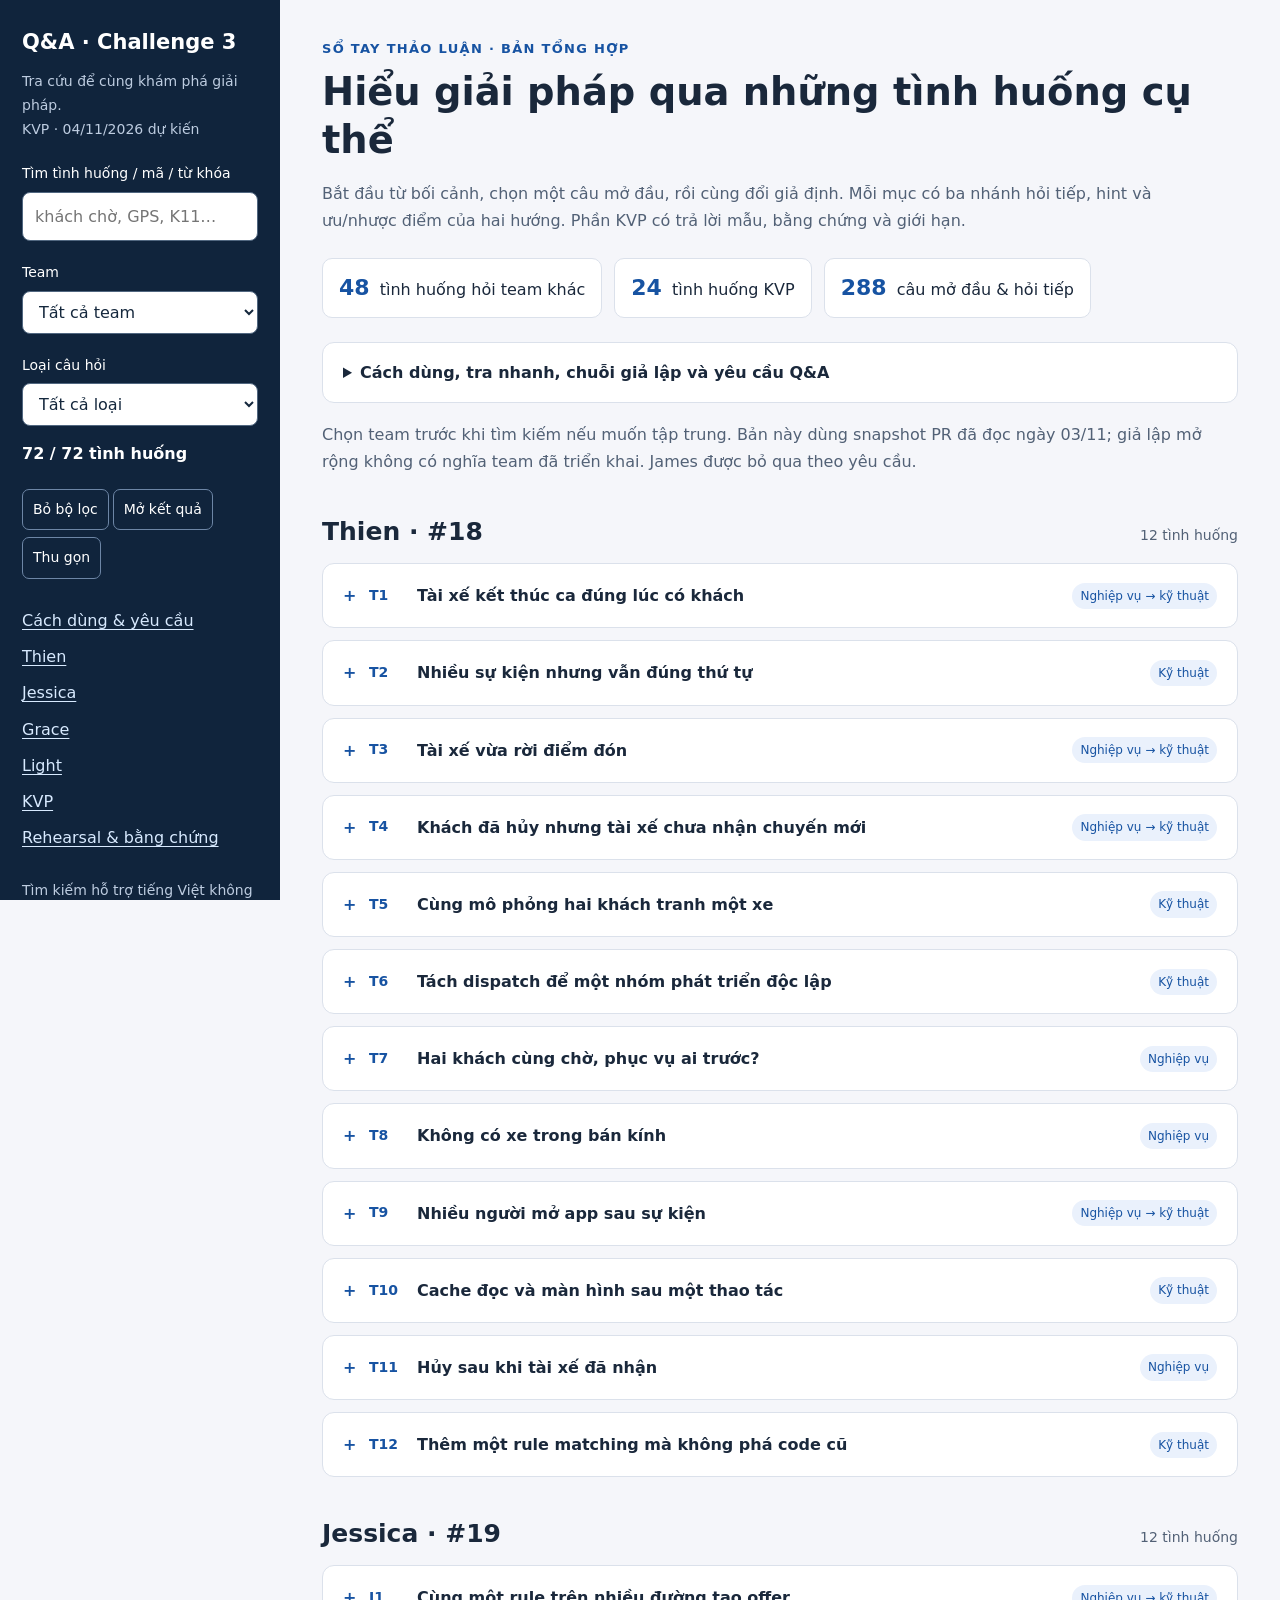
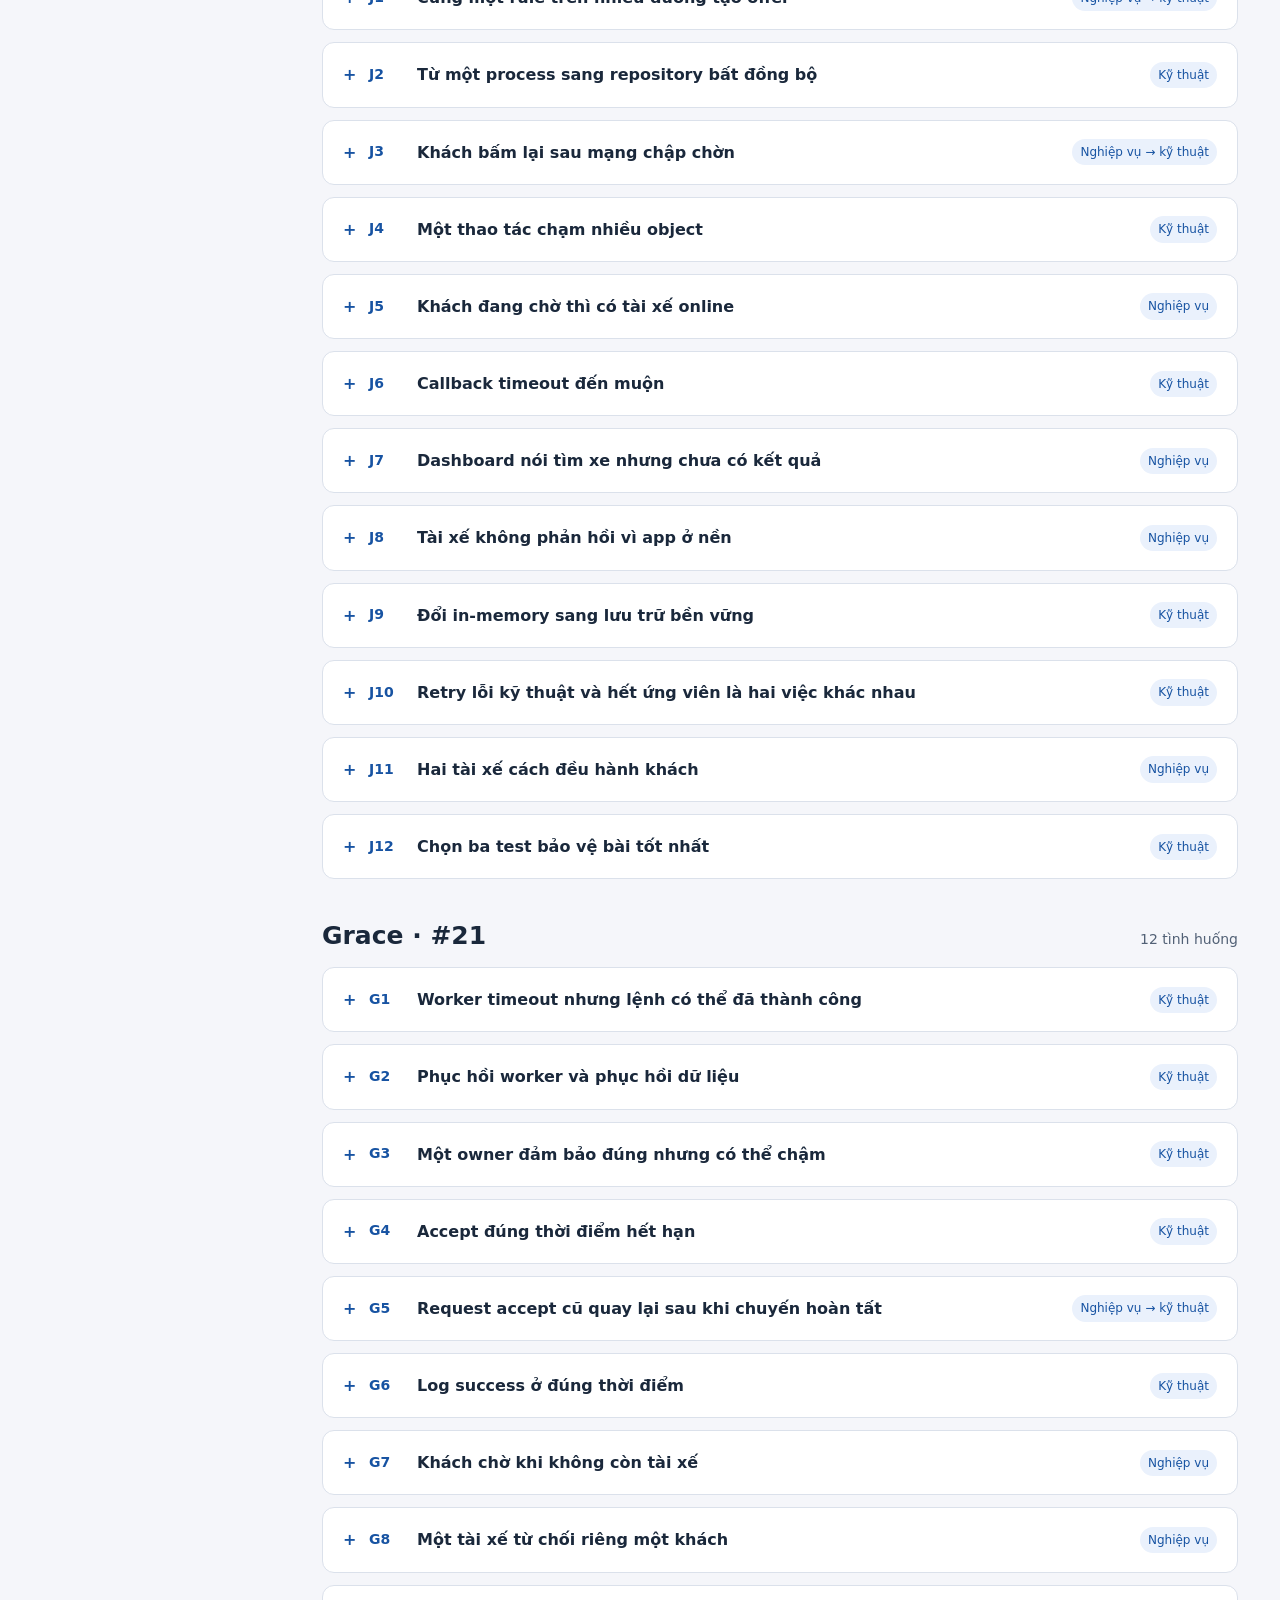
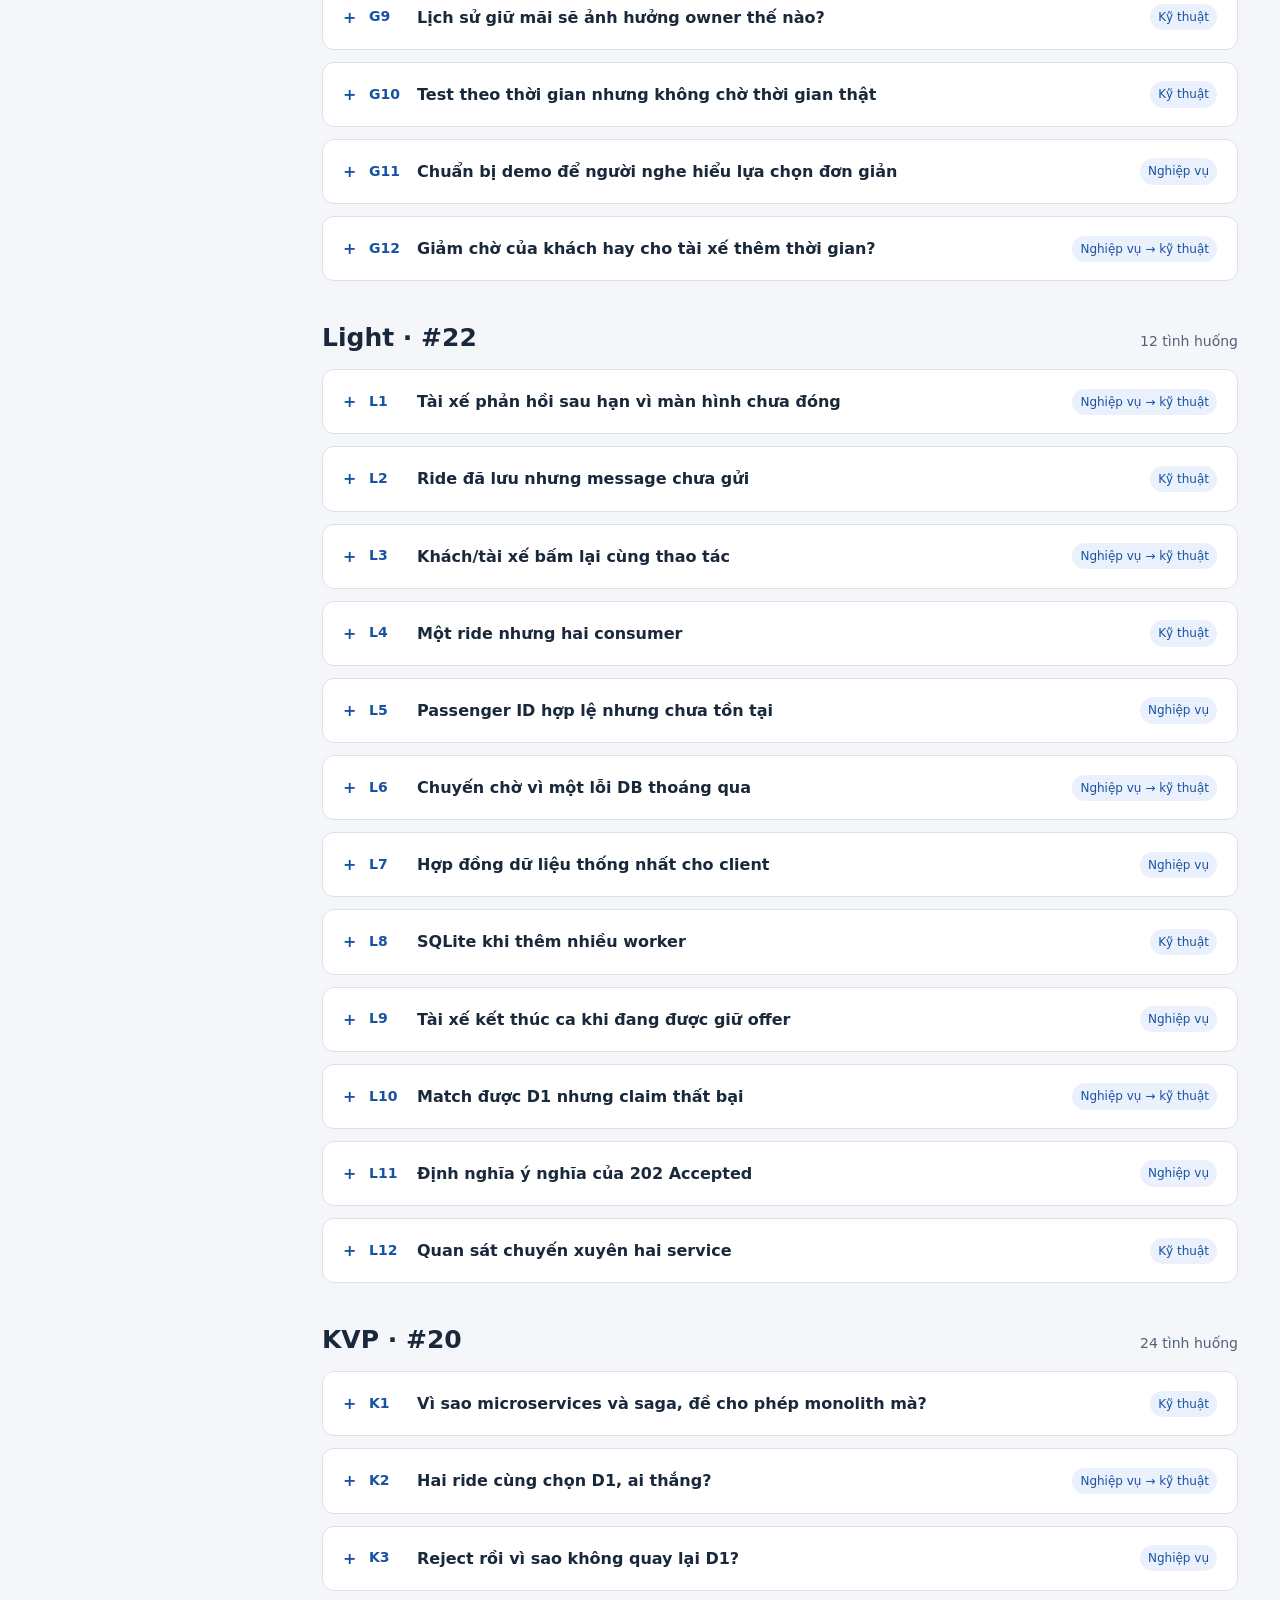
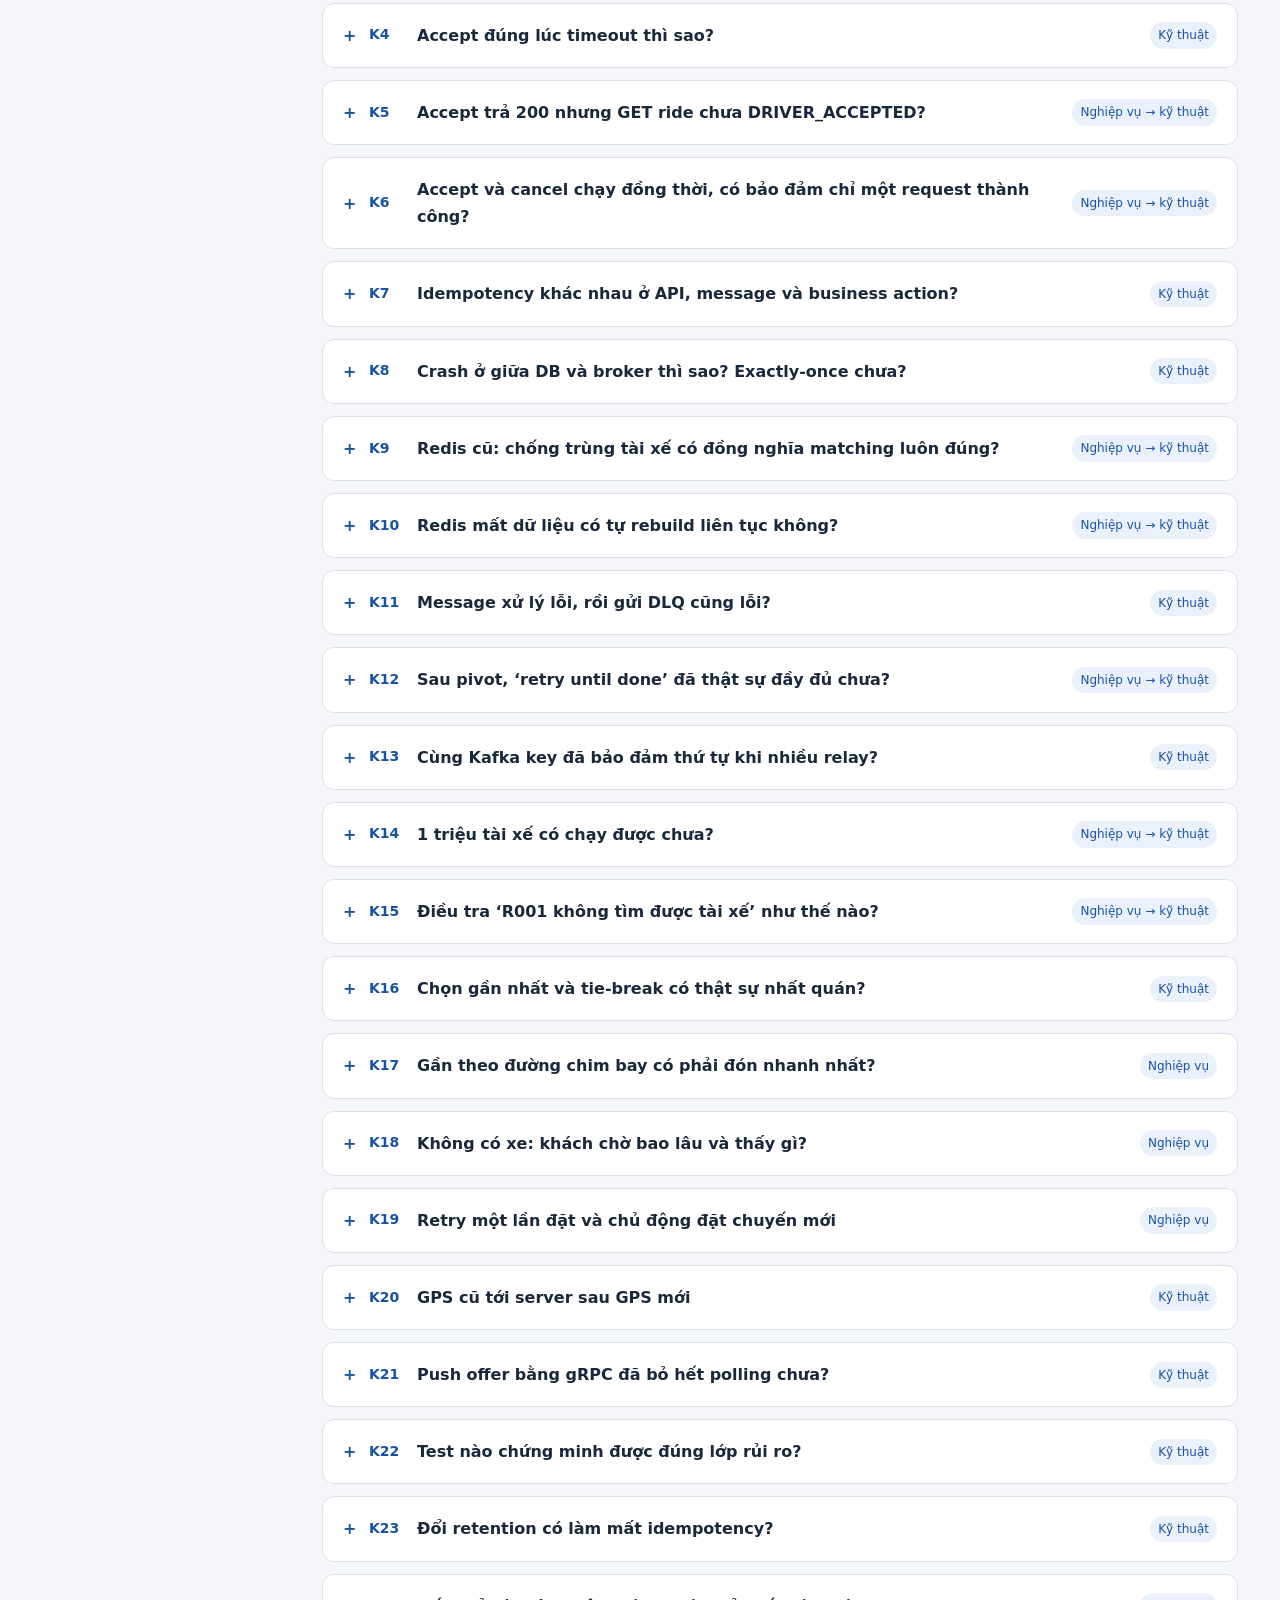
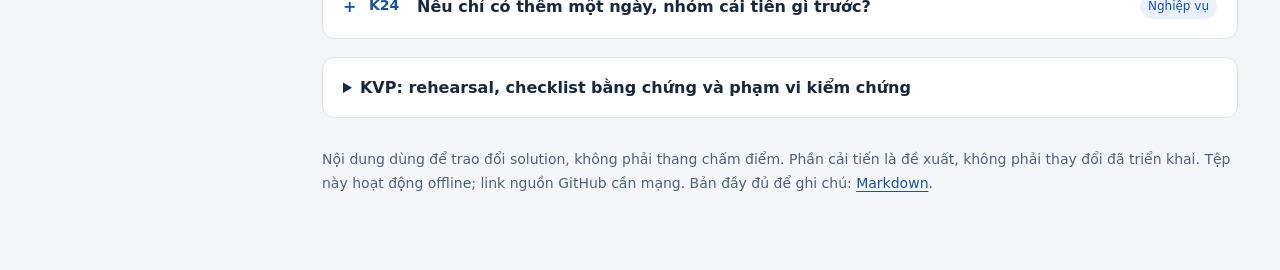
<file: coding-challenge-3/kvp/demo/QA-Challenge-3-Final.html>
<!doctype html><html lang="vi"><head><meta charset="utf-8"><meta name="viewport" content="width=device-width,initial-scale=1"><title>Sổ tay Q&A · Challenge 3 · KVP</title><style>
:root{color-scheme:light;--bg:#f5f6fa;--paper:#fff;--ink:#1a283b;--muted:#526176;--line:#dbe1eb;--brand:#1753a2;--tint:#eaf1fc}*{box-sizing:border-box}body{margin:0;background:var(--bg);color:var(--ink);font:16px/1.7 system-ui,-apple-system,BlinkMacSystemFont,"Segoe UI",sans-serif}a{color:var(--brand);text-underline-offset:3px;overflow-wrap:anywhere}button,input,select{font:inherit}button,select{cursor:pointer}.layout{display:grid;grid-template-columns:280px minmax(0,1fr);max-width:1500px;margin:auto}.sidebar{position:sticky;top:0;height:100vh;overflow:auto;padding:28px 22px;background:#10243c;color:#fff}.sidebar h2{margin:0 0 6px;font-size:21px}.sidebar p{color:#bdcce0;font-size:14px}.sidebar label{display:block;margin:20px 0 6px;font-size:14px}.sidebar input,.sidebar select{width:100%;padding:10px 12px;border-radius:8px;border:1px solid #516780;background:#fff;color:#15283d}.sidebar input:focus,.sidebar select:focus{outline:3px solid #8dc2ff;outline-offset:2px}.sidebar button{border:1px solid #6d86a6;border-radius:7px;padding:8px 10px;background:transparent;color:#fff;margin:7px 4px 0 0;font-size:14px}.sidebar nav{margin:28px 0;display:grid;gap:9px}.sidebar a{color:#d8eaff}.sidebar .count{padding:14px 0;color:#fff;font-weight:650}main{min-width:0;padding:38px 42px 60px}.eyebrow{color:var(--brand);font-size:13px;font-weight:750;letter-spacing:.1em;text-transform:uppercase}h1{font-size:clamp(27px,3vw,39px);line-height:1.25;margin:8px 0 14px}h2{font-size:25px;line-height:1.35;margin:0}h3{font-size:20px;line-height:1.4}h4{font-size:17px}.lead{max-width:880px;color:var(--muted)}.stats{display:flex;gap:12px;flex-wrap:wrap;margin:24px 0}.stat{background:var(--paper);border:1px solid var(--line);border-radius:10px;padding:10px 16px}.stat b{color:var(--brand);font-size:22px;margin-right:5px}.info{background:var(--paper);border:1px solid var(--line);border-radius:12px;margin:18px 0;padding:16px 20px}.info>summary{font-weight:700;cursor:pointer}.info[open]>summary{padding-bottom:14px}.team{margin-top:40px;scroll-margin-top:20px}.team-head{display:flex;align-items:baseline;justify-content:space-between;gap:12px;margin-bottom:14px}.team-head span{color:var(--muted);font-size:14px}.card{border:1px solid var(--line);background:var(--paper);border-radius:12px;margin:12px 0;scroll-margin-top:20px;overflow:hidden}.card>summary{cursor:pointer;padding:18px 20px;display:flex;align-items:center;gap:12px;list-style:none}.card>summary::-webkit-details-marker{display:none}.card>summary::before{content:'+';color:var(--brand);font-weight:800;flex:0 0 14px}.card[open]>summary::before{content:'−'}.cid{font-weight:800;color:var(--brand);font-size:14px;flex:0 0 36px}.ctitle{font-weight:650;flex:1}.badge{font-size:12px;background:var(--tint);color:var(--brand);padding:3px 8px;border-radius:20px;white-space:nowrap}.body{padding:0 24px 24px;border-top:1px solid #eef1f6}.body p{margin:16px 0}.body ol,.body ul{padding-left:23px}.body li{margin:10px 0}.reference{margin-top:22px;padding:14px 18px;background:#f6f8fc;border:1px solid var(--line);border-radius:8px}.reference>summary{cursor:pointer;font-weight:650;color:#304c73}.reference blockquote{background:#fff}.body blockquote,.info blockquote{border-left:3px solid #80a7db;margin:16px 0;padding:12px 18px;background:#f1f6fd}table{border-collapse:collapse;width:100%;font-size:14px;display:block;overflow:auto;margin:20px 0}td,th{text-align:left;vertical-align:top;border:1px solid var(--line);padding:9px 12px;min-width:130px}th{background:var(--tint)}code{background:#eaf0f7;padding:2px 5px;border-radius:4px;font-size:.88em;overflow-wrap:anywhere}pre{white-space:pre-wrap;overflow:auto}.empty{padding:30px;background:#fff;border:1px solid var(--line);border-radius:12px}.footer{margin-top:30px;color:var(--muted);font-size:14px}[hidden]{display:none!important}:focus-visible{outline:3px solid #6097dc;outline-offset:3px}summary:hover{background:#f7faff}.sidebar button:hover{background:#294563}.print-button{margin-top:20px!important}@media(max-width:900px){.layout{grid-template-columns:1fr}.sidebar{position:relative;height:auto;padding:20px}.sidebar nav{display:flex;flex-wrap:wrap;margin:16px 0}.sidebar .filters{display:grid;grid-template-columns:1fr 1fr;gap:0 16px}.sidebar .filters .searchbox{grid-column:1/-1}.sidebar label{margin-top:10px}main{padding:26px 18px}.card>summary{align-items:flex-start;padding:16px 14px;gap:8px}.badge{white-space:normal;max-width:115px}.body{padding:0 17px 20px}}@media print{.sidebar,.stats,.info>summary,.team-head span,.reference>summary{display:none}.layout{display:block}main{padding:0}.card,.info,.reference{break-inside:auto;border:0;border-radius:0}body{font-size:11pt;background:white}.team{break-before:page}.card>summary{font-size:14pt;padding:15px 0}.body{padding:0}a{color:#222}details>*{display:block!important}details{display:block!important}}
</style></head><body><div class="layout"><aside class="sidebar"><h2>Q&A · Challenge 3</h2><p>Tra cứu để cùng khám phá giải pháp.<br>KVP · 04/11/2026 dự kiến</p><div class="filters"><div class="searchbox"><label for="query">Tìm tình huống / mã / từ khóa</label><input id="query" type="search" placeholder="khách chờ, GPS, K11…" autocomplete="off"></div><div><label for="team">Team</label><select id="team"><option value="">Tất cả team</option><option value="T">Thien · #18</option><option value="J">Jessica · #19</option><option value="G">Grace · #21</option><option value="L">Light · #22</option><option value="K">KVP · chuẩn bị trả lời</option></select></div><div><label for="kind">Loại câu hỏi</label><select id="kind"><option value="">Tất cả loại</option><option value="B">Nghiệp vụ</option><option value="T">Kỹ thuật</option><option value="BT">Nghiệp vụ → kỹ thuật</option></select></div></div><div class="count" id="count" role="status" aria-live="polite"></div><button id="reset">Bỏ bộ lọc</button><button id="expand">Mở kết quả</button><button id="collapse">Thu gọn</button><nav aria-label="Điều hướng"><a href="#guide">Cách dùng & yêu cầu</a><a href="#team-t">Thien</a><a href="#team-j">Jessica</a><a href="#team-g">Grace</a><a href="#team-l">Light</a><a href="#team-k">KVP</a><a href="#rehearsal">Rehearsal & bằng chứng</a></nav><p>Tìm kiếm hỗ trợ tiếng Việt không dấu. Các ghi chú code và trả lời mẫu nằm trong phần mở riêng.</p><button id="print" class="print-button">In / lưu PDF</button></aside><main><div class="eyebrow">Sổ tay thảo luận · bản tổng hợp</div><h1>Hiểu giải pháp qua những tình huống cụ thể</h1><p class="lead">Bắt đầu từ bối cảnh, chọn một câu mở đầu, rồi cùng đổi giả định. Mỗi mục có ba nhánh hỏi tiếp, hint và ưu/nhược điểm của hai hướng. Phần KVP có trả lời mẫu, bằng chứng và giới hạn.</p><div class="stats"><div class="stat"><b>48</b> tình huống hỏi team khác</div><div class="stat"><b>24</b> tình huống KVP</div><div class="stat"><b>288</b> câu mở đầu & hỏi tiếp</div></div><details class="info" id="guide"><summary>Cách dùng, tra nhanh, chuỗi giả lập và yêu cầu Q&A</summary><p><strong>Dành cho KVP • tiếng Việt • chuẩn bị cho buổi dự kiến 04/11/2026.</strong> Bao gồm 48 tình huống hỏi bốn team khác và 24 tình huống KVP có thể nhận. Mỗi tình huống có một câu mở đầu và ba câu hỏi tiếp: tổng cộng 72 tình huống, 288 câu mở đầu/follow-up để chọn, không phải để hỏi hết.</p>
<p><strong>Tinh thần:</strong> cùng hiểu giải pháp, cùng thử giả lập và tìm thêm góc nhìn. Không có một đáp án kiến trúc duy nhất. Một câu trả lời tốt có thể là “scope hiện tại chưa làm; đây là giới hạn và hướng tiếp theo”. Với hành vi bắt buộc trong AC, vẫn cần phân biệt trade-off thiết kế với chưa đáp ứng yêu cầu.</p>
<p><strong>Phạm vi:</strong> Thien #18, Jessica #19, KVP #20, Grace #21, Light #22; bỏ James #23 theo yêu cầu. Dùng cùng snapshot đã đọc ngày 03/11/2026; không phải cập nhật mới hay đánh giá điểm số của PR. Các giả lập như một triệu tài xế, hai replica, app mất mạng, sự kiện đông khách là dữ kiện để thảo luận, không phải khẳng định team đã triển khai chúng.</p>
<h2>Cách dùng khi đang Q&amp;A</h2>
<ul>
<li><strong>Hỏi team khác:</strong> chọn một bối cảnh phù hợp phần họ vừa demo; chỉ đọc câu mở đầu. Để họ giải thích rồi chọn một nhánh, không đọc cả bốn câu liên tục.</li>
<li><strong>Câu trả lời đã rõ:</strong> dùng nhánh “thử thêm một biến thể” để khám phá giới hạn hoặc test.</li>
<li><strong>Họ cần thời gian:</strong> dùng hint để đưa ra hai hướng cùng bàn, không dùng hint như đáp án mẫu áp đặt.</li>
<li><strong>Có khác biệt ý kiến:</strong> hỏi điều kiện/ưu tiên nào khiến lựa chọn của họ hợp lý; dùng ưu/nhược điểm để so sánh.</li>
<li><strong>Chuẩn bị KVP:</strong> đọc tình huống, trả lời miệng 45–60 giây, rồi mới mở phần trả lời và bằng chứng; nói thêm giới hạn nếu bị hỏi tiếp.</li>
</ul>
<p><strong>Nhãn:</strong> B = nghiệp vụ riêng; T = kỹ thuật riêng; BT = từ tác động nghiệp vụ dẫn sang cơ chế kỹ thuật. Mục “Phạm vi” chỉ rõ AC liên quan hoặc phần mở rộng. Ý tưởng tương lai không được dùng để bắt team phải hoàn thành ngoài đề.</p>
<p><strong>Cách nối chuyện:</strong> “Mình hiểu team đang ưu tiên X. Mình thử thêm tình huống Y nhé…” → “Nếu ưu tiên đổi thành Z thì team sẽ đổi lựa chọn ở đâu?” → “Mình thấy hướng A có lợi này nhưng trả giá kia; team đánh giá thế nào?”</p>
<h2>Tra nhanh theo điều đang được thảo luận</h2>
<table>
<thead>
<tr>
<th>Chủ đề / dấu hiệu</th>
<th>Hỏi team khác</th>
<th>KVP chuẩn bị</th>
</tr>
</thead>
<tbody>
<tr>
<td>Tài xế nghỉ ca / offline</td>
<td>T1, L9</td>
<td>K2, K6</td>
</tr>
<tr>
<td>Không còn xe / khách chờ</td>
<td>T8, J5, G7</td>
<td>K18</td>
</tr>
<tr>
<td>Fairness / khách nào được phục vụ</td>
<td>T7, J11, G8</td>
<td>K3, K16; xem câu hỏi chung phía dưới</td>
</tr>
<tr>
<td>Nearest khác ETA</td>
<td>T3, J11</td>
<td>K17</td>
</tr>
<tr>
<td>Hủy hoặc nhận sát nhau</td>
<td>T4, T11, J6, G4, L1</td>
<td>K4, K5, K6</td>
</tr>
<tr>
<td>Retry / mất response / key</td>
<td>J3, G1, G5, L3, L11</td>
<td>K7, K8, K19</td>
</tr>
<tr>
<td>Hai ride / hai worker / DB race</td>
<td>T5, J2, L4, L8, L10</td>
<td>K2, K13, K22</td>
</tr>
<tr>
<td>State nhiều bước / failure recovery</td>
<td>J4, J9, J10, G2, L2, L6</td>
<td>K8, K10, K11, K12</td>
</tr>
<tr>
<td>Vị trí cũ / clock / GPS</td>
<td>T3, G4, L7</td>
<td>K4, K9, K16, K20</td>
</tr>
<tr>
<td>Scale / cache / throughput</td>
<td>T2, T9, T10, G3, G9, L8</td>
<td>K10, K13, K14, K21, K23</td>
</tr>
<tr>
<td>Logs / support / giải thích với client</td>
<td>T4, J7, G6, L11, L12</td>
<td>K5, K15, K18</td>
</tr>
<tr>
<td>Architecture / bước làm tiếp</td>
<td>T6, T12, J9, G11</td>
<td>K1, K14, K24</td>
</tr>
<tr>
<td>Test / chứng minh / regression</td>
<td>T5, J2, J12, G10</td>
<td>K4, K22</td>
</tr>
</tbody>
</table>
<p><strong>Nếu chỉ có một lượt mỗi team:</strong> T7 (business fairness), J5 (khách chờ khi có xe mới), G1 (timeout chưa biết kết quả), L11 (ý nghĩa 202). Nếu phần demo đã giải thích những câu đó, đổi sang câu khác trong bảng. Không cần cố chọn câu về gap để có một cuộc trao đổi có giá trị.</p>
<h2>Chuỗi giả lập chung có thể dùng với bất kỳ team nào</h2>
<p>Không mặc định họ đã làm phần mở rộng; hãy nói “mình cùng giả sử”.</p>
<table>
<thead>
<tr>
<th>Bước giả lập</th>
<th>Câu mở đầu</th>
<th>Câu hỏi tiếp nếu còn thời gian</th>
</tr>
</thead>
<tbody>
<tr>
<td>Một khách, một tài xế gần</td>
<td>Từ request đến offer, khi nào khách có thể tin rằng đã có một xe đang được giữ cho mình?</td>
<td>State nào phản ánh đang chờ tài xế và state nào là đã nhận?</td>
</tr>
<tr>
<td>Một khách, tài xế đầu reject</td>
<td>Sau reject, khách tiếp tục chờ và tài xế được dùng cho chuyến khác thế nào?</td>
<td>Nếu chỉ còn đúng tài xế vừa reject thì ride ở đâu?</td>
</tr>
<tr>
<td>Hai khách, một xe</td>
<td>Chính sách hiện tại quyết định ai giữ xe và người còn lại thấy gì?</td>
<td>Nếu muốn ưu tiên người chờ lâu, thay đổi ở queue policy hay driver claim?</td>
</tr>
<tr>
<td>Accept, cancel và deadline gần nhau</td>
<td>Hãy chọn một thứ tự thực thi rồi mô tả state cuối cho hai bên.</td>
<td>Đảo thứ tự hai bước thì kết quả nào vẫn hợp lệ, invariant nào không được đổi?</td>
</tr>
<tr>
<td>Message bị giao lại</td>
<td>Điều gì lặp lại được và điều gì không được tạo tác dụng phụ lần hai?</td>
<td>Nếu ID message mới nhưng business intent cũ thì sao?</td>
</tr>
<tr>
<td>Khách chờ, rồi có xe online</td>
<td>Ai đánh thức việc tìm xe lại?</td>
<td>Có cần queue fairness, rate limit hoặc đánh thức theo vùng không?</td>
</tr>
<tr>
<td>Tải tăng hoặc lỗi tạm thời</td>
<td>Team chọn quan sát tín hiệu nào trước khi đổi kiến trúc?</td>
<td>Lựa chọn tối ưu tốc độ có làm recovery hoặc correctness khó hơn không?</td>
</tr>
</tbody>
</table>
<h2>Quy định Q&amp;A và yêu cầu cần nhớ</h2>
<p>Theo <a href="https://github.com/twvn-dev-community-coding-challenge/coding-challenges/blob/e7a8c81df47be5560183f01fce1dbb18fa63125b/README.md#-deeper-discussion">README chính thức</a>, Solution Q&amp;A là thảo luận về bài nộp: cách hệ thống hoạt động, quyết định thiết kế, trade-off và khó khăn. Không dùng buổi này để hỏi reviewer về cách cho điểm. README không quy định một format câu hỏi bắt buộc, cũng không ghi thời lượng riêng cho từng câu Q&A; khung 10–15 phút thuộc phần trình bày Demo Day.</p>
<p>README có mục engagement: câu hỏi kỹ thuật có ý nghĩa +2/câu, tối đa +6/tháng; câu trả lời đặc biệt rõ +2. Mục này được mô tả là cộng vào Season Total, không phải mặc định cộng vào 100 điểm kỹ thuật của Challenge 3. Đừng coi hỏi nhiều hoặc hỏi khó là tự động được điểm.</p>
<p>Đề Challenge 3 dành 35 điểm cho AC, 20 kiến trúc, 15 distributed systems/concurrency, 15 testing, và mỗi phần scalability, observability, documentation là 5. Vì vậy, câu hỏi tốt nên nối <strong>yêu cầu → tình huống → cơ chế bảo vệ → bằng chứng</strong>. Kiến trúc nhiều công nghệ không bù cho AC sai. <a href="https://github.com/twvn-dev-community-coding-challenge/coding-challenges/blob/e7a8c81df47be5560183f01fce1dbb18fa63125b/coding-challenge-3/coding-challenge-3.md">Nguồn đề</a>.</p>
<h3>Những điểm quyết định cần nhớ</h3>
<table>
<thead>
<tr>
<th>Yêu cầu</th>
<th>Điểm cần kiểm tra</th>
<th>Tình huống dễ làm lộ vấn đề</th>
</tr>
</thead>
<tbody>
<tr>
<td>AC-01, AC-08</td>
<td>Cùng key/cùng nội dung trả kết quả gốc; khác nội dung phải từ chối; passenger phải tồn tại</td>
<td>Gửi trùng đồng thời, rồi retry sau khi chuyến đã hoàn tất</td>
</tr>
<tr>
<td>AC-02</td>
<td>OFFERED/BUSY không được nhận offer mới hay chuyển trực tiếp OFFLINE</td>
<td>Tài xế bấm offline đúng lúc dispatch tạo offer</td>
</tr>
<tr>
<td>AC-03, AC-04</td>
<td>Vị trí mới nhất; gần nhất trong 2 km mặc định; bằng khoảng cách chọn driverId nhỏ nhất theo thứ tự từ điển</td>
<td>Event vị trí chậm; hai tài xế cùng tọa độ; tài xế sát biên bán kính</td>
</tr>
<tr>
<td>AC-05, AC-07</td>
<td>Reject/timeout phải nhả tài xế, xóa assignedDriverId, rematch; loại tài xế đó vĩnh viễn cho riêng chuyến này</td>
<td>Chỉ có D1, D1 reject rồi available lại; thử mọi đường tạo offer</td>
</tr>
<tr>
<td>AC-05, AC-06</td>
<td>Timeout mặc định 30 giây, phải cấu hình được; terminal không mở lại</td>
<td>Accept đúng hạn hết giờ; timer cũ chạy sau khi tài xế nhận chuyến khác</td>
</tr>
<tr>
<td>AC-06</td>
<td>Có state machine rõ và lưu chuyển trạng thái</td>
<td>Complete khi chưa accept; event cũ đến sau CANCELLED</td>
</tr>
<tr>
<td>AC-09</td>
<td>Một tài xế tối đa một pending offer hoặc accepted ride</td>
<td>Hai ride khác nhau tranh D1; phải có automated concurrency test</td>
</tr>
<tr>
<td>AC-10</td>
<td>Tạo ride → event bất đồng bộ → dispatch; giải thích duplicate và failure</td>
<td>Crash sau DB commit, trước publish; crash sau xử lý trước ack</td>
</tr>
<tr>
<td>Observability</td>
<td>Theo được rideId, driverId, eventId trong log</td>
<td>“R001 đang kẹt ở đâu?” trong một phút</td>
</tr>
<tr>
<td>Scale</td>
<td>Nêu ≥3 bottleneck, ≥3 strategy, ≥2 trade-off; nói lộ trình 1k→100k→1M</td>
<td>Nút thắt là location writes hay số ride? Có benchmark chưa?</td>
</tr>
</tbody>
</table>
<p><strong>Chỗ đề dễ đọc thiếu:</strong> AC-05 có câu mô tả người kích hoạt cancel ở ba trạng thái trước accept, nhưng ngay sau đó có cả giải phóng BUSY khi hủy chuyến đã accept; AC-06 liệt kê rõ <code>DRIVER_ACCEPTED → CANCELLED</code>. Khi thảo luận, nên dùng toàn bộ yêu cầu và kiểm tra cả cancel sau accept, tránh kết luận chỉ được cancel trước accept.</p>
<p><strong>Phân biệt quan trọng:</strong> OFFERED là đang giữ một offer, chưa phải BUSY. Atomic claim ngăn trùng tài xế; không tự giải quyết vị trí cũ. Retry không đồng nghĩa idempotency. Có outbox không đồng nghĩa exactly-once. Kafka key không tự bảo đảm thứ tự trước khi message tới broker.</p>
<p>Database/broker thật, Docker, Kubernetes, auth, payment, ETA/traffic, dashboard và production geospatial infrastructure không phải yêu cầu bắt buộc. In-memory và modular monolith đều được phép. Hỏi về scale/crash để hiểu giới hạn và hướng phát triển, không mặc định đó là lỗi AC của bài in-memory.</p></details><p class="lead">Chọn team trước khi tìm kiếm nếu muốn tập trung. Bản này dùng snapshot PR đã đọc ngày 03/11; giả lập mở rộng không có nghĩa team đã triển khai. James được bỏ qua theo yêu cầu.</p><div id="empty" class="empty" hidden>Chưa có tình huống khớp. Thử từ ngắn hơn hoặc bỏ bộ lọc.</div><section class="team" id="team-t"><div class="team-head"><h2>Thien · #18</h2><span>12 tình huống</span></div><details class="card" id="t1" data-team="T" data-kind="BT"><summary><span class="cid">T1</span><span class="ctitle">Tài xế kết thúc ca đúng lúc có khách</span><span class="badge">Nghiệp vụ → kỹ thuật</span></summary><div class="body"><p><strong>Loại:</strong> Nghiệp vụ → kỹ thuật · <strong>Phạm vi:</strong> AC-02, AC-09</p>
<p><strong>Bối cảnh / giả lập:</strong> D1 sắp nghỉ ca; R1 vừa được dispatch giữ D1 nhưng màn hình tài xế chưa cập nhật.</p>
<p><strong>Câu mở đầu:</strong> “Nếu tài xế bấm offline ngay lúc đó, team muốn trải nghiệm của tài xế và hành khách diễn ra như thế nào?”</p>
<p><strong>Các nhánh hỏi tiếp — chọn một:</strong></p>
<ol>
<li><strong>Làm rõ hiện tại:</strong> “Trạng thái ở module nào quyết định tài xế còn nhận chuyến được không?”</li>
<li><strong>Thử thêm một khía cạnh:</strong> “Nếu hai module chưa đồng bộ, nhóm chọn chờ xác nhận hay bù lại offer?”</li>
<li><strong>Cùng phát triển giải pháp:</strong> “Nếu cần bám AC-02 chặt hơn, team muốn thay đổi ranh giới quyết định ở đâu?”</li>
</ol>
<p><strong>Hint nếu cần mở cuộc trao đổi:</strong> Có thể cùng so sánh quyền quyết định tại một nơi với cho phép cập nhật cục bộ rồi xử lý bù.</p>
<p><strong>Hai hướng để so sánh ưu/nhược điểm:</strong></p>
<ul>
<li><strong>A.</strong> Một nơi quyết định availability và claim: dễ giữ invariant ngay; đổi lại tăng coupling và chờ xử lý.</li>
<li><strong>B.</strong> Các module quyết định cục bộ rồi bù: độc lập và phản hồi nhanh hơn; đổi lại có cửa sổ trạng thái không thống nhất.</li>
</ul>
<p><strong>Chốt cuộc trao đổi:</strong> “Trong bối cảnh nào team giữ lựa chọn hiện tại, và dấu hiệu nào khiến team muốn đổi?”</p><details class="reference"><summary>Tra cứu bài nộp · ghi chú chuẩn bị riêng</summary><p><strong>Điểm xuất phát trong bài nộp:</strong> <a href="https://github.com/twvn-dev-community-coding-challenge/coding-challenges/blob/21e1dd3a29eb731d8a82327a3c1d59fef594bf8b/coding-challenge-3/thiennguyen/modules/driver/src/main/java/com/ridehailing/driver/application/DriverService.java">DriverService.changeAvailability</a>; <a href="https://github.com/twvn-dev-community-coding-challenge/coding-challenges/blob/21e1dd3a29eb731d8a82327a3c1d59fef594bf8b/coding-challenge-3/thiennguyen/modules/dispatch/src/main/java/com/ridehailing/dispatch/application/SupplyUpdates.java">SupplyUpdates</a>.</p>
<p><strong>Ghi chú nội bộ từ lần kiểm tra trước — không đọc thành lời buộc lỗi:</strong> <code>changeAvailability</code> quyết định trên bản sao assignment; code nói rõ offline có thể thành công trong khoảng trễ, rồi dispatch expire offer. AC-02 yêu cầu OFFERED/BUSY không đi trực tiếp OFFLINE. Đây là điểm cần team giải thích, không nên mặc định cơ chế bù đã tương đương yêu cầu chặn ngay.</p>
<p><strong>Ghi chú chuẩn bị riêng:</strong> Code cho phép availability được quyết định trên bản sao assignment; offline trong khoảng trễ có thể được bù bằng expire. Cần phân biệt eventual compensation với yêu cầu AC-02 chặn OFFERED/BUSY đi trực tiếp OFFLINE.</p></details></div></details><details class="card" id="t2" data-team="T" data-kind="T"><summary><span class="cid">T2</span><span class="ctitle">Nhiều sự kiện nhưng vẫn đúng thứ tự</span><span class="badge">Kỹ thuật</span></summary><div class="body"><p><strong>Loại:</strong> Kỹ thuật · <strong>Phạm vi:</strong> AC-10; scalability</p>
<p><strong>Bối cảnh / giả lập:</strong> Ứng dụng mở rộng; location events tăng trong khi chuyến vẫn cần xử lý theo thứ tự.</p>
<p><strong>Câu mở đầu:</strong> “Team đã chọn một outbox relay publish tại một thời điểm. Điều gì khiến lựa chọn này hợp lý ở quy mô hiện tại?”</p>
<p><strong>Các nhánh hỏi tiếp — chọn một:</strong></p>
<ol>
<li><strong>Làm rõ hiện tại:</strong> “Team theo dõi backlog hay thời gian từ commit đến publish bằng gì?”</li>
<li><strong>Thử thêm một khía cạnh:</strong> “Nếu một batch publish chậm, ride events bị ảnh hưởng ra sao?”</li>
<li><strong>Cùng phát triển giải pháp:</strong> “Khi tăng throughput, team muốn chia theo aggregate, khu vực hay đổi sang CDC?”</li>
</ol>
<p><strong>Hint nếu cần mở cuộc trao đổi:</strong> Có thể bắt đầu từ hai mục tiêu riêng: thứ tự mỗi đối tượng và tổng thông lượng.</p>
<p><strong>Hai hướng để so sánh ưu/nhược điểm:</strong></p>
<ul>
<li><strong>A.</strong> Một relay có lock: dễ hiểu và giữ thứ tự publish; đổi lại có điểm nghẽn và chậm lan truyền giữa các loại event.</li>
<li><strong>B.</strong> Nhiều relay theo quyền sở hữu key hoặc CDC: tăng thông lượng; đổi lại phải thiết kế ordering, failover và vận hành.</li>
</ul>
<p><strong>Chốt cuộc trao đổi:</strong> “Trong bối cảnh nào team giữ lựa chọn hiện tại, và dấu hiệu nào khiến team muốn đổi?”</p><details class="reference"><summary>Tra cứu bài nộp · ghi chú chuẩn bị riêng</summary><p><strong>Điểm xuất phát trong bài nộp:</strong> <a href="https://github.com/twvn-dev-community-coding-challenge/coding-challenges/blob/21e1dd3a29eb731d8a82327a3c1d59fef594bf8b/coding-challenge-3/thiennguyen/modules/common/src/main/java/com/ridehailing/common/events/OutboxRelay.java">OutboxRelay</a>; <a href="https://github.com/twvn-dev-community-coding-challenge/coding-challenges/blob/21e1dd3a29eb731d8a82327a3c1d59fef594bf8b/coding-challenge-3/thiennguyen/docs/scalability.md">scalability</a>.</p></details></div></details><details class="card" id="t3" data-team="T" data-kind="BT"><summary><span class="cid">T3</span><span class="ctitle">Tài xế vừa rời điểm đón</span><span class="badge">Nghiệp vụ → kỹ thuật</span></summary><div class="body"><p><strong>Loại:</strong> Nghiệp vụ → kỹ thuật · <strong>Phạm vi:</strong> AC-03, AC-04</p>
<p><strong>Bối cảnh / giả lập:</strong> D1 vừa cập nhật đã ra ngoài 2 km; hành khách gần vị trí cũ đặt xe ngay sau đó.</p>
<p><strong>Câu mở đầu:</strong> “Team đang hiểu vị trí mới nhất trong matching theo mốc nào, và khách có thể thấy điều gì trong khoảng dữ liệu đang đồng bộ?”</p>
<p><strong>Các nhánh hỏi tiếp — chọn một:</strong></p>
<ol>
<li><strong>Làm rõ hiện tại:</strong> “Update location đã trả thành công thì dispatch đã đọc thấy chưa?”</li>
<li><strong>Thử thêm một khía cạnh:</strong> “Có cách nào đo dữ liệu đang chậm bao lâu trước khi quyết định offer không?”</li>
<li><strong>Cùng phát triển giải pháp:</strong> “Nếu muốn giảm offer không phù hợp, team chọn xác minh lại ứng viên hay chờ projection bắt kịp?”</li>
</ol>
<p><strong>Hint nếu cần mở cuộc trao đổi:</strong> Có thể tách hai câu chuyện: không double-book và chọn đúng theo vị trí đủ mới.</p>
<p><strong>Hai hướng để so sánh ưu/nhược điểm:</strong></p>
<ul>
<li><strong>A.</strong> Dùng projection: tìm nhanh, giảm coupling; đổi lại chấp nhận lag và cần freshness policy.</li>
<li><strong>B.</strong> Xác minh authoritative data trước khi giữ: giảm rủi ro dữ liệu cũ; đổi lại thêm call/transaction và chưa tự tạo snapshot toàn đội xe.</li>
</ul>
<p><strong>Chốt cuộc trao đổi:</strong> “Trong bối cảnh nào team giữ lựa chọn hiện tại, và dấu hiệu nào khiến team muốn đổi?”</p><details class="reference"><summary>Tra cứu bài nộp · ghi chú chuẩn bị riêng</summary><p><strong>Điểm xuất phát trong bài nộp:</strong> <a href="https://github.com/twvn-dev-community-coding-challenge/coding-challenges/blob/21e1dd3a29eb731d8a82327a3c1d59fef594bf8b/coding-challenge-3/thiennguyen/modules/dispatch/src/main/java/com/ridehailing/dispatch/adapters/persistence/JdbcDriverSupplyRepository.java">supply projection</a>; <a href="https://github.com/twvn-dev-community-coding-challenge/coding-challenges/blob/21e1dd3a29eb731d8a82327a3c1d59fef594bf8b/coding-challenge-3/thiennguyen/modules/dispatch/src/main/java/com/ridehailing/dispatch/application/DispatchService.java">DispatchService</a>.</p></details></div></details><details class="card" id="t4" data-team="T" data-kind="BT"><summary><span class="cid">T4</span><span class="ctitle">Khách đã hủy nhưng tài xế chưa nhận chuyến mới</span><span class="badge">Nghiệp vụ → kỹ thuật</span></summary><div class="body"><p><strong>Loại:</strong> Nghiệp vụ → kỹ thuật · <strong>Phạm vi:</strong> AC-05, AC-06, AC-10; observability</p>
<p><strong>Bối cảnh / giả lập:</strong> Khách thấy CANCELLED, trong khi app tài xế vẫn BUSY do event release đang chậm.</p>
<p><strong>Câu mở đầu:</strong> “Team sẽ giải thích và xử lý tình huống tài xế nói đã hủy mà chưa nhận được chuyến mới như thế nào?”</p>
<p><strong>Các nhánh hỏi tiếp — chọn một:</strong></p>
<ol>
<li><strong>Làm rõ hiện tại:</strong> “Màn hình nên nói đang đồng bộ hay báo lỗi ngay?”</li>
<li><strong>Thử thêm một khía cạnh:</strong> “Đợi bao lâu thì xem là bất thường thay vì chậm bình thường?”</li>
<li><strong>Cùng phát triển giải pháp:</strong> “Nếu event bị đưa vào DLT, bước nào giúp ca trực phục hồi đúng chuyến?”</li>
</ol>
<p><strong>Hint nếu cần mở cuộc trao đổi:</strong> Nếu khó chọn ngưỡng, có thể nói trước tín hiệu cần đo: tuổi trạng thái, lag, outbox và event cuối.</p>
<p><strong>Hai hướng để so sánh ưu/nhược điểm:</strong></p>
<ul>
<li><strong>A.</strong> Chỉ dựa retry delivery: ít logic thêm; đổi lại event vào DLT có thể cần người xử lý.</li>
<li><strong>B.</strong> Thêm reconciliation theo invariant: phát hiện lệch trạng thái lâu; đổi lại phải tránh repair nhầm và thêm tải kiểm tra.</li>
</ul>
<p><strong>Chốt cuộc trao đổi:</strong> “Trong bối cảnh nào team giữ lựa chọn hiện tại, và dấu hiệu nào khiến team muốn đổi?”</p><details class="reference"><summary>Tra cứu bài nộp · ghi chú chuẩn bị riêng</summary><p><strong>Điểm xuất phát trong bài nộp:</strong> <a href="https://github.com/twvn-dev-community-coding-challenge/coding-challenges/blob/21e1dd3a29eb731d8a82327a3c1d59fef594bf8b/coding-challenge-3/thiennguyen/docs/sequence-diagram.md">sequence</a>; <a href="https://github.com/twvn-dev-community-coding-challenge/coding-challenges/blob/21e1dd3a29eb731d8a82327a3c1d59fef594bf8b/coding-challenge-3/thiennguyen/modules/dispatch/src/main/java/com/ridehailing/dispatch/application/RideOutcomes.java">RideOutcomes</a>; <a href="https://github.com/twvn-dev-community-coding-challenge/coding-challenges/blob/21e1dd3a29eb731d8a82327a3c1d59fef594bf8b/coding-challenge-3/thiennguyen/README.md">README failure semantics</a>.</p></details></div></details><details class="card" id="t5" data-team="T" data-kind="T"><summary><span class="cid">T5</span><span class="ctitle">Cùng mô phỏng hai khách tranh một xe</span><span class="badge">Kỹ thuật</span></summary><div class="body"><p><strong>Loại:</strong> Kỹ thuật · <strong>Phạm vi:</strong> AC-09; testing</p>
<p><strong>Bối cảnh / giả lập:</strong> Chỉ còn D1 available; hai hành khách đặt hai ride khác nhau gần như cùng lúc.</p>
<p><strong>Câu mở đầu:</strong> “Team có thể cùng mình dựng test nhỏ cho hai ride tranh D1 và giải thích điểm quyết định thắng thua không?”</p>
<p><strong>Các nhánh hỏi tiếp — chọn một:</strong></p>
<ol>
<li><strong>Làm rõ hiện tại:</strong> “Test làm sao cho cả hai cùng nhìn thấy một ứng viên trước khi claim?”</li>
<li><strong>Thử thêm một khía cạnh:</strong> “Ngoài response, trạng thái driver, ride và offer cần thỏa điều gì?”</li>
<li><strong>Cùng phát triển giải pháp:</strong> “Nếu cố tình bỏ một lớp bảo vệ, test nào nên báo lỗi?”</li>
</ol>
<p><strong>Hint nếu cần mở cuộc trao đổi:</strong> Có thể dùng barrier và hậu kiểm invariant, thay vì phụ thuộc sleep đúng thời điểm.</p>
<p><strong>Hai hướng để so sánh ưu/nhược điểm:</strong></p>
<ul>
<li><strong>A.</strong> CAS kèm unique constraint: bảo vệ ở DB và có lớp dự phòng; đổi lại cần hiểu conflict và xử lý loser.</li>
<li><strong>B.</strong> Khóa ứng dụng: dễ diễn giải trong một process; đổi lại không tự bảo vệ nhiều process hoặc code path bỏ qua lock.</li>
</ul>
<p><strong>Chốt cuộc trao đổi:</strong> “Trong bối cảnh nào team giữ lựa chọn hiện tại, và dấu hiệu nào khiến team muốn đổi?”</p><details class="reference"><summary>Tra cứu bài nộp · ghi chú chuẩn bị riêng</summary><p><strong>Điểm xuất phát trong bài nộp:</strong> <a href="https://github.com/twvn-dev-community-coding-challenge/coding-challenges/blob/21e1dd3a29eb731d8a82327a3c1d59fef594bf8b/coding-challenge-3/thiennguyen/app/src/integrationTest/java/com/ridehailing/acceptance/AC09ConcurrentAssignmentAcceptanceIT.java">AC-09 test</a>; <a href="https://github.com/twvn-dev-community-coding-challenge/coding-challenges/blob/21e1dd3a29eb731d8a82327a3c1d59fef594bf8b/coding-challenge-3/thiennguyen/README.md">README test strategy</a>.</p></details></div></details><details class="card" id="t6" data-team="T" data-kind="T"><summary><span class="cid">T6</span><span class="ctitle">Tách dispatch để một nhóm phát triển độc lập</span><span class="badge">Kỹ thuật</span></summary><div class="body"><p><strong>Loại:</strong> Kỹ thuật · <strong>Phạm vi:</strong> Architecture; trade-off</p>
<p><strong>Bối cảnh / giả lập:</strong> Sau challenge, một nhóm muốn deploy dispatch riêng mà không chờ ride/driver.</p>
<p><strong>Câu mở đầu:</strong> “Ranh giới module hiện tại giúp bước tách service ở đâu, và phần nào vẫn cần thiết kế lại?”</p>
<p><strong>Các nhánh hỏi tiếp — chọn một:</strong></p>
<ol>
<li><strong>Làm rõ hiện tại:</strong> “Phần transaction và shared outbox sẽ thay đổi gì?”</li>
<li><strong>Thử thêm một khía cạnh:</strong> “Làm sao nâng version event mà module cũ vẫn chạy được?”</li>
<li><strong>Cùng phát triển giải pháp:</strong> “Điều gì khiến team quyết định chưa tách ở quy mô nhỏ?”</li>
</ol>
<p><strong>Hint nếu cần mở cuộc trao đổi:</strong> Có thể xem đây là quyết định tổ chức và vận hành, không chỉ đổi packaging.</p>
<p><strong>Hai hướng để so sánh ưu/nhược điểm:</strong></p>
<ul>
<li><strong>A.</strong> Giữ modular monolith: deploy và transaction đơn giản; đổi lại không scale/deploy từng module riêng.</li>
<li><strong>B.</strong> Tách service: nhóm tự chủ và scale riêng; đổi lại thêm contract, mạng, recovery và observability.</li>
</ul>
<p><strong>Chốt cuộc trao đổi:</strong> “Trong bối cảnh nào team giữ lựa chọn hiện tại, và dấu hiệu nào khiến team muốn đổi?”</p><details class="reference"><summary>Tra cứu bài nộp · ghi chú chuẩn bị riêng</summary><p><strong>Điểm xuất phát trong bài nộp:</strong> <a href="https://github.com/twvn-dev-community-coding-challenge/coding-challenges/blob/21e1dd3a29eb731d8a82327a3c1d59fef594bf8b/coding-challenge-3/thiennguyen/docs/adr/ADR-002-decoupled-contexts.md">ADR decoupled contexts</a>; <a href="https://github.com/twvn-dev-community-coding-challenge/coding-challenges/blob/21e1dd3a29eb731d8a82327a3c1d59fef594bf8b/coding-challenge-3/thiennguyen/README.md">architecture</a>.</p></details></div></details><details class="card" id="t7" data-team="T" data-kind="B"><summary><span class="cid">T7</span><span class="ctitle">Hai khách cùng chờ, phục vụ ai trước?</span><span class="badge">Nghiệp vụ</span></summary><div class="body"><p><strong>Loại:</strong> Nghiệp vụ · <strong>Phạm vi:</strong> Mở rộng nghiệp vụ; không phải AC bổ sung</p>
<p><strong>Bối cảnh / giả lập:</strong> Trong bán kính chỉ có một xe; khách A đợi 40 giây, khách B vừa tạo yêu cầu và gần xe hơn.</p>
<p><strong>Câu mở đầu:</strong> “Nếu phát triển thành sản phẩm, team muốn ưu tiên khách chờ lâu hay ưu tiên khoảng cách gần nhất?”</p>
<p><strong>Các nhánh hỏi tiếp — chọn một:</strong></p>
<ol>
<li><strong>Làm rõ hiện tại:</strong> “Đề đang yêu cầu chọn driver cho từng ride; đã có chính sách ưu tiên giữa các ride chưa?”</li>
<li><strong>Thử thêm một khía cạnh:</strong> “Nếu luôn cho khách mới gần hơn, khách cũ có thể chờ mãi không?”</li>
<li><strong>Cùng phát triển giải pháp:</strong> “Team muốn theo dõi chỉ số nào để biết chính sách đang gây bất công?”</li>
</ol>
<p><strong>Hint nếu cần mở cuộc trao đổi:</strong> Có thể giữ thuật toán đúng đề hôm nay rồi bàn riêng queue age như một yêu cầu sản phẩm mới.</p>
<p><strong>Hai hướng để so sánh ưu/nhược điểm:</strong></p>
<ul>
<li><strong>A.</strong> Ưu tiên tuổi yêu cầu: dễ giải thích với khách, giảm starvation; đổi lại có thể tăng tổng quãng đường đón.</li>
<li><strong>B.</strong> Ưu tiên hiệu quả khoảng cách: giảm thời gian di chuyển tổng thể; đổi lại cần cơ chế chống một số khách chờ quá lâu.</li>
</ul>
<p><strong>Chốt cuộc trao đổi:</strong> “Trong bối cảnh nào team giữ lựa chọn hiện tại, và dấu hiệu nào khiến team muốn đổi?”</p><details class="reference"><summary>Tra cứu bài nộp · ghi chú chuẩn bị riêng</summary><p><strong>Điểm xuất phát:</strong> <a href="https://github.com/twvn-dev-community-coding-challenge/coding-challenges/blob/21e1dd3a29eb731d8a82327a3c1d59fef594bf8b/coding-challenge-3/thiennguyen/README.md">README snapshot đã đọc</a>. Đây là tình huống thảo luận/mở rộng; không khẳng định team đã có policy hoặc hạ tầng trong giả lập.</p></details></div></details><details class="card" id="t8" data-team="T" data-kind="B"><summary><span class="cid">T8</span><span class="ctitle">Không có xe trong bán kính</span><span class="badge">Nghiệp vụ</span></summary><div class="body"><p><strong>Loại:</strong> Nghiệp vụ · <strong>Phạm vi:</strong> AC-04, AC-07; mở rộng sản phẩm</p>
<p><strong>Bối cảnh / giả lập:</strong> Một hành khách ở khu vực ít tài xế; tìm trong 2 km chưa có kết quả.</p>
<p><strong>Câu mở đầu:</strong> “Ở phiên bản hiện tại, team muốn khách hiểu trạng thái MATCHING như thế nào?”</p>
<p><strong>Các nhánh hỏi tiếp — chọn một:</strong></p>
<ol>
<li><strong>Làm rõ hiện tại:</strong> “Khách nên tiếp tục chờ, chủ động hủy hay nhận gợi ý thử lại?”</li>
<li><strong>Thử thêm một khía cạnh:</strong> “Nếu mở rộng radius sau một thời gian, thông tin nào cần báo lại cho khách?”</li>
<li><strong>Cùng phát triển giải pháp:</strong> “Mở radius có còn đúng cấu hình/contract hiện tại không, hay phải là policy mới?”</li>
</ol>
<p><strong>Hint nếu cần mở cuộc trao đổi:</strong> Có thể bàn trải nghiệm chờ trước, rồi mới chọn cơ chế đánh thức matching.</p>
<p><strong>Hai hướng để so sánh ưu/nhược điểm:</strong></p>
<ul>
<li><strong>A.</strong> Giữ radius cố định: đúng contract, kết quả dễ dự đoán; đổi lại tỷ lệ không tìm được xe cao ở vùng thưa.</li>
<li><strong>B.</strong> Mở radius theo policy mới: tăng cơ hội có xe; đổi lại đón lâu hơn và phải thể hiện rõ thay đổi kỳ vọng.</li>
</ul>
<p><strong>Chốt cuộc trao đổi:</strong> “Trong bối cảnh nào team giữ lựa chọn hiện tại, và dấu hiệu nào khiến team muốn đổi?”</p><details class="reference"><summary>Tra cứu bài nộp · ghi chú chuẩn bị riêng</summary><p><strong>Điểm xuất phát:</strong> <a href="https://github.com/twvn-dev-community-coding-challenge/coding-challenges/blob/21e1dd3a29eb731d8a82327a3c1d59fef594bf8b/coding-challenge-3/thiennguyen/README.md">README snapshot đã đọc</a>. Đây là tình huống thảo luận/mở rộng; không khẳng định team đã có policy hoặc hạ tầng trong giả lập.</p></details></div></details><details class="card" id="t9" data-team="T" data-kind="BT"><summary><span class="cid">T9</span><span class="ctitle">Nhiều người mở app sau sự kiện</span><span class="badge">Nghiệp vụ → kỹ thuật</span></summary><div class="body"><p><strong>Loại:</strong> Nghiệp vụ → kỹ thuật · <strong>Phạm vi:</strong> AC-09; scalability; giả lập tải</p>
<p><strong>Bối cảnh / giả lập:</strong> Một sự kiện kết thúc; hàng trăm khách cùng đặt ở một địa điểm, mọi ride chọn những xe gần nhất giống nhau.</p>
<p><strong>Câu mở đầu:</strong> “Team sẽ nhận biết đang thiếu xe thật hay đang tốn thời gian vì các ride cùng tranh một số xe như thế nào?”</p>
<p><strong>Các nhánh hỏi tiếp — chọn một:</strong></p>
<ol>
<li><strong>Làm rõ hiện tại:</strong> “Metric conflict rate và matching latency sẽ giúp phân biệt ra sao?”</li>
<li><strong>Thử thêm một khía cạnh:</strong> “Tăng worker có thể giúp phần nào và làm contention nặng hơn ở đâu?”</li>
<li><strong>Cùng phát triển giải pháp:</strong> “Nếu thử batch matching, team chấp nhận thêm chờ bao nhiêu để đổi lấy ít xung đột?”</li>
</ol>
<p><strong>Hint nếu cần mở cuộc trao đổi:</strong> Có thể so sánh greedy theo từng ride với gom một cửa sổ nhỏ, coi con số cửa sổ là giả định thử nghiệm.</p>
<p><strong>Hai hướng để so sánh ưu/nhược điểm:</strong></p>
<ul>
<li><strong>A.</strong> Greedy từng ride: ít latency chủ động và đơn giản; đổi lại dễ tranh cùng ứng viên.</li>
<li><strong>B.</strong> Batch theo khu vực: phân bổ phối hợp hơn; đổi lại thêm latency, thuật toán và quy tắc công bằng.</li>
</ul>
<p><strong>Chốt cuộc trao đổi:</strong> “Trong bối cảnh nào team giữ lựa chọn hiện tại, và dấu hiệu nào khiến team muốn đổi?”</p><details class="reference"><summary>Tra cứu bài nộp · ghi chú chuẩn bị riêng</summary><p><strong>Điểm xuất phát:</strong> <a href="https://github.com/twvn-dev-community-coding-challenge/coding-challenges/blob/21e1dd3a29eb731d8a82327a3c1d59fef594bf8b/coding-challenge-3/thiennguyen/README.md">README snapshot đã đọc</a>. Đây là tình huống thảo luận/mở rộng; không khẳng định team đã có policy hoặc hạ tầng trong giả lập.</p></details></div></details><details class="card" id="t10" data-team="T" data-kind="T"><summary><span class="cid">T10</span><span class="ctitle">Cache đọc và màn hình sau một thao tác</span><span class="badge">Kỹ thuật</span></summary><div class="body"><p><strong>Loại:</strong> Kỹ thuật · <strong>Phạm vi:</strong> AC-06, AC-08; caching</p>
<p><strong>Bối cảnh / giả lập:</strong> Khách vừa cancel rồi refresh nhanh; bản đọc hoặc projection có thể chưa phản ánh trạng thái mong đợi.</p>
<p><strong>Câu mở đầu:</strong> “Team muốn client dựa vào response của command hay GET để biết thao tác vừa được ghi nhận?”</p>
<p><strong>Các nhánh hỏi tiếp — chọn một:</strong></p>
<ol>
<li><strong>Làm rõ hiện tại:</strong> “Cache có được dùng để quyết định accept/cancel không?”</li>
<li><strong>Thử thêm một khía cạnh:</strong> “Nếu client cần đọc thấy ngay thao tác của mình, version hoặc response có giúp không?”</li>
<li><strong>Cùng phát triển giải pháp:</strong> “Nếu Redis ngừng hoạt động, điều gì vẫn chạy và điều gì chậm hơn?”</li>
</ol>
<p><strong>Hint nếu cần mở cuộc trao đổi:</strong> Có thể tách read cache khỏi nguồn quyết định nghiệp vụ và thống nhất contract client.</p>
<p><strong>Hai hướng để so sánh ưu/nhược điểm:</strong></p>
<ul>
<li><strong>A.</strong> Cache cho read: giảm tải polling; đổi lại cần TTL/version/invalidation và chấp nhận độ trễ.</li>
<li><strong>B.</strong> Đọc DB cho mọi GET: đơn giản về freshness tại DB đó; đổi lại tăng tải và vẫn không loại projection lag xuyên module.</li>
</ul>
<p><strong>Chốt cuộc trao đổi:</strong> “Trong bối cảnh nào team giữ lựa chọn hiện tại, và dấu hiệu nào khiến team muốn đổi?”</p><details class="reference"><summary>Tra cứu bài nộp · ghi chú chuẩn bị riêng</summary><p><strong>Điểm xuất phát:</strong> <a href="https://github.com/twvn-dev-community-coding-challenge/coding-challenges/blob/21e1dd3a29eb731d8a82327a3c1d59fef594bf8b/coding-challenge-3/thiennguyen/README.md">README snapshot đã đọc</a>. Đây là tình huống thảo luận/mở rộng; không khẳng định team đã có policy hoặc hạ tầng trong giả lập.</p></details></div></details><details class="card" id="t11" data-team="T" data-kind="B"><summary><span class="cid">T11</span><span class="ctitle">Hủy sau khi tài xế đã nhận</span><span class="badge">Nghiệp vụ</span></summary><div class="body"><p><strong>Loại:</strong> Nghiệp vụ · <strong>Phạm vi:</strong> AC-05, AC-06; phí hủy ngoài scope</p>
<p><strong>Bối cảnh / giả lập:</strong> Khách thay đổi kế hoạch ngay sau accept; tài xế vừa thấy chuyến mới.</p>
<p><strong>Câu mở đầu:</strong> “Với phạm vi challenge, team xử lý cancel sau accept và giải phóng tài xế như thế nào?”</p>
<p><strong>Các nhánh hỏi tiếp — chọn một:</strong></p>
<ol>
<li><strong>Làm rõ hiện tại:</strong> “Thông báo nào giúp hai bên hiểu đây là chuyến đã hủy?”</li>
<li><strong>Thử thêm một khía cạnh:</strong> “Nếu request cancel bị gửi lại, có tạo thêm event hoặc tác dụng phụ không?”</li>
<li><strong>Cùng phát triển giải pháp:</strong> “Nếu sau này có phí hủy, phần nào nên là workflow riêng thay vì ghép vào dispatch?”</li>
</ol>
<p><strong>Hint nếu cần mở cuộc trao đổi:</strong> Có thể giữ phần chấm bài ở cancel/release; phí hủy chỉ là giả định mở rộng để bàn ranh giới.</p>
<p><strong>Hai hướng để so sánh ưu/nhược điểm:</strong></p>
<ul>
<li><strong>A.</strong> Cancel trong lifecycle hiện tại: phạm vi gọn, dễ test; đổi lại chưa xử lý phí/thông báo ngoài đề.</li>
<li><strong>B.</strong> Workflow riêng khi thêm phí: rõ trách nhiệm và retry; đổi lại thêm consistency và vận hành.</li>
</ul>
<p><strong>Chốt cuộc trao đổi:</strong> “Trong bối cảnh nào team giữ lựa chọn hiện tại, và dấu hiệu nào khiến team muốn đổi?”</p><details class="reference"><summary>Tra cứu bài nộp · ghi chú chuẩn bị riêng</summary><p><strong>Điểm xuất phát:</strong> <a href="https://github.com/twvn-dev-community-coding-challenge/coding-challenges/blob/21e1dd3a29eb731d8a82327a3c1d59fef594bf8b/coding-challenge-3/thiennguyen/README.md">README snapshot đã đọc</a>. Đây là tình huống thảo luận/mở rộng; không khẳng định team đã có policy hoặc hạ tầng trong giả lập.</p></details></div></details><details class="card" id="t12" data-team="T" data-kind="T"><summary><span class="cid">T12</span><span class="ctitle">Thêm một rule matching mà không phá code cũ</span><span class="badge">Kỹ thuật</span></summary><div class="body"><p><strong>Loại:</strong> Kỹ thuật · <strong>Phạm vi:</strong> Architecture; mở rộng ngoài scope</p>
<p><strong>Bối cảnh / giả lập:</strong> Một yêu cầu tương lai muốn tránh tài xế không đủ điều kiện cho một loại chuyến.</p>
<p><strong>Câu mở đầu:</strong> “Team sẽ đặt eligibility rule ở đâu để matcher, API và test cùng dùng được?”</p>
<p><strong>Các nhánh hỏi tiếp — chọn một:</strong></p>
<ol>
<li><strong>Làm rõ hiện tại:</strong> “Rule nào là lọc ứng viên, rule nào cần xác minh lại khi claim?”</li>
<li><strong>Thử thêm một khía cạnh:</strong> “Làm sao tránh mỗi entry point triển khai một phiên bản khác nhau?”</li>
<li><strong>Cùng phát triển giải pháp:</strong> “Team chọn unit test nào và integration test nào trước khi thêm rule?”</li>
</ol>
<p><strong>Hint nếu cần mở cuộc trao đổi:</strong> Có thể bàn nguyên tắc đặt invariant ở nơi quyết định, chưa cần implement loại xe trong challenge.</p>
<p><strong>Hai hướng để so sánh ưu/nhược điểm:</strong></p>
<ul>
<li><strong>A.</strong> Policy/eligibility tách rõ: dễ mở rộng và test; đổi lại thêm abstraction cần giữ đơn giản.</li>
<li><strong>B.</strong> Điều kiện trực tiếp trong query/use-case: ít lớp hơn; đổi lại dễ lặp rule hoặc khó đổi adapter.</li>
</ul>
<p><strong>Chốt cuộc trao đổi:</strong> “Trong bối cảnh nào team giữ lựa chọn hiện tại, và dấu hiệu nào khiến team muốn đổi?”</p><details class="reference"><summary>Tra cứu bài nộp · ghi chú chuẩn bị riêng</summary><p><strong>Điểm xuất phát:</strong> <a href="https://github.com/twvn-dev-community-coding-challenge/coding-challenges/blob/21e1dd3a29eb731d8a82327a3c1d59fef594bf8b/coding-challenge-3/thiennguyen/README.md">README snapshot đã đọc</a>. Đây là tình huống thảo luận/mở rộng; không khẳng định team đã có policy hoặc hạ tầng trong giả lập.</p></details></div></details></section><section class="team" id="team-j"><div class="team-head"><h2>Jessica · #19</h2><span>12 tình huống</span></div><details class="card" id="j1" data-team="J" data-kind="BT"><summary><span class="cid">J1</span><span class="ctitle">Cùng một rule trên nhiều đường tạo offer</span><span class="badge">Nghiệp vụ → kỹ thuật</span></summary><div class="body"><p><strong>Loại:</strong> Nghiệp vụ → kỹ thuật · <strong>Phạm vi:</strong> AC-05, AC-07</p>
<p><strong>Bối cảnh / giả lập:</strong> D1 đã reject R1; nhân viên demo dùng thao tác tạo offer trực tiếp thay vì automatic dispatch.</p>
<p><strong>Câu mở đầu:</strong> “Nếu cùng một chuyến được tạo offer bằng hai đường khác nhau, team muốn dùng chung quy tắc eligibility như thế nào?”</p>
<p><strong>Các nhánh hỏi tiếp — chọn một:</strong></p>
<ol>
<li><strong>Làm rõ hiện tại:</strong> “Sau reject, đường manual có cần loại D1 giống đường tự động không?”</li>
<li><strong>Thử thêm một khía cạnh:</strong> “Rule nên được kiểm tra ở matcher, tạo offer hay cả hai với vai trò khác nhau?”</li>
<li><strong>Cùng phát triển giải pháp:</strong> “Nếu thêm guard, team muốn test từ HTTP hay test use-case trước?”</li>
</ol>
<p><strong>Hint nếu cần mở cuộc trao đổi:</strong> Có thể cùng phân biệt shortlist cho nhanh với invariant bắt buộc tại nơi tạo offer.</p>
<p><strong>Hai hướng để so sánh ưu/nhược điểm:</strong></p>
<ul>
<li><strong>A.</strong> Guard trong use-case tạo offer: bảo vệ mọi entry point; đổi lại phải đọc eligibility/history tại điểm ghi.</li>
<li><strong>B.</strong> Chỉ lọc ở matcher: luồng tự động đơn giản; đổi lại đường manual hoặc entry point mới có thể bỏ qua rule.</li>
</ul>
<p><strong>Chốt cuộc trao đổi:</strong> “Trong bối cảnh nào team giữ lựa chọn hiện tại, và dấu hiệu nào khiến team muốn đổi?”</p><details class="reference"><summary>Tra cứu bài nộp · ghi chú chuẩn bị riêng</summary><p><strong>Điểm xuất phát trong bài nộp:</strong> <a href="https://github.com/twvn-dev-community-coding-challenge/coding-challenges/blob/12ddecf913eb7c392df10a87da8513dd02fd17c8/coding-challenge-3/jessicanguyen/src/routes/rides.ts">routes</a>; <a href="https://github.com/twvn-dev-community-coding-challenge/coding-challenges/blob/12ddecf913eb7c392df10a87da8513dd02fd17c8/coding-challenge-3/jessicanguyen/src/application/dispatch/create-ride-offer.ts">CreateRideOfferService</a>; <a href="https://github.com/twvn-dev-community-coding-challenge/coding-challenges/blob/12ddecf913eb7c392df10a87da8513dd02fd17c8/coding-challenge-3/jessicanguyen/src/application/dispatch/dispatch-ride.ts">DispatchRideService</a>.</p>
<p><strong>Ghi chú nội bộ từ lần kiểm tra trước — không đọc thành lời buộc lỗi:</strong> Dispatch tự động loại các tài xế từng nhận offer, nhưng <code>CreateRideOfferService.execute</code> không kiểm tra lịch sử loại trừ; route tạo offer trực tiếp gọi use-case này. Probe trên code đã build xác nhận có thể tạo PENDING offer mới cho D1 khi có lịch sử REJECTED và R1 MATCHING.</p></details></div></details><details class="card" id="j2" data-team="J" data-kind="T"><summary><span class="cid">J2</span><span class="ctitle">Từ một process sang repository bất đồng bộ</span><span class="badge">Kỹ thuật</span></summary><div class="body"><p><strong>Loại:</strong> Kỹ thuật · <strong>Phạm vi:</strong> AC-09; testing</p>
<p><strong>Bối cảnh / giả lập:</strong> Bài hiện dùng synchronous in-memory repository; tương lai đổi sang DB async.</p>
<p><strong>Câu mở đầu:</strong> “Trong phạm vi một Node process, cơ chế claim hiện bảo vệ điều gì, và bước nào thay đổi khi repository có await?”</p>
<p><strong>Các nhánh hỏi tiếp — chọn một:</strong></p>
<ol>
<li><strong>Làm rõ hiện tại:</strong> “Test Promise.all hiện mô phỏng được kiểu cạnh tranh nào?”</li>
<li><strong>Thử thêm một khía cạnh:</strong> “Nếu cả hai worker đọc cùng candidate rồi mới ghi, guard nên nằm ở đâu?”</li>
<li><strong>Cùng phát triển giải pháp:</strong> “Team có muốn dùng barrier hoặc fake trì hoãn để diễn tả interleaving đó không?”</li>
</ol>
<p><strong>Hint nếu cần mở cuộc trao đổi:</strong> Không cần mặc định single-process là kém; hãy gọi đúng phạm vi guarantee rồi bàn bước phát triển.</p>
<p><strong>Hai hướng để so sánh ưu/nhược điểm:</strong></p>
<ul>
<li><strong>A.</strong> Synchronous in-process claim: gọn và hợp lý cho demo; đổi lại không dùng làm chứng cứ distributed concurrency.</li>
<li><strong>B.</strong> DB conditional update: bảo vệ nhiều process cùng DB; đổi lại cần transaction, xử lý conflict và integration test.</li>
</ul>
<p><strong>Chốt cuộc trao đổi:</strong> “Trong bối cảnh nào team giữ lựa chọn hiện tại, và dấu hiệu nào khiến team muốn đổi?”</p><details class="reference"><summary>Tra cứu bài nộp · ghi chú chuẩn bị riêng</summary><p><strong>Điểm xuất phát trong bài nộp:</strong> <a href="https://github.com/twvn-dev-community-coding-challenge/coding-challenges/blob/12ddecf913eb7c392df10a87da8513dd02fd17c8/coding-challenge-3/jessicanguyen/tests/application/dispatch-ride.test.ts">test cạnh tranh</a>; <a href="https://github.com/twvn-dev-community-coding-challenge/coding-challenges/blob/12ddecf913eb7c392df10a87da8513dd02fd17c8/coding-challenge-3/jessicanguyen/src/infrastructure/persistence/in-memory-driver-repository.ts">claimForOffer</a>.</p></details></div></details><details class="card" id="j3" data-team="J" data-kind="BT"><summary><span class="cid">J3</span><span class="ctitle">Khách bấm lại sau mạng chập chờn</span><span class="badge">Nghiệp vụ → kỹ thuật</span></summary><div class="body"><p><strong>Loại:</strong> Nghiệp vụ → kỹ thuật · <strong>Phạm vi:</strong> AC-01, AC-08</p>
<p><strong>Bối cảnh / giả lập:</strong> Khách đặt xe, chưa nhận response rồi gửi lại; client có thể serialize JSON khác thứ tự.</p>
<p><strong>Câu mở đầu:</strong> “Với cùng ý định đặt chuyến, team muốn lần retry nhận lại kết quả gì?”</p>
<p><strong>Các nhánh hỏi tiếp — chọn một:</strong></p>
<ol>
<li><strong>Làm rõ hiện tại:</strong> “Nếu chỉ đổi thứ tự field, hệ thống coi cùng request hay khác request?”</li>
<li><strong>Thử thêm một khía cạnh:</strong> “Nếu ride đã tiến sang assigned/completed, create retry trả snapshot gốc hay state hiện tại?”</li>
<li><strong>Cùng phát triển giải pháp:</strong> “Team muốn client dùng GET để đọc state mới và POST để replay kết quả ra sao?”</li>
</ol>
<p><strong>Hint nếu cần mở cuộc trao đổi:</strong> Có thể dùng hai khái niệm: không tạo tác dụng phụ mới và hợp đồng response khi replay.</p>
<p><strong>Hai hướng để so sánh ưu/nhược điểm:</strong></p>
<ul>
<li><strong>A.</strong> Canonical payload và immutable snapshot: retry ổn định; đổi lại cần quy tắc normalize và lưu snapshot.</li>
<li><strong>B.</strong> Giữ object hiện tại: ít dữ liệu/lớp hơn; đổi lại kết quả replay đổi theo lifecycle, khó bám original-result contract.</li>
</ul>
<p><strong>Chốt cuộc trao đổi:</strong> “Trong bối cảnh nào team giữ lựa chọn hiện tại, và dấu hiệu nào khiến team muốn đổi?”</p><details class="reference"><summary>Tra cứu bài nộp · ghi chú chuẩn bị riêng</summary><p><strong>Điểm xuất phát trong bài nộp:</strong> <a href="https://github.com/twvn-dev-community-coding-challenge/coding-challenges/blob/12ddecf913eb7c392df10a87da8513dd02fd17c8/coding-challenge-3/jessicanguyen/src/application/rides/create-ride.ts">CreateRideService</a>; <a href="https://github.com/twvn-dev-community-coding-challenge/coding-challenges/blob/12ddecf913eb7c392df10a87da8513dd02fd17c8/coding-challenge-3/jessicanguyen/src/infrastructure/persistence/in-memory-ride-repository.ts">reference storage</a>.</p>
<p><strong>Ghi chú nội bộ từ lần kiểm tra trước — không đọc thành lời buộc lỗi:</strong> fingerprint là <code>JSON.stringify(input)</code> và record giữ cùng object Ride đang được repository sửa. Probe xác nhận đổi thứ tự field bị conflict; retry sau progression trả DRIVER_ASSIGNED. Không tạo thêm ride, nhưng cần làm rõ yêu cầu ‘original result’ và canonicalization.</p>
<p><strong>Ghi chú chuẩn bị riêng:</strong> Probe use-case trên code đã build xác nhận đổi thứ tự field bị conflict; record giữ reference của Ride nên replay sau progression trả state đã đổi. Đây khác nhau giữa không tạo thêm ride và trả original result.</p></details></div></details><details class="card" id="j4" data-team="J" data-kind="T"><summary><span class="cid">J4</span><span class="ctitle">Một thao tác chạm nhiều object</span><span class="badge">Kỹ thuật</span></summary><div class="body"><p><strong>Loại:</strong> Kỹ thuật · <strong>Phạm vi:</strong> AC-05, AC-09; architecture</p>
<p><strong>Bối cảnh / giả lập:</strong> Tạo offer cần đổi driver, ride, rồi lưu offer; giả lập adapter thứ hai ném lỗi.</p>
<p><strong>Câu mở đầu:</strong> “Nếu một lần tạo offer dừng giữa các bước ghi, team muốn hệ thống rollback hay sửa bù như thế nào?”</p>
<p><strong>Các nhánh hỏi tiếp — chọn một:</strong></p>
<ol>
<li><strong>Làm rõ hiện tại:</strong> “Trạng thái nào giúp phát hiện driver bị giữ nhưng chưa có offer?”</li>
<li><strong>Thử thêm một khía cạnh:</strong> “Với một DB, transaction nên bao trùm những write nào?”</li>
<li><strong>Cùng phát triển giải pháp:</strong> “Với nhiều DB, điều gì khiến compensation trở nên cần thiết?”</li>
</ol>
<p><strong>Hint nếu cần mở cuộc trao đổi:</strong> Có thể bắt đầu từ invariant sau thất bại thay vì chọn pattern ngay.</p>
<p><strong>Hai hướng để so sánh ưu/nhược điểm:</strong></p>
<ul>
<li><strong>A.</strong> Một transaction local: rollback rõ cho driver/ride/offer cùng DB; đổi lại ràng buộc ownership và phạm vi DB.</li>
<li><strong>B.</strong> Compensation nhiều owner: linh hoạt phân tách; đổi lại trạng thái trung gian, retry và reconciliation.</li>
</ul>
<p><strong>Chốt cuộc trao đổi:</strong> “Trong bối cảnh nào team giữ lựa chọn hiện tại, và dấu hiệu nào khiến team muốn đổi?”</p><details class="reference"><summary>Tra cứu bài nộp · ghi chú chuẩn bị riêng</summary><p><strong>Điểm xuất phát trong bài nộp:</strong> <a href="https://github.com/twvn-dev-community-coding-challenge/coding-challenges/blob/12ddecf913eb7c392df10a87da8513dd02fd17c8/coding-challenge-3/jessicanguyen/src/application/dispatch/create-ride-offer.ts">thứ tự ghi</a>; <a href="https://github.com/twvn-dev-community-coding-challenge/coding-challenges/blob/12ddecf913eb7c392df10a87da8513dd02fd17c8/coding-challenge-3/jessicanguyen/README.md">known limitations</a>.</p></details></div></details><details class="card" id="j5" data-team="J" data-kind="B"><summary><span class="cid">J5</span><span class="ctitle">Khách đang chờ thì có tài xế online</span><span class="badge">Nghiệp vụ</span></summary><div class="body"><p><strong>Loại:</strong> Nghiệp vụ · <strong>Phạm vi:</strong> AC-07; wake-up tự động là mở rộng</p>
<p><strong>Bối cảnh / giả lập:</strong> R1 chưa có xe và đang MATCHING; sau đó D2 online gần khách.</p>
<p><strong>Câu mở đầu:</strong> “Ở demo hiện tại, điều gì giúp khách được tìm xe lại khi có người online?”</p>
<p><strong>Các nhánh hỏi tiếp — chọn một:</strong></p>
<ol>
<li><strong>Làm rõ hiện tại:</strong> “Khách phải bấm retry hay hệ thống tự đánh thức chuyến?”</li>
<li><strong>Thử thêm một khía cạnh:</strong> “Nếu thêm tự động, team ưu tiên ride nào khi nhiều khách cùng chờ?”</li>
<li><strong>Cùng phát triển giải pháp:</strong> “Làm sao tránh mỗi location update kích hoạt quét lại tất cả ride?”</li>
</ol>
<p><strong>Hint nếu cần mở cuộc trao đổi:</strong> Có thể so sánh retry chủ động, polling có giới hạn và event theo vùng.</p>
<p><strong>Hai hướng để so sánh ưu/nhược điểm:</strong></p>
<ul>
<li><strong>A.</strong> Manual retry: dễ làm và dễ quan sát; đổi lại khách phải thao tác và có thể bỏ lỡ xe vừa xuất hiện.</li>
<li><strong>B.</strong> Wake-up theo vùng kèm backoff: chủ động hơn; đổi lại cần queue policy và tránh fan-out quá lớn.</li>
</ul>
<p><strong>Chốt cuộc trao đổi:</strong> “Trong bối cảnh nào team giữ lựa chọn hiện tại, và dấu hiệu nào khiến team muốn đổi?”</p><details class="reference"><summary>Tra cứu bài nộp · ghi chú chuẩn bị riêng</summary><p><strong>Điểm xuất phát trong bài nộp:</strong> <a href="https://github.com/twvn-dev-community-coding-challenge/coding-challenges/blob/12ddecf913eb7c392df10a87da8513dd02fd17c8/coding-challenge-3/jessicanguyen/src/application/dispatch/dispatch-ride.ts">no candidate</a>; <a href="https://github.com/twvn-dev-community-coding-challenge/coding-challenges/blob/12ddecf913eb7c392df10a87da8513dd02fd17c8/coding-challenge-3/jessicanguyen/README.md">manual retry</a>.</p></details></div></details><details class="card" id="j6" data-team="J" data-kind="T"><summary><span class="cid">J6</span><span class="ctitle">Callback timeout đến muộn</span><span class="badge">Kỹ thuật</span></summary><div class="body"><p><strong>Loại:</strong> Kỹ thuật · <strong>Phạm vi:</strong> AC-05, AC-06</p>
<p><strong>Bối cảnh / giả lập:</strong> Offer cũ đã kết thúc; D1 phục vụ chuyến khác, nhưng timer cũ mới chạy.</p>
<p><strong>Câu mở đầu:</strong> “Team xác định một timer còn quyền thay đổi trạng thái bằng cách nào?”</p>
<p><strong>Các nhánh hỏi tiếp — chọn một:</strong></p>
<ol>
<li><strong>Làm rõ hiện tại:</strong> “Chỉ driverId đã đủ chưa, hay cần rideId/offerId/status?”</li>
<li><strong>Thử thêm một khía cạnh:</strong> “Nếu accept và callback timeout chạy sát nhau, nhánh nào được phép ghi?”</li>
<li><strong>Cùng phát triển giải pháp:</strong> “Team dùng fake clock hay timer thật để test tình huống này?”</li>
</ol>
<p><strong>Hint nếu cần mở cuộc trao đổi:</strong> Có thể xem timer như lời nhắc kiểm tra lại state, không phải mệnh lệnh chắc chắn phải release.</p>
<p><strong>Hai hướng để so sánh ưu/nhược điểm:</strong></p>
<ul>
<li><strong>A.</strong> Timer per offer: dễ xây và nhanh cho demo; đổi lại phụ thuộc process và phải chặn callback cũ.</li>
<li><strong>B.</strong> Persistent deadline/sweeper: sống qua restart và quét lại được; đổi lại thêm lưu trữ, scan và độ trễ tick.</li>
</ul>
<p><strong>Chốt cuộc trao đổi:</strong> “Trong bối cảnh nào team giữ lựa chọn hiện tại, và dấu hiệu nào khiến team muốn đổi?”</p><details class="reference"><summary>Tra cứu bài nộp · ghi chú chuẩn bị riêng</summary><p><strong>Điểm xuất phát trong bài nộp:</strong> <a href="https://github.com/twvn-dev-community-coding-challenge/coding-challenges/blob/12ddecf913eb7c392df10a87da8513dd02fd17c8/coding-challenge-3/jessicanguyen/src/application/dispatch/expire-ride-offer.ts">ExpireRideOfferService</a>; <a href="https://github.com/twvn-dev-community-coding-challenge/coding-challenges/blob/12ddecf913eb7c392df10a87da8513dd02fd17c8/coding-challenge-3/jessicanguyen/tests/application/respond-to-ride-offer.test.ts">offer tests</a>.</p></details></div></details><details class="card" id="j7" data-team="J" data-kind="B"><summary><span class="cid">J7</span><span class="ctitle">Dashboard nói tìm xe nhưng chưa có kết quả</span><span class="badge">Nghiệp vụ</span></summary><div class="body"><p><strong>Loại:</strong> Nghiệp vụ · <strong>Phạm vi:</strong> AC-01, AC-05, AC-10; trải nghiệm demo</p>
<p><strong>Bối cảnh / giả lập:</strong> Khách vừa đặt; create trả REQUESTED, background consumer chưa chạy matching.</p>
<p><strong>Câu mở đầu:</strong> “Team muốn dashboard giúp khách hiểu những bước nào mà không lộ chi tiết nội bộ?”</p>
<p><strong>Các nhánh hỏi tiếp — chọn một:</strong></p>
<ol>
<li><strong>Làm rõ hiện tại:</strong> “Khi nào hiện đang tìm tài xế, khi nào hiện đang chờ tài xế phản hồi?”</li>
<li><strong>Thử thêm một khía cạnh:</strong> “Nếu lỗi kỹ thuật, thông báo nào khác với không có xe trong vùng?”</li>
<li><strong>Cùng phát triển giải pháp:</strong> “Nếu người dùng refresh, có khôi phục được cùng ride từ định danh nào?”</li>
</ol>
<p><strong>Hint nếu cần mở cuộc trao đổi:</strong> Có thể bàn ngôn ngữ trạng thái trước, rồi mới quyết định polling và error contract.</p>
<p><strong>Hai hướng để so sánh ưu/nhược điểm:</strong></p>
<ul>
<li><strong>A.</strong> Ít trạng thái hiển thị: dễ hiểu; đổi lại khó phân biệt chờ bình thường với lỗi.</li>
<li><strong>B.</strong> Trạng thái hiển thị theo giai đoạn: rõ kỳ vọng hơn; đổi lại cần mapping nhất quán và tránh nhấp nháy khi state đổi nhanh.</li>
</ul>
<p><strong>Chốt cuộc trao đổi:</strong> “Trong bối cảnh nào team giữ lựa chọn hiện tại, và dấu hiệu nào khiến team muốn đổi?”</p><details class="reference"><summary>Tra cứu bài nộp · ghi chú chuẩn bị riêng</summary><p><strong>Điểm xuất phát:</strong> <a href="https://github.com/twvn-dev-community-coding-challenge/coding-challenges/blob/12ddecf913eb7c392df10a87da8513dd02fd17c8/coding-challenge-3/jessicanguyen/README.md">README snapshot đã đọc</a>. Đây là tình huống thảo luận/mở rộng; không khẳng định team đã có policy hoặc hạ tầng trong giả lập.</p></details></div></details><details class="card" id="j8" data-team="J" data-kind="B"><summary><span class="cid">J8</span><span class="ctitle">Tài xế không phản hồi vì app ở nền</span><span class="badge">Nghiệp vụ</span></summary><div class="body"><p><strong>Loại:</strong> Nghiệp vụ · <strong>Phạm vi:</strong> AC-05, AC-07</p>
<p><strong>Bối cảnh / giả lập:</strong> D1 được giữ offer nhưng điện thoại mất mạng, không có accept/reject.</p>
<p><strong>Câu mở đầu:</strong> “Vì sao timeout 30 giây là lựa chọn phù hợp trong demo, và nó ảnh hưởng khách/tài xế ra sao?”</p>
<p><strong>Các nhánh hỏi tiếp — chọn một:</strong></p>
<ol>
<li><strong>Làm rõ hiện tại:</strong> “Nếu giảm còn 10 giây, ai được lợi và ai bị thiệt?”</li>
<li><strong>Thử thêm một khía cạnh:</strong> “Nếu tăng 60 giây, tài xế bị giữ chỗ và khách chờ thế nào?”</li>
<li><strong>Cùng phát triển giải pháp:</strong> “Một timeout có nên được coi giống explicit reject trong lịch sử chuyến không?”</li>
</ol>
<p><strong>Hint nếu cần mở cuộc trao đổi:</strong> Đề mặc định 30 giây và xem timeout như reject; chính sách khác là giả định tương lai.</p>
<p><strong>Hai hướng để so sánh ưu/nhược điểm:</strong></p>
<ul>
<li><strong>A.</strong> Timeout ngắn: nhả xe/rematch sớm; đổi lại dễ bỏ lỡ tài xế phản hồi chậm.</li>
<li><strong>B.</strong> Timeout dài: cho tài xế thêm thời gian; đổi lại khóa năng lực và kéo dài chờ khách.</li>
</ul>
<p><strong>Chốt cuộc trao đổi:</strong> “Trong bối cảnh nào team giữ lựa chọn hiện tại, và dấu hiệu nào khiến team muốn đổi?”</p><details class="reference"><summary>Tra cứu bài nộp · ghi chú chuẩn bị riêng</summary><p><strong>Điểm xuất phát:</strong> <a href="https://github.com/twvn-dev-community-coding-challenge/coding-challenges/blob/12ddecf913eb7c392df10a87da8513dd02fd17c8/coding-challenge-3/jessicanguyen/README.md">README snapshot đã đọc</a>. Đây là tình huống thảo luận/mở rộng; không khẳng định team đã có policy hoặc hạ tầng trong giả lập.</p></details></div></details><details class="card" id="j9" data-team="J" data-kind="T"><summary><span class="cid">J9</span><span class="ctitle">Đổi in-memory sang lưu trữ bền vững</span><span class="badge">Kỹ thuật</span></summary><div class="body"><p><strong>Loại:</strong> Kỹ thuật · <strong>Phạm vi:</strong> Architecture; failure recovery; mở rộng</p>
<p><strong>Bối cảnh / giả lập:</strong> Team muốn demo giữ được ride và offer sau restart.</p>
<p><strong>Câu mở đầu:</strong> “Nếu chỉ được thay từng bước, team ưu tiên lưu bền vững phần nào trước?”</p>
<p><strong>Các nhánh hỏi tiếp — chọn một:</strong></p>
<ol>
<li><strong>Làm rõ hiện tại:</strong> “Ride, idempotency record và event cần commit cùng nhau ở đâu?”</li>
<li><strong>Thử thêm một khía cạnh:</strong> “Timer đang nằm trong memory sẽ khôi phục bằng dữ liệu gì?”</li>
<li><strong>Cùng phát triển giải pháp:</strong> “Có phần nào của repository port hiện tại cần đổi sang async không?”</li>
</ol>
<p><strong>Hint nếu cần mở cuộc trao đổi:</strong> Có thể đi từ một DB và outbox trong monolith, chưa cần tách microservices.</p>
<p><strong>Hai hướng để so sánh ưu/nhược điểm:</strong></p>
<ul>
<li><strong>A.</strong> Một DB và outbox: giữ atomicity local, giảm crash gap; đổi lại thêm migrations và relay.</li>
<li><strong>B.</strong> Chỉ persist ride trước: ít việc ban đầu; đổi lại event/timer/dedup vẫn có thể mất và cần ghi rõ giới hạn.</li>
</ul>
<p><strong>Chốt cuộc trao đổi:</strong> “Trong bối cảnh nào team giữ lựa chọn hiện tại, và dấu hiệu nào khiến team muốn đổi?”</p><details class="reference"><summary>Tra cứu bài nộp · ghi chú chuẩn bị riêng</summary><p><strong>Điểm xuất phát:</strong> <a href="https://github.com/twvn-dev-community-coding-challenge/coding-challenges/blob/12ddecf913eb7c392df10a87da8513dd02fd17c8/coding-challenge-3/jessicanguyen/README.md">README snapshot đã đọc</a>. Đây là tình huống thảo luận/mở rộng; không khẳng định team đã có policy hoặc hạ tầng trong giả lập.</p></details></div></details><details class="card" id="j10" data-team="J" data-kind="T"><summary><span class="cid">J10</span><span class="ctitle">Retry lỗi kỹ thuật và hết ứng viên là hai việc khác nhau</span><span class="badge">Kỹ thuật</span></summary><div class="body"><p><strong>Loại:</strong> Kỹ thuật · <strong>Phạm vi:</strong> AC-10; observability</p>
<p><strong>Bối cảnh / giả lập:</strong> Một event xử lý lỗi adapter, trong khi ride khác không có tài xế phù hợp.</p>
<p><strong>Câu mở đầu:</strong> “Team muốn phân biệt hai trường hợp này trong queue và log thế nào?”</p>
<p><strong>Các nhánh hỏi tiếp — chọn một:</strong></p>
<ol>
<li><strong>Làm rõ hiện tại:</strong> “Không có candidate có nên tiêu hết ba lần retry kỹ thuật không?”</li>
<li><strong>Thử thêm một khía cạnh:</strong> “Sau max attempts, ai biết và thao tác nào giúp thử lại an toàn?”</li>
<li><strong>Cùng phát triển giải pháp:</strong> “Nếu lỗi dữ liệu không sửa bằng retry, có nên dừng sớm hơn không?”</li>
</ol>
<p><strong>Hint nếu cần mở cuộc trao đổi:</strong> Có thể tách kết quả nghiệp vụ hợp lệ khỏi lỗi hạ tầng, rồi mới chọn retry policy.</p>
<p><strong>Hai hướng để so sánh ưu/nhược điểm:</strong></p>
<ul>
<li><strong>A.</strong> Retry hữu hạn và dead letter: tránh vòng lặp vô tận; đổi lại cần cách quan sát và phục hồi.</li>
<li><strong>B.</strong> Retry không giới hạn: có cơ hội tự qua lỗi tạm thời; đổi lại dễ kẹt queue và che lỗi vĩnh viễn.</li>
</ul>
<p><strong>Chốt cuộc trao đổi:</strong> “Trong bối cảnh nào team giữ lựa chọn hiện tại, và dấu hiệu nào khiến team muốn đổi?”</p><details class="reference"><summary>Tra cứu bài nộp · ghi chú chuẩn bị riêng</summary><p><strong>Điểm xuất phát:</strong> <a href="https://github.com/twvn-dev-community-coding-challenge/coding-challenges/blob/12ddecf913eb7c392df10a87da8513dd02fd17c8/coding-challenge-3/jessicanguyen/README.md">README snapshot đã đọc</a>. Đây là tình huống thảo luận/mở rộng; không khẳng định team đã có policy hoặc hạ tầng trong giả lập.</p></details></div></details><details class="card" id="j11" data-team="J" data-kind="B"><summary><span class="cid">J11</span><span class="ctitle">Hai tài xế cách đều hành khách</span><span class="badge">Nghiệp vụ</span></summary><div class="body"><p><strong>Loại:</strong> Nghiệp vụ · <strong>Phạm vi:</strong> AC-04; fairness ngoài scope</p>
<p><strong>Bối cảnh / giả lập:</strong> D-A và D-B cùng tọa độ hoặc cùng khoảng cách tính được.</p>
<p><strong>Câu mở đầu:</strong> “Team có thể demo tie-break để cùng một input luôn cho cùng kết quả không?”</p>
<p><strong>Các nhánh hỏi tiếp — chọn một:</strong></p>
<ol>
<li><strong>Làm rõ hiện tại:</strong> “Vì sao đề chọn driverId thay vì ngẫu nhiên?”</li>
<li><strong>Thử thêm một khía cạnh:</strong> “Nếu luôn ưu tiên cùng một tài xế trong sản phẩm thật, cần đo thêm gì về fairness?”</li>
<li><strong>Cùng phát triển giải pháp:</strong> “Một chính sách fairness mới có được thay thẳng rule chấm bài không?”</li>
</ol>
<p><strong>Hint nếu cần mở cuộc trao đổi:</strong> Có thể tách deterministic tie-break đúng đề khỏi fairness policy của sản phẩm.</p>
<p><strong>Hai hướng để so sánh ưu/nhược điểm:</strong></p>
<ul>
<li><strong>A.</strong> driverId tie-break: ổn định và dễ test; đổi lại không đại diện công bằng phân phối chuyến dài hạn.</li>
<li><strong>B.</strong> Rotation/idle-time ở sản phẩm tương lai: cải thiện fairness theo mục tiêu; đổi lại thay contract và cần dữ liệu thêm.</li>
</ul>
<p><strong>Chốt cuộc trao đổi:</strong> “Trong bối cảnh nào team giữ lựa chọn hiện tại, và dấu hiệu nào khiến team muốn đổi?”</p><details class="reference"><summary>Tra cứu bài nộp · ghi chú chuẩn bị riêng</summary><p><strong>Điểm xuất phát:</strong> <a href="https://github.com/twvn-dev-community-coding-challenge/coding-challenges/blob/12ddecf913eb7c392df10a87da8513dd02fd17c8/coding-challenge-3/jessicanguyen/README.md">README snapshot đã đọc</a>. Đây là tình huống thảo luận/mở rộng; không khẳng định team đã có policy hoặc hạ tầng trong giả lập.</p></details></div></details><details class="card" id="j12" data-team="J" data-kind="T"><summary><span class="cid">J12</span><span class="ctitle">Chọn ba test bảo vệ bài tốt nhất</span><span class="badge">Kỹ thuật</span></summary><div class="body"><p><strong>Loại:</strong> Kỹ thuật · <strong>Phạm vi:</strong> Testing; AC-08, AC-09</p>
<p><strong>Bối cảnh / giả lập:</strong> Team chỉ còn ít thời gian trước demo, muốn tránh regression khi chỉnh UI/API.</p>
<p><strong>Câu mở đầu:</strong> “Nếu chỉ giữ ba nhóm test quan trọng nhất cho dispatch, team sẽ chọn gì và vì sao?”</p>
<p><strong>Các nhánh hỏi tiếp — chọn một:</strong></p>
<ol>
<li><strong>Làm rõ hiện tại:</strong> “Một test invariant nào quan trọng hơn chỉ kiểm tra HTTP 200?”</li>
<li><strong>Thử thêm một khía cạnh:</strong> “Test nào bảo vệ rule ở mọi entry point?”</li>
<li><strong>Cùng phát triển giải pháp:</strong> “Nếu sau này repository async, nhóm test nào cần nâng từ unit sang integration?”</li>
</ol>
<p><strong>Hint nếu cần mở cuộc trao đổi:</strong> Có thể ưu tiên double-book, lifecycle/exclusion và idempotent create trước các test cosmetic.</p>
<p><strong>Hai hướng để so sánh ưu/nhược điểm:</strong></p>
<ul>
<li><strong>A.</strong> Unit/use-case tests: nhanh và giúp sửa rule dễ; đổi lại không chứng minh transaction/adapter thật.</li>
<li><strong>B.</strong> Integration/scenario tests: gần hành vi thực tế hơn; đổi lại chậm, setup nhiều và khó isolate lỗi hơn.</li>
</ul>
<p><strong>Chốt cuộc trao đổi:</strong> “Trong bối cảnh nào team giữ lựa chọn hiện tại, và dấu hiệu nào khiến team muốn đổi?”</p><details class="reference"><summary>Tra cứu bài nộp · ghi chú chuẩn bị riêng</summary><p><strong>Điểm xuất phát:</strong> <a href="https://github.com/twvn-dev-community-coding-challenge/coding-challenges/blob/12ddecf913eb7c392df10a87da8513dd02fd17c8/coding-challenge-3/jessicanguyen/README.md">README snapshot đã đọc</a>. Đây là tình huống thảo luận/mở rộng; không khẳng định team đã có policy hoặc hạ tầng trong giả lập.</p></details></div></details></section><section class="team" id="team-g"><div class="team-head"><h2>Grace · #21</h2><span>12 tình huống</span></div><details class="card" id="g1" data-team="G" data-kind="T"><summary><span class="cid">G1</span><span class="ctitle">Worker timeout nhưng lệnh có thể đã thành công</span><span class="badge">Kỹ thuật</span></summary><div class="body"><p><strong>Loại:</strong> Kỹ thuật · <strong>Phạm vi:</strong> AC-08, AC-10</p>
<p><strong>Bối cảnh / giả lập:</strong> Worker gọi StateServer, chưa thấy response trong thời gian chờ; state có thể đã đổi.</p>
<p><strong>Câu mở đầu:</strong> “Khi chưa biết thao tác đã thành công hay chưa, team quyết định retry bằng chứng nào?”</p>
<p><strong>Các nhánh hỏi tiếp — chọn một:</strong></p>
<ol>
<li><strong>Làm rõ hiện tại:</strong> “Nếu chỉ timeout ở caller, có thể kết luận business operation thất bại không?”</li>
<li><strong>Thử thêm một khía cạnh:</strong> “Read-back receipt/event/offer sẽ giúp xác minh ra sao?”</li>
<li><strong>Cùng phát triển giải pháp:</strong> “Nếu lần xác minh cũng timeout, hệ thống biểu đạt trạng thái chưa chắc chắn thế nào?”</li>
</ol>
<p><strong>Hint nếu cần mở cuộc trao đổi:</strong> Có thể so sánh retry cùng operation identity với tạo operation mới, giữ nguyên ý định ban đầu.</p>
<p><strong>Hai hướng để so sánh ưu/nhược điểm:</strong></p>
<ul>
<li><strong>A.</strong> Read-back và retry idempotent: tránh lặp tác dụng phụ; đổi lại thêm vòng xác minh và trạng thái uncertain.</li>
<li><strong>B.</strong> Coi timeout là fail ngay: logic caller gọn; đổi lại dễ báo sai hoặc thực hiện hai lần khi retry bằng identity mới.</li>
</ul>
<p><strong>Chốt cuộc trao đổi:</strong> “Trong bối cảnh nào team giữ lựa chọn hiện tại, và dấu hiệu nào khiến team muốn đổi?”</p><details class="reference"><summary>Tra cứu bài nộp · ghi chú chuẩn bị riêng</summary><p><strong>Điểm xuất phát trong bài nộp:</strong> <a href="https://github.com/twvn-dev-community-coding-challenge/coding-challenges/blob/38b1dc24fdb5a5aafa1cea4005e19f5b2de7679f/coding-challenge-3/grace-phan/lib/ride_dispatch/dispatch/event_dispatcher.ex">resolve_timeout</a>; <a href="https://github.com/twvn-dev-community-coding-challenge/coding-challenges/blob/38b1dc24fdb5a5aafa1cea4005e19f5b2de7679f/coding-challenge-3/grace-phan/README.md">failure semantics</a>.</p></details></div></details><details class="card" id="g2" data-team="G" data-kind="T"><summary><span class="cid">G2</span><span class="ctitle">Phục hồi worker và phục hồi dữ liệu</span><span class="badge">Kỹ thuật</span></summary><div class="body"><p><strong>Loại:</strong> Kỹ thuật · <strong>Phạm vi:</strong> AC-10; phạm vi in-memory hợp lệ</p>
<p><strong>Bối cảnh / giả lập:</strong> EventDispatcher chết rồi supervisor khởi động lại; một giả lập khác là StateServer/VM bị mất.</p>
<p><strong>Câu mở đầu:</strong> “Team có thể giải thích khác nhau giữa hai kiểu restart này bằng một chuyến đang chờ không?”</p>
<p><strong>Các nhánh hỏi tiếp — chọn một:</strong></p>
<ol>
<li><strong>Làm rõ hiện tại:</strong> “Khi StateServer còn sống, worker tìm pending events bằng gì?”</li>
<li><strong>Thử thêm một khía cạnh:</strong> “Khi nguồn state mất, supervisor có tự mang ride/receipt về không?”</li>
<li><strong>Cùng phát triển giải pháp:</strong> “Muốn durability, dữ liệu nào cần lưu cùng nhau trước khi báo thành công?”</li>
</ol>
<p><strong>Hint nếu cần mở cuộc trao đổi:</strong> Bài cho phép in-memory; mục đích là nói đúng phạm vi recovery rồi bàn lựa chọn tiếp theo.</p>
<p><strong>Hai hướng để so sánh ưu/nhược điểm:</strong></p>
<ul>
<li><strong>A.</strong> In-memory owner: atomicity gọn và setup nhẹ; đổi lại mất runtime state khi owner/VM mất.</li>
<li><strong>B.</strong> Durable store cùng event/receipt: khôi phục được; đổi lại thêm transaction, schema và vận hành.</li>
</ul>
<p><strong>Chốt cuộc trao đổi:</strong> “Trong bối cảnh nào team giữ lựa chọn hiện tại, và dấu hiệu nào khiến team muốn đổi?”</p><details class="reference"><summary>Tra cứu bài nộp · ghi chú chuẩn bị riêng</summary><p><strong>Điểm xuất phát trong bài nộp:</strong> <a href="https://github.com/twvn-dev-community-coding-challenge/coding-challenges/blob/38b1dc24fdb5a5aafa1cea4005e19f5b2de7679f/coding-challenge-3/grace-phan/lib/ride_dispatch/application.ex">supervision tree</a>; <a href="https://github.com/twvn-dev-community-coding-challenge/coding-challenges/blob/38b1dc24fdb5a5aafa1cea4005e19f5b2de7679f/coding-challenge-3/grace-phan/lib/ride_dispatch/dispatch/state_server.ex">init state</a>; <a href="https://github.com/twvn-dev-community-coding-challenge/coding-challenges/blob/38b1dc24fdb5a5aafa1cea4005e19f5b2de7679f/coding-challenge-3/grace-phan/README.md">limits</a>.</p>
<p><strong>Ghi chú chuẩn bị riêng:</strong> Supervisor restart worker không tương đương phục hồi state sau owner/VM mất. Đây là giới hạn đã được README thừa nhận, không phải bằng chứng bài in-memory sai scope.</p></details></div></details><details class="card" id="g3" data-team="G" data-kind="T"><summary><span class="cid">G3</span><span class="ctitle">Một owner đảm bảo đúng nhưng có thể chậm</span><span class="badge">Kỹ thuật</span></summary><div class="body"><p><strong>Loại:</strong> Kỹ thuật · <strong>Phạm vi:</strong> AC-09; scalability</p>
<p><strong>Bối cảnh / giả lập:</strong> Location updates, tạo ride và xử lý offer đều cần StateServer.</p>
<p><strong>Câu mở đầu:</strong> “Điểm mạnh của một owner trong bài này là gì, và dấu hiệu nào báo nó bắt đầu quá tải?”</p>
<p><strong>Các nhánh hỏi tiếp — chọn một:</strong></p>
<ol>
<li><strong>Làm rõ hiện tại:</strong> “Mailbox length và thời gian xử lý mỗi command cho biết điều gì khác nhau?”</li>
<li><strong>Thử thêm một khía cạnh:</strong> “Có thể tối ưu matching/read path trước khi chia owner không?”</li>
<li><strong>Cùng phát triển giải pháp:</strong> “Nếu chia theo vùng, driver đi qua ranh giới sẽ được chuyển quyền claim thế nào?”</li>
</ol>
<p><strong>Hint nếu cần mở cuộc trao đổi:</strong> Có thể mở rộng từng bước; không phải thấy bottleneck là lập tức phân tán mọi state.</p>
<p><strong>Hai hướng để so sánh ưu/nhược điểm:</strong></p>
<ul>
<li><strong>A.</strong> Single owner: tuần tự và dễ giữ invariant; đổi lại một điểm giới hạn throughput/latency.</li>
<li><strong>B.</strong> Nhiều owner theo shard: tăng song song; đổi lại cần transfer/fencing hoặc DB invariant xuyên ranh giới.</li>
</ul>
<p><strong>Chốt cuộc trao đổi:</strong> “Trong bối cảnh nào team giữ lựa chọn hiện tại, và dấu hiệu nào khiến team muốn đổi?”</p><details class="reference"><summary>Tra cứu bài nộp · ghi chú chuẩn bị riêng</summary><p><strong>Điểm xuất phát trong bài nộp:</strong> <a href="https://github.com/twvn-dev-community-coding-challenge/coding-challenges/blob/38b1dc24fdb5a5aafa1cea4005e19f5b2de7679f/coding-challenge-3/grace-phan/lib/ride_dispatch/dispatch/state_server.ex">StateServer</a>; <a href="https://github.com/twvn-dev-community-coding-challenge/coding-challenges/blob/38b1dc24fdb5a5aafa1cea4005e19f5b2de7679f/coding-challenge-3/grace-phan/docs/architecture.md">scale discussion</a>.</p></details></div></details><details class="card" id="g4" data-team="G" data-kind="T"><summary><span class="cid">G4</span><span class="ctitle">Accept đúng thời điểm hết hạn</span><span class="badge">Kỹ thuật</span></summary><div class="body"><p><strong>Loại:</strong> Kỹ thuật · <strong>Phạm vi:</strong> AC-05; clocks</p>
<p><strong>Bối cảnh / giả lập:</strong> Offer hết hạn tại T; accept đến đúng T trong khi scheduler chưa chạy.</p>
<p><strong>Câu mở đầu:</strong> “Team định nghĩa thời điểm offer hết hiệu lực thế nào, và chỗ nào kiểm tra điều đó?”</p>
<p><strong>Các nhánh hỏi tiếp — chọn một:</strong></p>
<ol>
<li><strong>Làm rõ hiện tại:</strong> “Timer chạy chậm có làm offer sống lâu hơn về mặt business không?”</li>
<li><strong>Thử thêm một khía cạnh:</strong> “Vì sao dùng monotonic clock trong VM thay vì chỉ đọc giờ hệ thống?”</li>
<li><strong>Cùng phát triển giải pháp:</strong> “Nếu cần persist deadline qua VM restart, cách lưu thời gian có phải đổi không?”</li>
</ol>
<p><strong>Hint nếu cần mở cuộc trao đổi:</strong> Có thể tách deadline nghiệp vụ khỏi thời điểm job thực sự dọn trạng thái.</p>
<p><strong>Hai hướng để so sánh ưu/nhược điểm:</strong></p>
<ul>
<li><strong>A.</strong> Monotonic deadline trong VM: tránh clock jump khi so duration; đổi lại không mang nguyên timestamp sang VM mới.</li>
<li><strong>B.</strong> Persist wall-clock deadline kèm policy clock: khôi phục được qua restart; đổi lại phải xử lý clock skew/jump và contract rõ.</li>
</ul>
<p><strong>Chốt cuộc trao đổi:</strong> “Trong bối cảnh nào team giữ lựa chọn hiện tại, và dấu hiệu nào khiến team muốn đổi?”</p><details class="reference"><summary>Tra cứu bài nộp · ghi chú chuẩn bị riêng</summary><p><strong>Điểm xuất phát trong bài nộp:</strong> <a href="https://github.com/twvn-dev-community-coding-challenge/coding-challenges/blob/38b1dc24fdb5a5aafa1cea4005e19f5b2de7679f/coding-challenge-3/grace-phan/README.md">timeout contract</a>; <a href="https://github.com/twvn-dev-community-coding-challenge/coding-challenges/blob/38b1dc24fdb5a5aafa1cea4005e19f5b2de7679f/coding-challenge-3/grace-phan/lib/ride_dispatch/dispatch/state_server.ex">accept/expiry checks</a>.</p></details></div></details><details class="card" id="g5" data-team="G" data-kind="BT"><summary><span class="cid">G5</span><span class="ctitle">Request accept cũ quay lại sau khi chuyến hoàn tất</span><span class="badge">Nghiệp vụ → kỹ thuật</span></summary><div class="body"><p><strong>Loại:</strong> Nghiệp vụ → kỹ thuật · <strong>Phạm vi:</strong> AC-08; API contract</p>
<p><strong>Bối cảnh / giả lập:</strong> D1 đã accept và complete R1; mạng gửi lại accept trước đó.</p>
<p><strong>Câu mở đầu:</strong> “Team muốn trả lời retry này thế nào để client hiểu thao tác cũ đã thành công mà không hiểu nhầm chuyến còn đang chạy?”</p>
<p><strong>Các nhánh hỏi tiếp — chọn một:</strong></p>
<ol>
<li><strong>Làm rõ hiện tại:</strong> “Receipt nào chứng minh accept từng thành công?”</li>
<li><strong>Thử thêm một khía cạnh:</strong> “Kết quả replay có khác GET ride hiện tại không?”</li>
<li><strong>Cùng phát triển giải pháp:</strong> “Nếu route không có offerId và lịch sử mơ hồ, team chọn từ chối hay đoán offer?”</li>
</ol>
<p><strong>Hint nếu cần mở cuộc trao đổi:</strong> Có thể bàn operation result và current state như hai thông tin khác nhau.</p>
<p><strong>Hai hướng để so sánh ưu/nhược điểm:</strong></p>
<ul>
<li><strong>A.</strong> Receipt gắn offer: replay có căn cứ và ổn định; đổi lại giữ thêm lịch sử và xử lý ambiguity.</li>
<li><strong>B.</strong> Chỉ nhìn terminal state: ít dữ liệu hơn; đổi lại không biết thao tác trước có thật sự thành công hay không.</li>
</ul>
<p><strong>Chốt cuộc trao đổi:</strong> “Trong bối cảnh nào team giữ lựa chọn hiện tại, và dấu hiệu nào khiến team muốn đổi?”</p><details class="reference"><summary>Tra cứu bài nộp · ghi chú chuẩn bị riêng</summary><p><strong>Điểm xuất phát trong bài nộp:</strong> <a href="https://github.com/twvn-dev-community-coding-challenge/coding-challenges/blob/38b1dc24fdb5a5aafa1cea4005e19f5b2de7679f/coding-challenge-3/grace-phan/README.md">immutable results and ambiguity</a>; <a href="https://github.com/twvn-dev-community-coding-challenge/coding-challenges/blob/38b1dc24fdb5a5aafa1cea4005e19f5b2de7679f/coding-challenge-3/grace-phan/lib/ride_dispatch/dispatch/state_server.ex">resolve acceptance</a>.</p></details></div></details><details class="card" id="g6" data-team="G" data-kind="T"><summary><span class="cid">G6</span><span class="ctitle">Log success ở đúng thời điểm</span><span class="badge">Kỹ thuật</span></summary><div class="body"><p><strong>Loại:</strong> Kỹ thuật · <strong>Phạm vi:</strong> Observability; audit ngoài yêu cầu tối thiểu</p>
<p><strong>Bối cảnh / giả lập:</strong> Business state vừa được cập nhật; team muốn log phản ánh điều đã thực sự áp dụng.</p>
<p><strong>Câu mở đầu:</strong> “Vì sao team đặt logging trong handle_continue, và cách này giúp người điều tra tin điều gì?”</p>
<p><strong>Các nhánh hỏi tiếp — chọn một:</strong></p>
<ol>
<li><strong>Làm rõ hiện tại:</strong> “Nếu response và log xuất hiện khác thứ tự thì correlate bằng trường nào?”</li>
<li><strong>Thử thêm một khía cạnh:</strong> “Nếu owner chết trước log, có thể mất bằng chứng nào?”</li>
<li><strong>Cùng phát triển giải pháp:</strong> “Có cần audit bền vững cho scope challenge không, hay best effort là đủ?”</li>
</ol>
<p><strong>Hint nếu cần mở cuộc trao đổi:</strong> Có thể phân biệt log phục vụ quan sát với durable audit trail.</p>
<p><strong>Hai hướng để so sánh ưu/nhược điểm:</strong></p>
<ul>
<li><strong>A.</strong> Log sau installation: tránh ghi success trước state install; đổi lại vẫn có crash window mất log.</li>
<li><strong>B.</strong> Audit record bền vững cùng business commit: mạnh hơn khi truy vết; đổi lại thêm I/O, retention và dữ liệu quản lý.</li>
</ul>
<p><strong>Chốt cuộc trao đổi:</strong> “Trong bối cảnh nào team giữ lựa chọn hiện tại, và dấu hiệu nào khiến team muốn đổi?”</p><details class="reference"><summary>Tra cứu bài nộp · ghi chú chuẩn bị riêng</summary><p><strong>Điểm xuất phát trong bài nộp:</strong> <a href="https://github.com/twvn-dev-community-coding-challenge/coding-challenges/blob/38b1dc24fdb5a5aafa1cea4005e19f5b2de7679f/coding-challenge-3/grace-phan/lib/ride_dispatch/dispatch/state_server.ex">handle_continue</a>; <a href="https://github.com/twvn-dev-community-coding-challenge/coding-challenges/blob/38b1dc24fdb5a5aafa1cea4005e19f5b2de7679f/coding-challenge-3/grace-phan/README.md">correlation and commit boundary</a>.</p></details></div></details><details class="card" id="g7" data-team="G" data-kind="B"><summary><span class="cid">G7</span><span class="ctitle">Khách chờ khi không còn tài xế</span><span class="badge">Nghiệp vụ</span></summary><div class="body"><p><strong>Loại:</strong> Nghiệp vụ · <strong>Phạm vi:</strong> AC-07; wake-up ngoài minimum</p>
<p><strong>Bối cảnh / giả lập:</strong> R1 đã xử lý event matching nhưng không có candidate; sau đó có người online.</p>
<p><strong>Câu mở đầu:</strong> “Khách nên hiểu điều gì khi ride vẫn MATCHING nhưng event matching đã processed?”</p>
<p><strong>Các nhánh hỏi tiếp — chọn một:</strong></p>
<ol>
<li><strong>Làm rõ hiện tại:</strong> “Đây là kết quả nghiệp vụ bình thường hay technical failure?”</li>
<li><strong>Thử thêm một khía cạnh:</strong> “Muốn tự tìm lại khi có xe, team thêm trigger ở đâu?”</li>
<li><strong>Cùng phát triển giải pháp:</strong> “Nếu có nhiều khách chờ, có cần queue policy trước khi tự động wake-up không?”</li>
</ol>
<p><strong>Hint nếu cần mở cuộc trao đổi:</strong> Có thể giữ no-candidate là kết quả hợp lệ và thêm một policy retry độc lập.</p>
<p><strong>Hai hướng để so sánh ưu/nhược điểm:</strong></p>
<ul>
<li><strong>A.</strong> Chờ trigger rõ ràng: ít công việc thừa và dễ debug; đổi lại không tự phản ứng nếu không có trigger mới.</li>
<li><strong>B.</strong> Wake-up/scheduled rematch: tăng cơ hội tự có xe; đổi lại tải, fairness và tránh busy loop.</li>
</ul>
<p><strong>Chốt cuộc trao đổi:</strong> “Trong bối cảnh nào team giữ lựa chọn hiện tại, và dấu hiệu nào khiến team muốn đổi?”</p><details class="reference"><summary>Tra cứu bài nộp · ghi chú chuẩn bị riêng</summary><p><strong>Điểm xuất phát:</strong> <a href="https://github.com/twvn-dev-community-coding-challenge/coding-challenges/blob/38b1dc24fdb5a5aafa1cea4005e19f5b2de7679f/coding-challenge-3/grace-phan/README.md">README snapshot đã đọc</a>. Đây là tình huống thảo luận/mở rộng; không khẳng định team đã có policy hoặc hạ tầng trong giả lập.</p></details></div></details><details class="card" id="g8" data-team="G" data-kind="B"><summary><span class="cid">G8</span><span class="ctitle">Một tài xế từ chối riêng một khách</span><span class="badge">Nghiệp vụ</span></summary><div class="body"><p><strong>Loại:</strong> Nghiệp vụ · <strong>Phạm vi:</strong> AC-05, AC-07</p>
<p><strong>Bối cảnh / giả lập:</strong> D1 reject R1 nhưng vẫn muốn nhận khách khác gần đó.</p>
<p><strong>Câu mở đầu:</strong> “Team có thể demo sự khác nhau giữa bị loại khỏi một ride và không còn available toàn hệ thống không?”</p>
<p><strong>Các nhánh hỏi tiếp — chọn một:</strong></p>
<ol>
<li><strong>Làm rõ hiện tại:</strong> “R1 tìm lại có bao giờ quay về D1 không?”</li>
<li><strong>Thử thêm một khía cạnh:</strong> “R2 mới tạo có được chọn D1 không?”</li>
<li><strong>Cùng phát triển giải pháp:</strong> “Nếu timeout thay reject, scope exclusion có thay đổi theo đề không?”</li>
</ol>
<p><strong>Hint nếu cần mở cuộc trao đổi:</strong> Có thể biểu diễn exclusion theo cặp ride/driver, tách khỏi trạng thái available chung.</p>
<p><strong>Hai hướng để so sánh ưu/nhược điểm:</strong></p>
<ul>
<li><strong>A.</strong> Exclusion riêng từng ride: đúng đề và không lãng phí đội xe; đổi lại lưu lịch sử/tra cứu theo ride.</li>
<li><strong>B.</strong> Loại driver toàn hệ thống: logic đơn giản nhưng sai ý nghĩa nghiệp vụ; chỉ phù hợp nếu có policy riêng về chất lượng, ngoài bài.</li>
</ul>
<p><strong>Chốt cuộc trao đổi:</strong> “Trong bối cảnh nào team giữ lựa chọn hiện tại, và dấu hiệu nào khiến team muốn đổi?”</p><details class="reference"><summary>Tra cứu bài nộp · ghi chú chuẩn bị riêng</summary><p><strong>Điểm xuất phát:</strong> <a href="https://github.com/twvn-dev-community-coding-challenge/coding-challenges/blob/38b1dc24fdb5a5aafa1cea4005e19f5b2de7679f/coding-challenge-3/grace-phan/README.md">README snapshot đã đọc</a>. Đây là tình huống thảo luận/mở rộng; không khẳng định team đã có policy hoặc hạ tầng trong giả lập.</p></details></div></details><details class="card" id="g9" data-team="G" data-kind="T"><summary><span class="cid">G9</span><span class="ctitle">Lịch sử giữ mãi sẽ ảnh hưởng owner thế nào?</span><span class="badge">Kỹ thuật</span></summary><div class="body"><p><strong>Loại:</strong> Kỹ thuật · <strong>Phạm vi:</strong> AC-08; scalability; đề xuất phát triển</p>
<p><strong>Bối cảnh / giả lập:</strong> StateServer giữ rides, offers, events và receipts trong memory qua nhiều lượt demo dài.</p>
<p><strong>Câu mở đầu:</strong> “Nếu ứng dụng chạy lâu, team muốn giữ lại những dữ liệu nào và trong bao lâu?”</p>
<p><strong>Các nhánh hỏi tiếp — chọn một:</strong></p>
<ol>
<li><strong>Làm rõ hiện tại:</strong> “Xóa receipt có làm mất guarantee retry cũ không?”</li>
<li><strong>Thử thêm một khía cạnh:</strong> “Quét expiration và matching có bị chậm khi lịch sử tăng không?”</li>
<li><strong>Cùng phát triển giải pháp:</strong> “Team cần tách active working set và history trước hay thêm DB trước?”</li>
</ol>
<p><strong>Hint nếu cần mở cuộc trao đổi:</strong> Có thể chọn retention theo cửa sổ retry và mục đích điều tra, chưa cần xóa ngay mọi terminal ride.</p>
<p><strong>Hai hướng để so sánh ưu/nhược điểm:</strong></p>
<ul>
<li><strong>A.</strong> Giữ toàn bộ: replay và điều tra dễ; đổi lại memory/scan tăng không giới hạn.</li>
<li><strong>B.</strong> Archive/retention: working set nhỏ hơn; đổi lại phải định nghĩa retry quá hạn và tìm lịch sử.</li>
</ul>
<p><strong>Chốt cuộc trao đổi:</strong> “Trong bối cảnh nào team giữ lựa chọn hiện tại, và dấu hiệu nào khiến team muốn đổi?”</p><details class="reference"><summary>Tra cứu bài nộp · ghi chú chuẩn bị riêng</summary><p><strong>Điểm xuất phát:</strong> <a href="https://github.com/twvn-dev-community-coding-challenge/coding-challenges/blob/38b1dc24fdb5a5aafa1cea4005e19f5b2de7679f/coding-challenge-3/grace-phan/README.md">README snapshot đã đọc</a>. Đây là tình huống thảo luận/mở rộng; không khẳng định team đã có policy hoặc hạ tầng trong giả lập.</p></details></div></details><details class="card" id="g10" data-team="G" data-kind="T"><summary><span class="cid">G10</span><span class="ctitle">Test theo thời gian nhưng không chờ thời gian thật</span><span class="badge">Kỹ thuật</span></summary><div class="body"><p><strong>Loại:</strong> Kỹ thuật · <strong>Phạm vi:</strong> Testing; AC-05, AC-09</p>
<p><strong>Bối cảnh / giả lập:</strong> Team muốn thử nhiều tổ hợp accept/reject/expire/cancel sát nhau.</p>
<p><strong>Câu mở đầu:</strong> “Bộ controlled clock và worker coordination giúp test đáng tin hơn như thế nào?”</p>
<p><strong>Các nhánh hỏi tiếp — chọn một:</strong></p>
<ol>
<li><strong>Làm rõ hiện tại:</strong> “Làm sao tiến clock đến đúng equality boundary?”</li>
<li><strong>Thử thêm một khía cạnh:</strong> “Test đồng thời kiểm tra kết quả API hay invariant trên toàn state?”</li>
<li><strong>Cùng phát triển giải pháp:</strong> “Có interleaving nào vẫn cần test integration thay vì pure state-machine test?”</li>
</ol>
<p><strong>Hint nếu cần mở cuộc trao đổi:</strong> Có thể bắt đầu từ timeline rồi dùng clock/barrier điều khiển từng mốc.</p>
<p><strong>Hai hướng để so sánh ưu/nhược điểm:</strong></p>
<ul>
<li><strong>A.</strong> Controlled clock: nhanh, lặp lại và test biên tốt; đổi lại không chứng minh mọi scheduler/network timing thực.</li>
<li><strong>B.</strong> Realtime integration: gần runtime hơn; đổi lại chậm và dễ flaky nếu dùng sleep thay điều kiện chờ.</li>
</ul>
<p><strong>Chốt cuộc trao đổi:</strong> “Trong bối cảnh nào team giữ lựa chọn hiện tại, và dấu hiệu nào khiến team muốn đổi?”</p><details class="reference"><summary>Tra cứu bài nộp · ghi chú chuẩn bị riêng</summary><p><strong>Điểm xuất phát:</strong> <a href="https://github.com/twvn-dev-community-coding-challenge/coding-challenges/blob/38b1dc24fdb5a5aafa1cea4005e19f5b2de7679f/coding-challenge-3/grace-phan/README.md">README snapshot đã đọc</a>. Đây là tình huống thảo luận/mở rộng; không khẳng định team đã có policy hoặc hạ tầng trong giả lập.</p></details></div></details><details class="card" id="g11" data-team="G" data-kind="B"><summary><span class="cid">G11</span><span class="ctitle">Chuẩn bị demo để người nghe hiểu lựa chọn đơn giản</span><span class="badge">Nghiệp vụ</span></summary><div class="body"><p><strong>Loại:</strong> Nghiệp vụ · <strong>Phạm vi:</strong> Architecture; communication</p>
<p><strong>Bối cảnh / giả lập:</strong> Người nghe thấy in-memory và một StateServer, có thể nghĩ thiếu kiến trúc.</p>
<p><strong>Câu mở đầu:</strong> “Nếu giải thích trong một phút, team muốn khán giả nhớ quyết định nào và giới hạn nào?”</p>
<p><strong>Các nhánh hỏi tiếp — chọn một:</strong></p>
<ol>
<li><strong>Làm rõ hiện tại:</strong> “Team sẽ chọn tình huống nào để chứng minh lợi ích atomic owner?”</li>
<li><strong>Thử thêm một khía cạnh:</strong> “Điều gì được chủ động bỏ qua để giữ scope 4–6 giờ?”</li>
<li><strong>Cùng phát triển giải pháp:</strong> “Nếu có thêm một ngày, cải tiến đầu tiên là durability hay performance, và vì sao?”</li>
</ol>
<p><strong>Hint nếu cần mở cuộc trao đổi:</strong> Có thể lấy một invariant và một failure boundary làm câu chuyện chính, thay vì liệt kê công nghệ.</p>
<p><strong>Hai hướng để so sánh ưu/nhược điểm:</strong></p>
<ul>
<li><strong>A.</strong> Scope nhỏ nhưng có chứng cứ: dễ hiểu và kiểm tra; đổi lại ít tính năng trình diễn.</li>
<li><strong>B.</strong> Nhiều infrastructure: có thêm tình huống học tập; đổi lại thời gian setup có thể lấn phần correctness.</li>
</ul>
<p><strong>Chốt cuộc trao đổi:</strong> “Trong bối cảnh nào team giữ lựa chọn hiện tại, và dấu hiệu nào khiến team muốn đổi?”</p><details class="reference"><summary>Tra cứu bài nộp · ghi chú chuẩn bị riêng</summary><p><strong>Điểm xuất phát:</strong> <a href="https://github.com/twvn-dev-community-coding-challenge/coding-challenges/blob/38b1dc24fdb5a5aafa1cea4005e19f5b2de7679f/coding-challenge-3/grace-phan/README.md">README snapshot đã đọc</a>. Đây là tình huống thảo luận/mở rộng; không khẳng định team đã có policy hoặc hạ tầng trong giả lập.</p></details></div></details><details class="card" id="g12" data-team="G" data-kind="BT"><summary><span class="cid">G12</span><span class="ctitle">Giảm chờ của khách hay cho tài xế thêm thời gian?</span><span class="badge">Nghiệp vụ → kỹ thuật</span></summary><div class="body"><p><strong>Loại:</strong> Nghiệp vụ → kỹ thuật · <strong>Phạm vi:</strong> AC-05; policy tương lai</p>
<p><strong>Bối cảnh / giả lập:</strong> Khách muốn có xe nhanh; tài xế đôi khi cần hơn 30 giây vì mạng chậm.</p>
<p><strong>Câu mở đầu:</strong> “Team sẽ thảo luận tác động của offer timeout với hai phía như thế nào?”</p>
<p><strong>Các nhánh hỏi tiếp — chọn một:</strong></p>
<ol>
<li><strong>Làm rõ hiện tại:</strong> “Thước đo nào phân biệt tài xế không muốn nhận với không nhận được offer?”</li>
<li><strong>Thử thêm một khía cạnh:</strong> “Nếu chỉ tăng timeout, hệ thống sẽ giữ năng lực đội xe lâu hơn ra sao?”</li>
<li><strong>Cùng phát triển giải pháp:</strong> “Nếu muốn đổi policy theo vùng, cần version cấu hình và test gì?”</li>
</ol>
<p><strong>Hint nếu cần mở cuộc trao đổi:</strong> Đề dùng default 30 giây; thảo luận policy khác là mở rộng, không yêu cầu team phải đã làm.</p>
<p><strong>Hai hướng để so sánh ưu/nhược điểm:</strong></p>
<ul>
<li><strong>A.</strong> Timeout cố định: dễ dự đoán/test; đổi lại không thích ứng mạng và vùng.</li>
<li><strong>B.</strong> Policy thích ứng: có thể phù hợp bối cảnh hơn; đổi lại khó giải thích, đo lường và tái hiện quyết định.</li>
</ul>
<p><strong>Chốt cuộc trao đổi:</strong> “Trong bối cảnh nào team giữ lựa chọn hiện tại, và dấu hiệu nào khiến team muốn đổi?”</p><details class="reference"><summary>Tra cứu bài nộp · ghi chú chuẩn bị riêng</summary><p><strong>Điểm xuất phát:</strong> <a href="https://github.com/twvn-dev-community-coding-challenge/coding-challenges/blob/38b1dc24fdb5a5aafa1cea4005e19f5b2de7679f/coding-challenge-3/grace-phan/README.md">README snapshot đã đọc</a>. Đây là tình huống thảo luận/mở rộng; không khẳng định team đã có policy hoặc hạ tầng trong giả lập.</p></details></div></details></section><section class="team" id="team-l"><div class="team-head"><h2>Light · #22</h2><span>12 tình huống</span></div><details class="card" id="l1" data-team="L" data-kind="BT"><summary><span class="cid">L1</span><span class="ctitle">Tài xế phản hồi sau hạn vì màn hình chưa đóng</span><span class="badge">Nghiệp vụ → kỹ thuật</span></summary><div class="body"><p><strong>Loại:</strong> Nghiệp vụ → kỹ thuật · <strong>Phạm vi:</strong> AC-05, AC-06</p>
<p><strong>Bối cảnh / giả lập:</strong> Offer đã qua 30 giây nhưng job expire chưa chạy; D1 vẫn thấy nút accept.</p>
<p><strong>Câu mở đầu:</strong> “Team muốn deadline do màn hình, scheduler hay thao tác accept tại server quyết định?”</p>
<p><strong>Các nhánh hỏi tiếp — chọn một:</strong></p>
<ol>
<li><strong>Làm rõ hiện tại:</strong> “Nếu accept đến sau hạn nhưng status còn PENDING thì kết quả nên là gì?”</li>
<li><strong>Thử thêm một khía cạnh:</strong> “Nếu accept và job expiry cùng đọc PENDING, DB có cách chọn một kết quả không?”</li>
<li><strong>Cùng phát triển giải pháp:</strong> “Team muốn test biên thời gian và hai DbContext như thế nào?”</li>
</ol>
<p><strong>Hint nếu cần mở cuộc trao đổi:</strong> Có thể coi scheduler là cách dọn state; business deadline vẫn cần guard tại quyết định accept.</p>
<p><strong>Hai hướng để so sánh ưu/nhược điểm:</strong></p>
<ul>
<li><strong>A.</strong> Guard deadline + CAS tại DB: quyết định nhất quán hơn; đổi lại SQL/concurrency policy rõ và test kỹ.</li>
<li><strong>B.</strong> Chỉ scheduler đổi status: ít logic ở accept; đổi lại có cửa sổ accept muộn và race khi job chạy.</li>
</ul>
<p><strong>Chốt cuộc trao đổi:</strong> “Trong bối cảnh nào team giữ lựa chọn hiện tại, và dấu hiệu nào khiến team muốn đổi?”</p><details class="reference"><summary>Tra cứu bài nộp · ghi chú chuẩn bị riêng</summary><p><strong>Điểm xuất phát trong bài nộp:</strong> <a href="https://github.com/twvn-dev-community-coding-challenge/coding-challenges/blob/c471fa8b660f76f8b6e6d77fa5692b7fa9d77e75/coding-challenge-3/lightnguyen/CodingChallenge.DriverManagement/Services/DriverService.cs">AcceptOffer và ExpirePendingOffers</a>; <a href="https://github.com/twvn-dev-community-coding-challenge/coding-challenges/blob/c471fa8b660f76f8b6e6d77fa5692b7fa9d77e75/coding-challenge-3/lightnguyen/CodingChallenge.DriverManagement/Services/OfferExpirationService.cs">expiry worker</a>.</p>
<p><strong>Ghi chú nội bộ từ lần kiểm tra trước — không đọc thành lời buộc lỗi:</strong> <code>AcceptOffer(rideId, driverId)</code> kiểm tra status PENDING nhưng không kiểm tra thời điểm hết hạn; expiry do job riêng xử lý. Theo đọc code, có cửa sổ accept muộn; chưa chạy .NET để tái hiện runtime.</p>
<p><strong>Ghi chú chuẩn bị riêng:</strong> Theo đọc code, AcceptOffer kiểm tra PENDING nhưng không kiểm tra expiry ngay; worker riêng mới expire. Chưa chạy .NET để tái hiện runtime, nên mở bằng giả lập và mời team chỉ ra guard.</p></details></div></details><details class="card" id="l2" data-team="L" data-kind="T"><summary><span class="cid">L2</span><span class="ctitle">Ride đã lưu nhưng message chưa gửi</span><span class="badge">Kỹ thuật</span></summary><div class="body"><p><strong>Loại:</strong> Kỹ thuật · <strong>Phạm vi:</strong> AC-10, AC-08</p>
<p><strong>Bối cảnh / giả lập:</strong> API lưu ride rồi cần publish RabbitMQ; giả lập crash đúng giữa hai bước.</p>
<p><strong>Câu mở đầu:</strong> “Team muốn ride được tự đi tiếp bằng cơ chế nào nếu client không gửi lại request?”</p>
<p><strong>Các nhánh hỏi tiếp — chọn một:</strong></p>
<ol>
<li><strong>Làm rõ hiện tại:</strong> “Publisher confirm bảo vệ đoạn nào, chưa bảo vệ đoạn nào?”</li>
<li><strong>Thử thêm một khía cạnh:</strong> “Nếu dùng outbox, record và ride nên ghi cùng transaction nào?”</li>
<li><strong>Cùng phát triển giải pháp:</strong> “Nếu replay create event của một ride đã terminal, consumer cần biết gì để không mở offer mới?”</li>
</ol>
<p><strong>Hint nếu cần mở cuộc trao đổi:</strong> Có thể vẽ hai dấu commit DB/broker rồi đặt crash ở từng khe trước khi chọn pattern.</p>
<p><strong>Hai hướng để so sánh ưu/nhược điểm:</strong></p>
<ul>
<li><strong>A.</strong> Publish trực tiếp sau save: đơn giản và ít thành phần; đổi lại crash gap và phụ thuộc client retry/reconciliation.</li>
<li><strong>B.</strong> Transactional outbox: bảo toàn ý định phát event cùng local commit; đổi lại relay, duplicate và cleanup.</li>
</ul>
<p><strong>Chốt cuộc trao đổi:</strong> “Trong bối cảnh nào team giữ lựa chọn hiện tại, và dấu hiệu nào khiến team muốn đổi?”</p><details class="reference"><summary>Tra cứu bài nộp · ghi chú chuẩn bị riêng</summary><p><strong>Điểm xuất phát trong bài nộp:</strong> <a href="https://github.com/twvn-dev-community-coding-challenge/coding-challenges/blob/c471fa8b660f76f8b6e6d77fa5692b7fa9d77e75/coding-challenge-3/lightnguyen/CodingChallenge.RideManagement/Services/RideService.cs">CreateRide/ReturnIdempotentRide</a>; <a href="https://github.com/twvn-dev-community-coding-challenge/coding-challenges/blob/c471fa8b660f76f8b6e6d77fa5692b7fa9d77e75/coding-challenge-3/lightnguyen/CodingChallenge.DriverManagement/Services/RideCreatedConsumer.cs">RideCreatedConsumer</a>.</p>
<p><strong>Ghi chú chuẩn bị riêng:</strong> ReturnIdempotentRide chỉ chặn republish khi current ride CANCELLED. Cần cùng kiểm tra biến thể create retry sau COMPLETED để tránh active offer mới ở driver side; chưa tái hiện runtime.</p></details></div></details><details class="card" id="l3" data-team="L" data-kind="BT"><summary><span class="cid">L3</span><span class="ctitle">Khách/tài xế bấm lại cùng thao tác</span><span class="badge">Nghiệp vụ → kỹ thuật</span></summary><div class="body"><p><strong>Loại:</strong> Nghiệp vụ → kỹ thuật · <strong>Phạm vi:</strong> AC-08; API contract</p>
<p><strong>Bối cảnh / giả lập:</strong> Accept đã hoàn tất và ride đã DRIVER_ACCEPTED; client retry vì response trước bị mất.</p>
<p><strong>Câu mở đầu:</strong> “Team muốn API trả gì cho một retry hợp lệ sau khi các service đã đồng bộ?”</p>
<p><strong>Các nhánh hỏi tiếp — chọn một:</strong></p>
<ol>
<li><strong>Làm rõ hiện tại:</strong> “Guard ở ride-service có cho request tới logic replay phía driver-service không?”</li>
<li><strong>Thử thêm một khía cạnh:</strong> “Conflict có bảo vệ state nhưng vẫn khiến client không biết thao tác trước thành công không?”</li>
<li><strong>Cùng phát triển giải pháp:</strong> “Có cần receipt hoặc operation status để trả lời nhất quán không?”</li>
</ol>
<p><strong>Hint nếu cần mở cuộc trao đổi:</strong> Có thể phân biệt idempotent effect với khả năng trả lại kết quả thành công cũ.</p>
<p><strong>Hai hướng để so sánh ưu/nhược điểm:</strong></p>
<ul>
<li><strong>A.</strong> Replay dựa evidence: client ít mơ hồ; đổi lại cần giữ identity/result đủ lâu.</li>
<li><strong>B.</strong> Từ chối khi state không còn ASSIGNED: bảo vệ transition đơn giản; đổi lại retry thành công cũ có thể nhận conflict.</li>
</ul>
<p><strong>Chốt cuộc trao đổi:</strong> “Trong bối cảnh nào team giữ lựa chọn hiện tại, và dấu hiệu nào khiến team muốn đổi?”</p><details class="reference"><summary>Tra cứu bài nộp · ghi chú chuẩn bị riêng</summary><p><strong>Điểm xuất phát trong bài nộp:</strong> <a href="https://github.com/twvn-dev-community-coding-challenge/coding-challenges/blob/c471fa8b660f76f8b6e6d77fa5692b7fa9d77e75/coding-challenge-3/lightnguyen/CodingChallenge.RideManagement/Services/RideService.cs">RequestOfferResponse</a>; <a href="https://github.com/twvn-dev-community-coding-challenge/coding-challenges/blob/c471fa8b660f76f8b6e6d77fa5692b7fa9d77e75/coding-challenge-3/lightnguyen/CodingChallenge.DriverManagement/Services/DriverService.cs">AcceptOffer replay</a>.</p>
<p><strong>Ghi chú chuẩn bị riêng:</strong> RideService.RequestOfferResponse đòi DRIVER_ASSIGNED, nên retry sau khi ride đã DRIVER_ACCEPTED bị chặn trước logic replay ở DriverService. State safety và success replay là hai contract khác nhau.</p></details></div></details><details class="card" id="l4" data-team="L" data-kind="T"><summary><span class="cid">L4</span><span class="ctitle">Một ride nhưng hai consumer</span><span class="badge">Kỹ thuật</span></summary><div class="body"><p><strong>Loại:</strong> Kỹ thuật · <strong>Phạm vi:</strong> AC-05, AC-09</p>
<p><strong>Bối cảnh / giả lập:</strong> Team tăng replica; hai consumer cùng thấy R1 chưa có active offer và chọn hai driver khác nhau.</p>
<p><strong>Câu mở đầu:</strong> “Ngoài bảo vệ một driver không nhận hai chuyến, team bảo vệ một ride không có hai active offer thế nào?”</p>
<p><strong>Các nhánh hỏi tiếp — chọn một:</strong></p>
<ol>
<li><strong>Làm rõ hiện tại:</strong> “Index hiện đang bảo vệ theo driver, theo ride hay cả hai?”</li>
<li><strong>Thử thêm một khía cạnh:</strong> “Prefetch=1 trên một consumer còn đủ khi có replica không?”</li>
<li><strong>Cùng phát triển giải pháp:</strong> “Nếu thêm unique active offer theo RideId, bên thua sẽ retry hoặc đọc lại ra sao?”</li>
</ol>
<p><strong>Hint nếu cần mở cuộc trao đổi:</strong> Có thể bắt đầu từ hai invariant độc lập: một xe–một chuyến và một chuyến–một offer hiện tại.</p>
<p><strong>Hai hướng để so sánh ưu/nhược điểm:</strong></p>
<ul>
<li><strong>A.</strong> Constraint cả ride và driver: bảo vệ mọi writer cùng DB; đổi lại xử lý conflict và migration.</li>
<li><strong>B.</strong> Dựa vào một consumer tuần tự: ít xung đột hiện tại; đổi lại guarantee phụ thuộc deployment và không đủ khi scale.</li>
</ul>
<p><strong>Chốt cuộc trao đổi:</strong> “Trong bối cảnh nào team giữ lựa chọn hiện tại, và dấu hiệu nào khiến team muốn đổi?”</p><details class="reference"><summary>Tra cứu bài nộp · ghi chú chuẩn bị riêng</summary><p><strong>Điểm xuất phát trong bài nộp:</strong> <a href="https://github.com/twvn-dev-community-coding-challenge/coding-challenges/blob/c471fa8b660f76f8b6e6d77fa5692b7fa9d77e75/coding-challenge-3/lightnguyen/CodingChallenge.DriverManagement/Data/ApplicationDbContext.cs">unique index</a>; <a href="https://github.com/twvn-dev-community-coding-challenge/coding-challenges/blob/c471fa8b660f76f8b6e6d77fa5692b7fa9d77e75/coding-challenge-3/lightnguyen/CodingChallenge.DriverManagement/Services/RideCreatedConsumer.cs">check then create</a>.</p>
<p><strong>Ghi chú chuẩn bị riêng:</strong> Model configuration có unique active offer theo DriverId, chưa thấy unique active offer theo RideId. Giả lập nhiều replica là hướng kiểm chứng, không tuyên bố môi trường hiện tại đã tạo hai offer.</p></details></div></details><details class="card" id="l5" data-team="L" data-kind="B"><summary><span class="cid">L5</span><span class="ctitle">Passenger ID hợp lệ nhưng chưa tồn tại</span><span class="badge">Nghiệp vụ</span></summary><div class="body"><p><strong>Loại:</strong> Nghiệp vụ · <strong>Phạm vi:</strong> AC-01</p>
<p><strong>Bối cảnh / giả lập:</strong> Client gửi UUID đúng định dạng cho passenger chưa seed.</p>
<p><strong>Câu mở đầu:</strong> “Theo phạm vi challenge, team muốn phân biệt dữ liệu hợp lệ về định dạng với passenger có tồn tại như thế nào?”</p>
<p><strong>Các nhánh hỏi tiếp — chọn một:</strong></p>
<ol>
<li><strong>Làm rõ hiện tại:</strong> “Validation nên ở API, use-case hay FK với vai trò khác nhau?”</li>
<li><strong>Thử thêm một khía cạnh:</strong> “Nếu passenger chưa có thì trả lỗi nào để client sửa được?”</li>
<li><strong>Cùng phát triển giải pháp:</strong> “Team có test đúng UUID nhưng không có record không?”</li>
</ol>
<p><strong>Hint nếu cần mở cuộc trao đổi:</strong> Có thể dùng hai ví dụ: chuỗi sai định dạng và UUID đúng nhưng unknown passenger.</p>
<p><strong>Hai hướng để so sánh ưu/nhược điểm:</strong></p>
<ul>
<li><strong>A.</strong> Kiểm tra tồn tại + constraint phù hợp: rõ lỗi và giữ dữ liệu hợp lệ; đổi lại thêm lookup/seed/relationship.</li>
<li><strong>B.</strong> Chỉ kiểm tra UUID: setup nhẹ; đổi lại chưa đáp ứng yêu cầu reference passenger của AC-01.</li>
</ul>
<p><strong>Chốt cuộc trao đổi:</strong> “Trong bối cảnh nào team giữ lựa chọn hiện tại, và dấu hiệu nào khiến team muốn đổi?”</p><details class="reference"><summary>Tra cứu bài nộp · ghi chú chuẩn bị riêng</summary><p><strong>Điểm xuất phát trong bài nộp:</strong> <a href="https://github.com/twvn-dev-community-coding-challenge/coding-challenges/blob/c471fa8b660f76f8b6e6d77fa5692b7fa9d77e75/coding-challenge-3/lightnguyen/README.md">passenger contract</a>; <a href="https://github.com/twvn-dev-community-coding-challenge/coding-challenges/blob/c471fa8b660f76f8b6e6d77fa5692b7fa9d77e75/coding-challenge-3/lightnguyen/CodingChallenge.RideManagement/Services/RideService.cs">CreateRide</a>; <a href="https://github.com/twvn-dev-community-coding-challenge/coding-challenges/blob/c471fa8b660f76f8b6e6d77fa5692b7fa9d77e75/coding-challenge-3/lightnguyen/CodingChallenge.RideManagement/Data/ApplicationDbContext.cs">model configuration</a>.</p>
<p><strong>Ghi chú chuẩn bị riêng:</strong> README cho phép UUID bất kỳ; CreateRide chưa thấy query Passenger và config chưa thấy relationship/FK cho requirement reference passenger.</p></details></div></details><details class="card" id="l6" data-team="L" data-kind="BT"><summary><span class="cid">L6</span><span class="ctitle">Chuyến chờ vì một lỗi DB thoáng qua</span><span class="badge">Nghiệp vụ → kỹ thuật</span></summary><div class="body"><p><strong>Loại:</strong> Nghiệp vụ → kỹ thuật · <strong>Phạm vi:</strong> AC-10; observability</p>
<p><strong>Bối cảnh / giả lập:</strong> Message vào consumer lúc DB tạm lỗi rồi bị dead-letter; DB sau đó phục hồi.</p>
<p><strong>Câu mở đầu:</strong> “Trong ca trực, team làm sao biết chuyến này cần được thử lại và thử lại an toàn?”</p>
<p><strong>Các nhánh hỏi tiếp — chọn một:</strong></p>
<ol>
<li><strong>Làm rõ hiện tại:</strong> “Lỗi kỹ thuật tạm thời và lỗi payload có nên chung policy không?”</li>
<li><strong>Thử thêm một khía cạnh:</strong> “Ai thấy dead queue đang tăng và tra được rideId nào?”</li>
<li><strong>Cùng phát triển giải pháp:</strong> “Khi replay, điều gì ngăn tạo offer hoặc chuyển state hai lần?”</li>
</ol>
<p><strong>Hint nếu cần mở cuộc trao đổi:</strong> Có thể cùng phác một runbook gồm phát hiện, xác định nguyên nhân, replay và kiểm chứng state.</p>
<p><strong>Hai hướng để so sánh ưu/nhược điểm:</strong></p>
<ul>
<li><strong>A.</strong> Dead-letter ngay: tránh retry vô ích và giữ lỗi để điều tra; đổi lại lỗi thoáng qua cũng cần thao tác phục hồi.</li>
<li><strong>B.</strong> Bounded retry + DLQ: tự qua lỗi ngắn; đổi lại tăng latency và cần tránh poison message kẹt queue.</li>
</ul>
<p><strong>Chốt cuộc trao đổi:</strong> “Trong bối cảnh nào team giữ lựa chọn hiện tại, và dấu hiệu nào khiến team muốn đổi?”</p><details class="reference"><summary>Tra cứu bài nộp · ghi chú chuẩn bị riêng</summary><p><strong>Điểm xuất phát trong bài nộp:</strong> <a href="https://github.com/twvn-dev-community-coding-challenge/coding-challenges/blob/c471fa8b660f76f8b6e6d77fa5692b7fa9d77e75/coding-challenge-3/lightnguyen/CodingChallenge.Share/Messaging/RabbitMqConsumer.cs">consumer nack</a>; <a href="https://github.com/twvn-dev-community-coding-challenge/coding-challenges/blob/c471fa8b660f76f8b6e6d77fa5692b7fa9d77e75/coding-challenge-3/lightnguyen/README.md">failure policy</a>.</p></details></div></details><details class="card" id="l7" data-team="L" data-kind="B"><summary><span class="cid">L7</span><span class="ctitle">Hợp đồng dữ liệu thống nhất cho client</span><span class="badge">Nghiệp vụ</span></summary><div class="body"><p><strong>Loại:</strong> Nghiệp vụ · <strong>Phạm vi:</strong> AC-01, AC-03; API communication</p>
<p><strong>Bối cảnh / giả lập:</strong> Client dùng longitude ở API tài xế nhưng mẫu create ride dùng longtitude.</p>
<p><strong>Câu mở đầu:</strong> “Nếu frontend chỉ muốn dùng một model tọa độ, team sẽ thống nhất hợp đồng API như thế nào?”</p>
<p><strong>Các nhánh hỏi tiếp — chọn một:</strong></p>
<ol>
<li><strong>Làm rõ hiện tại:</strong> “Nếu đổi tên field, client đang dùng bản cũ sẽ bị ảnh hưởng gì?”</li>
<li><strong>Thử thêm một khía cạnh:</strong> “Có cần nhận cả tên cũ/tên mới trong giai đoạn chuyển tiếp không?”</li>
<li><strong>Cùng phát triển giải pháp:</strong> “Test contract nào giúp tránh một endpoint nhận tọa độ khác endpoint kia?”</li>
</ol>
<p><strong>Hint nếu cần mở cuộc trao đổi:</strong> Có thể bàn DTO public riêng với tên field nội bộ, không nhất thiết đổi mọi storage field cùng lúc.</p>
<p><strong>Hai hướng để so sánh ưu/nhược điểm:</strong></p>
<ul>
<li><strong>A.</strong> Đổi thống nhất ngay ở demo: dễ hiểu và ít nợ; đổi lại client/mẫu request cũ cần sửa.</li>
<li><strong>B.</strong> Alias có thời hạn/version API: chuyển tiếp nhẹ hơn; đổi lại validation và quy tắc conflict hai tên cần rõ.</li>
</ul>
<p><strong>Chốt cuộc trao đổi:</strong> “Trong bối cảnh nào team giữ lựa chọn hiện tại, và dấu hiệu nào khiến team muốn đổi?”</p><details class="reference"><summary>Tra cứu bài nộp · ghi chú chuẩn bị riêng</summary><p><strong>Điểm xuất phát:</strong> <a href="https://github.com/twvn-dev-community-coding-challenge/coding-challenges/blob/c471fa8b660f76f8b6e6d77fa5692b7fa9d77e75/coding-challenge-3/lightnguyen/README.md">README snapshot đã đọc</a>. Đây là tình huống thảo luận/mở rộng; không khẳng định team đã có policy hoặc hạ tầng trong giả lập.</p>
<p><strong>Ghi chú chuẩn bị riêng:</strong> README ghi rõ ride model dùng longtitude còn driver-location request dùng longitude. Câu hỏi chủ yếu về contract/migration, không phải chê lỗi chính tả.</p></details></div></details><details class="card" id="l8" data-team="L" data-kind="T"><summary><span class="cid">L8</span><span class="ctitle">SQLite khi thêm nhiều worker</span><span class="badge">Kỹ thuật</span></summary><div class="body"><p><strong>Loại:</strong> Kỹ thuật · <strong>Phạm vi:</strong> Architecture; AC-09; scale</p>
<p><strong>Bối cảnh / giả lập:</strong> Giải pháp chọn SQLite để dễ chạy local; dự kiến thêm consumer và API instance.</p>
<p><strong>Câu mở đầu:</strong> “Điều gì khiến SQLite phù hợp ở đây, và dấu hiệu nào khiến team cân nhắc đổi database?”</p>
<p><strong>Các nhánh hỏi tiếp — chọn một:</strong></p>
<ol>
<li><strong>Làm rõ hiện tại:</strong> “Test đang dùng cùng file DB với nhiều connection hay DB tách biệt?”</li>
<li><strong>Thử thêm một khía cạnh:</strong> “Nếu lock contention tăng, retry ở tầng nào và có giữ idempotency không?”</li>
<li><strong>Cùng phát triển giải pháp:</strong> “Đổi sang Postgres có tự sửa race check-then-write không, hay phải đổi câu lệnh nữa?”</li>
</ol>
<p><strong>Hint nếu cần mở cuộc trao đổi:</strong> Có thể giữ lựa chọn đơn giản hôm nay và liệt kê điều kiện đo được để đổi, thay vì chọn DB theo tên tuổi.</p>
<p><strong>Hai hướng để so sánh ưu/nhược điểm:</strong></p>
<ul>
<li><strong>A.</strong> SQLite: setup nhẹ, dữ liệu bền vững local; đổi lại cần thiết kế kỹ concurrent writes và deployment chia sẻ file.</li>
<li><strong>B.</strong> Postgres: hỗ trợ nhiều writer/service deployment thuận hơn; đổi lại thêm hạ tầng, còn invariant/CAS vẫn phải viết đúng.</li>
</ul>
<p><strong>Chốt cuộc trao đổi:</strong> “Trong bối cảnh nào team giữ lựa chọn hiện tại, và dấu hiệu nào khiến team muốn đổi?”</p><details class="reference"><summary>Tra cứu bài nộp · ghi chú chuẩn bị riêng</summary><p><strong>Điểm xuất phát:</strong> <a href="https://github.com/twvn-dev-community-coding-challenge/coding-challenges/blob/c471fa8b660f76f8b6e6d77fa5692b7fa9d77e75/coding-challenge-3/lightnguyen/README.md">README snapshot đã đọc</a>. Đây là tình huống thảo luận/mở rộng; không khẳng định team đã có policy hoặc hạ tầng trong giả lập.</p></details></div></details><details class="card" id="l9" data-team="L" data-kind="B"><summary><span class="cid">L9</span><span class="ctitle">Tài xế kết thúc ca khi đang được giữ offer</span><span class="badge">Nghiệp vụ</span></summary><div class="body"><p><strong>Loại:</strong> Nghiệp vụ · <strong>Phạm vi:</strong> AC-02</p>
<p><strong>Bối cảnh / giả lập:</strong> D1 nhận offer nhưng bấm unavailable vì cần nghỉ.</p>
<p><strong>Câu mở đầu:</strong> “Với rule của đề, team muốn API availability phản hồi ra sao khi tài xế đang OFFERED hoặc BUSY?”</p>
<p><strong>Các nhánh hỏi tiếp — chọn một:</strong></p>
<ol>
<li><strong>Làm rõ hiện tại:</strong> “Làm thế nào phân biệt yêu cầu offline với reject offer hiện tại?”</li>
<li><strong>Thử thêm một khía cạnh:</strong> “Nếu app gửi lại cùng availability request thì khi nào là no-op hợp lệ?”</li>
<li><strong>Cùng phát triển giải pháp:</strong> “Một test đi từ HTTP có giúp chứng minh API dùng đúng domain guard không?”</li>
</ol>
<p><strong>Hint nếu cần mở cuộc trao đổi:</strong> Có thể để offline trả conflict trong khi OFFERED, và cho tài xế dùng reject trước; đây là contract khác auto-cancel offer.</p>
<p><strong>Hai hướng để so sánh ưu/nhược điểm:</strong></p>
<ul>
<li><strong>A.</strong> Chặn offline khi đang giữ việc: bám invariant và rõ ownership; đổi lại app cần giải thích/tác vụ reject hoặc complete.</li>
<li><strong>B.</strong> Cho offline rồi tự bù: trải nghiệm một nút đơn giản; đổi lại lệch yêu cầu AC-02 và cần policy mới rõ ràng.</li>
</ul>
<p><strong>Chốt cuộc trao đổi:</strong> “Trong bối cảnh nào team giữ lựa chọn hiện tại, và dấu hiệu nào khiến team muốn đổi?”</p><details class="reference"><summary>Tra cứu bài nộp · ghi chú chuẩn bị riêng</summary><p><strong>Điểm xuất phát:</strong> <a href="https://github.com/twvn-dev-community-coding-challenge/coding-challenges/blob/c471fa8b660f76f8b6e6d77fa5692b7fa9d77e75/coding-challenge-3/lightnguyen/README.md">README snapshot đã đọc</a>. Đây là tình huống thảo luận/mở rộng; không khẳng định team đã có policy hoặc hạ tầng trong giả lập.</p>
<p><strong>Ghi chú chuẩn bị riêng:</strong> DriverService.UpdateDriverAvailability gán Status trực tiếp, không gọi GoOffline của domain. Nếu bàn AC-02, nên kiểm tra đường HTTP/use-case thực thay vì chỉ domain tests.</p></details></div></details><details class="card" id="l10" data-team="L" data-kind="BT"><summary><span class="cid">L10</span><span class="ctitle">Match được D1 nhưng claim thất bại</span><span class="badge">Nghiệp vụ → kỹ thuật</span></summary><div class="body"><p><strong>Loại:</strong> Nghiệp vụ → kỹ thuật · <strong>Phạm vi:</strong> AC-04, AC-09; latency trade-off</p>
<p><strong>Bối cảnh / giả lập:</strong> Hai ride cùng chọn D1; R1 giữ được, R2 mất claim nhưng vẫn có D2 gần đó.</p>
<p><strong>Câu mở đầu:</strong> “Trong lần matching của R2, team muốn thử D2 ngay hay để MATCHING chờ lần sau?”</p>
<p><strong>Các nhánh hỏi tiếp — chọn một:</strong></p>
<ol>
<li><strong>Làm rõ hiện tại:</strong> “Nếu chỉ return no-driver sau lost claim, khác gì thật sự hết xe?”</li>
<li><strong>Thử thêm một khía cạnh:</strong> “Muốn thử ngay, nên trả danh sách ứng viên hay query lại có exclusion tạm thời?”</li>
<li><strong>Cùng phát triển giải pháp:</strong> “Có cách nào giới hạn số lần thử để tránh request/event xử lý quá lâu không?”</li>
</ol>
<p><strong>Hint nếu cần mở cuộc trao đổi:</strong> Có thể dùng bounded retry theo candidate và phân biệt skip tạm thời với reject vĩnh viễn cho ride.</p>
<p><strong>Hai hướng để so sánh ưu/nhược điểm:</strong></p>
<ul>
<li><strong>A.</strong> Thử ứng viên tiếp ngay: tận dụng xe còn trống; đổi lại tăng work/latency của một attempt.</li>
<li><strong>B.</strong> Để lần retry sau: mỗi attempt gọn; đổi lại khách đợi lâu và cần trigger retry đáng tin cậy.</li>
</ul>
<p><strong>Chốt cuộc trao đổi:</strong> “Trong bối cảnh nào team giữ lựa chọn hiện tại, và dấu hiệu nào khiến team muốn đổi?”</p><details class="reference"><summary>Tra cứu bài nộp · ghi chú chuẩn bị riêng</summary><p><strong>Điểm xuất phát:</strong> <a href="https://github.com/twvn-dev-community-coding-challenge/coding-challenges/blob/c471fa8b660f76f8b6e6d77fa5692b7fa9d77e75/coding-challenge-3/lightnguyen/README.md">README snapshot đã đọc</a>. Đây là tình huống thảo luận/mở rộng; không khẳng định team đã có policy hoặc hạ tầng trong giả lập.</p>
<p><strong>Ghi chú chuẩn bị riêng:</strong> RideCreatedConsumer hiện đặt driverId=null nếu SendOfferToDriver mất claim, rồi publish DriverMatched(null); nhánh đó chưa tự loop qua ứng viên tiếp trong cùng attempt.</p></details></div></details><details class="card" id="l11" data-team="L" data-kind="B"><summary><span class="cid">L11</span><span class="ctitle">Định nghĩa ý nghĩa của 202 Accepted</span><span class="badge">Nghiệp vụ</span></summary><div class="body"><p><strong>Loại:</strong> Nghiệp vụ · <strong>Phạm vi:</strong> AC-05, AC-10; API semantics</p>
<p><strong>Bối cảnh / giả lập:</strong> Accept/reject/cancel API trả 202, kết quả nghiệp vụ cập nhật sau message.</p>
<p><strong>Câu mở đầu:</strong> “Team muốn client hiểu 202 là đã nhận yêu cầu hay thao tác nghiệp vụ chắc chắn thành công?”</p>
<p><strong>Các nhánh hỏi tiếp — chọn một:</strong></p>
<ol>
<li><strong>Làm rõ hiện tại:</strong> “Client theo dõi kết quả bằng GET ride hay operation ID?”</li>
<li><strong>Thử thêm một khía cạnh:</strong> “Nếu command bị từ chối phía consumer, làm sao client nhận ra lý do?”</li>
<li><strong>Cùng phát triển giải pháp:</strong> “Nếu client retry ngay trước khi kết quả cập nhật, có cần operation dedup không?”</li>
</ol>
<p><strong>Hint nếu cần mở cuộc trao đổi:</strong> Có thể tách command admission khỏi business completion; cả hai contract đều có thể hợp lý nếu nói rõ.</p>
<p><strong>Hai hướng để so sánh ưu/nhược điểm:</strong></p>
<ul>
<li><strong>A.</strong> 202 + operation tracking: hợp với bất đồng bộ; đổi lại thêm endpoint/state và client polling.</li>
<li><strong>B.</strong> Chờ kết quả cuối để trả response: client đơn giản hơn; đổi lại request lâu và phụ thuộc service/broker.</li>
</ul>
<p><strong>Chốt cuộc trao đổi:</strong> “Trong bối cảnh nào team giữ lựa chọn hiện tại, và dấu hiệu nào khiến team muốn đổi?”</p><details class="reference"><summary>Tra cứu bài nộp · ghi chú chuẩn bị riêng</summary><p><strong>Điểm xuất phát:</strong> <a href="https://github.com/twvn-dev-community-coding-challenge/coding-challenges/blob/c471fa8b660f76f8b6e6d77fa5692b7fa9d77e75/coding-challenge-3/lightnguyen/README.md">README snapshot đã đọc</a>. Đây là tình huống thảo luận/mở rộng; không khẳng định team đã có policy hoặc hạ tầng trong giả lập.</p></details></div></details><details class="card" id="l12" data-team="L" data-kind="T"><summary><span class="cid">L12</span><span class="ctitle">Quan sát chuyến xuyên hai service</span><span class="badge">Kỹ thuật</span></summary><div class="body"><p><strong>Loại:</strong> Kỹ thuật · <strong>Phạm vi:</strong> Observability; AC-10</p>
<p><strong>Bối cảnh / giả lập:</strong> Khách báo đã đợi lâu, ca trực chỉ có rideId.</p>
<p><strong>Câu mở đầu:</strong> “Team sẽ đi từ rideId đến event, offer và driver qua hai service theo trình tự nào?”</p>
<p><strong>Các nhánh hỏi tiếp — chọn một:</strong></p>
<ol>
<li><strong>Làm rõ hiện tại:</strong> “Log nào cần cùng correlation ID và event ID để phân biệt retry?”</li>
<li><strong>Thử thêm một khía cạnh:</strong> “Làm sao phân biệt broker chậm, DB lỗi và không có candidate?”</li>
<li><strong>Cùng phát triển giải pháp:</strong> “Nếu chỉ bổ sung một dashboard hoặc log record, team chọn gì trước?”</li>
</ol>
<p><strong>Hint nếu cần mở cuộc trao đổi:</strong> Có thể bắt đầu với structured lifecycle logs theo rideId/driverId/eventId, chưa cần stack observability lớn.</p>
<p><strong>Hai hướng để so sánh ưu/nhược điểm:</strong></p>
<ul>
<li><strong>A.</strong> Structured logs tối thiểu: ít setup và sát đề; đổi lại điều tra nhiều request vẫn thủ công.</li>
<li><strong>B.</strong> Metrics/traces bổ sung: nhìn backlog/latency và luồng liên service tốt hơn; đổi lại vận hành, sampling và chi phí dữ liệu.</li>
</ul>
<p><strong>Chốt cuộc trao đổi:</strong> “Trong bối cảnh nào team giữ lựa chọn hiện tại, và dấu hiệu nào khiến team muốn đổi?”</p><details class="reference"><summary>Tra cứu bài nộp · ghi chú chuẩn bị riêng</summary><p><strong>Điểm xuất phát:</strong> <a href="https://github.com/twvn-dev-community-coding-challenge/coding-challenges/blob/c471fa8b660f76f8b6e6d77fa5692b7fa9d77e75/coding-challenge-3/lightnguyen/README.md">README snapshot đã đọc</a>. Đây là tình huống thảo luận/mở rộng; không khẳng định team đã có policy hoặc hạ tầng trong giả lập.</p></details></div></details></section><section class="team" id="team-k"><div class="team-head"><h2>KVP · #20</h2><span>24 tình huống</span></div><details class="card" id="k1" data-team="K" data-kind="T"><summary><span class="cid">K1</span><span class="ctitle">Vì sao microservices và saga, đề cho phép monolith mà?</span><span class="badge">Kỹ thuật</span></summary><div class="body"><p><strong>Loại:</strong> Kỹ thuật · <strong>Phạm vi:</strong> Architecture; timebox</p>
<p><strong>Bối cảnh / giả lập:</strong> Một team nhỏ cần giao bản demo trong 4–6 giờ, nhưng cũng muốn học distributed workflows.</p>
<p><strong>Câu mở đầu:</strong> “Nếu bắt đầu lại với cùng bài toán và timebox, team vẫn chọn microservices chứ?”</p>
<p><strong>Các nhánh hỏi tiếp — chọn một:</strong></p>
<ol>
<li><strong>Làm rõ hiện tại:</strong> “Giá trị nào là cho sản phẩm, giá trị nào là mục tiêu học tập?”</li>
<li><strong>Thử thêm một khía cạnh:</strong> “Chi phí vận hành lớn nhất do lựa chọn này là gì?”</li>
<li><strong>Cùng phát triển giải pháp:</strong> “Điều kiện nào khiến team gộp lại modular monolith?”</li>
</ol>
<p><strong>Hint nếu cần mở cuộc trao đổi:</strong> Có thể công nhận monolith là phương án đủ dùng trước khi giải thích mục tiêu học tập.</p>
<p><strong>Hai hướng để so sánh ưu/nhược điểm:</strong></p>
<ul>
<li><strong>A.</strong> Microservices: ownership/scale riêng; đổi lại network, recovery và nhiều thành phần.</li>
<li><strong>B.</strong> Modular monolith: giao nhanh và local transaction; đổi lại deploy/scale chung.</li>
</ul>
<p><strong>Chốt cuộc trao đổi:</strong> “Trong bối cảnh nào team giữ lựa chọn hiện tại, và dấu hiệu nào khiến team muốn đổi?”</p><details class="reference"><summary>Gợi ý trả lời KVP · bằng chứng · giới hạn</summary><p><strong>Phần KVP luyện trả lời và mở bằng chứng khi cần:</strong></p>
<p><strong>Trả lời mẫu:</strong></p>
<blockquote>
<p>“Với khoảng 1.000 tài xế và một team, modular monolith là lựa chọn đơn giản và đủ dùng. Nhóm chủ động chọn microservices và saga làm mục tiêu học tập, không phải vì đề bắt buộc. Location updates và ride lifecycle có tải khác nhau nên ranh giới này có lý do để phát triển sau. Đổi lại, nhóm phải xử lý eventual consistency, recovery và vận hành nhiều thành phần. ADR cũng ghi nhận bài vượt timebox; nếu ưu tiên giao sản phẩm trong 4–6 giờ, nhóm sẽ chọn monolith trước.”</p>
</blockquote>
<p><strong>Bằng chứng:</strong> <a href="https://github.com/twvn-dev-community-coding-challenge/coding-challenges/blob/a843c0234216db5e7ad172a7c6ed4ad712616028/coding-challenge-3/kvp/docs/adr/ADR-006-service-architecture.md">ADR-006</a>. T1 là ràng buộc/mục tiêu do team tự ghi, chưa có bằng chứng đó là yêu cầu chung của ban tổ chức. Không nói “đề bắt microservices”.</p></details></div></details><details class="card" id="k2" data-team="K" data-kind="BT"><summary><span class="cid">K2</span><span class="ctitle">Hai ride cùng chọn D1, ai thắng?</span><span class="badge">Nghiệp vụ → kỹ thuật</span></summary><div class="body"><p><strong>Loại:</strong> Nghiệp vụ → kỹ thuật · <strong>Phạm vi:</strong> AC-09</p>
<p><strong>Bối cảnh / giả lập:</strong> Chỉ còn một xe gần điểm đón; hai hành khách đặt cùng lúc, đều cần biết mình có xe thật hay chưa.</p>
<p><strong>Câu mở đầu:</strong> “Team làm thế nào để chỉ một khách thực sự giữ được D1?”</p>
<p><strong>Các nhánh hỏi tiếp — chọn một:</strong></p>
<ol>
<li><strong>Làm rõ hiện tại:</strong> “Điểm nào mới được xem là giữ xe thành công?”</li>
<li><strong>Thử thêm một khía cạnh:</strong> “Bên thua tiếp tục thử xe khác hay chờ?”</li>
<li><strong>Cùng phát triển giải pháp:</strong> “Test nào chứng minh điều này với DB thật?”</li>
</ol>
<p><strong>Hint nếu cần mở cuộc trao đổi:</strong> Có thể đi từ hành vi của hai khách tới conditional UPDATE thay vì mở đầu bằng lock.</p>
<p><strong>Hai hướng để so sánh ưu/nhược điểm:</strong></p>
<ul>
<li><strong>A.</strong> DB CAS: bảo vệ nhiều replica cùng DB; đổi lại conflict và hotspot.</li>
<li><strong>B.</strong> App lock: đơn giản trong process; đổi lại không đủ cho nhiều process.</li>
</ul>
<p><strong>Chốt cuộc trao đổi:</strong> “Trong bối cảnh nào team giữ lựa chọn hiện tại, và dấu hiệu nào khiến team muốn đổi?”</p><details class="reference"><summary>Gợi ý trả lời KVP · bằng chứng · giới hạn</summary><p><strong>Phần KVP luyện trả lời và mở bằng chứng khi cần:</strong></p>
<p><strong>Trả lời mẫu:</strong></p>
<blockquote>
<p>“Cùng nhìn thấy D1 trong Redis vẫn chưa được xem là đã nhận tài xế. Driver-service chạy một UPDATE chỉ thành công khi status còn AVAILABLE, đồng thời đặt OFFERED và current_ride_id. PostgreSQL khóa dòng và kiểm tra lại điều kiện nên chỉ một transaction thắng. Bên thua nhận reservation-failed, dispatch thử ứng viên khác; nếu hết ứng viên thì ride tiếp tục MATCHING. Khi D1 đang BUSY, điều kiện AVAILABLE cũng không còn thỏa.”</p>
</blockquote>
<p><strong>Bằng chứng:</strong> <a href="https://github.com/twvn-dev-community-coding-challenge/coding-challenges/blob/a843c0234216db5e7ad172a7c6ed4ad712616028/coding-challenge-3/kvp/services/driver/internal/adapter/postgres/postgres.go">ReserveIfAvailable</a>; <a href="https://github.com/twvn-dev-community-coding-challenge/coding-challenges/blob/a843c0234216db5e7ad172a7c6ed4ad712616028/coding-challenge-3/kvp/services/driver/internal/adapter/postgres/postgres_integration_test.go">TestConcurrentReservationOnlyOneWins</a>; <a href="https://github.com/twvn-dev-community-coding-challenge/coding-challenges/blob/a843c0234216db5e7ad172a7c6ed4ad712616028/coding-challenge-3/kvp/services/dispatch/internal/usecase/orchestrator_integration_test.go">TestTwoRidesCannotOfferTheSameDriver</a>.</p>
<p><strong>Nếu hỏi “unique index đủ chưa?”:</strong> “Partial unique index trên pending offers là lớp bảo vệ thêm ở dispatch; driver row và current_ride_id mới bảo vệ cả pending lẫn accepted ride. Không dựa vào index chỉ chứa PENDING để chứng minh BUSY cũng an toàn.”</p></details></div></details><details class="card" id="k3" data-team="K" data-kind="B"><summary><span class="cid">K3</span><span class="ctitle">Reject rồi vì sao không quay lại D1?</span><span class="badge">Nghiệp vụ</span></summary><div class="body"><p><strong>Loại:</strong> Nghiệp vụ · <strong>Phạm vi:</strong> AC-05, AC-07</p>
<p><strong>Bối cảnh / giả lập:</strong> D1 không muốn nhận R1 nhưng vẫn muốn nhận các chuyến khác.</p>
<p><strong>Câu mở đầu:</strong> “Sau khi D1 reject, hành trình tìm xe cho R1 và khả năng nhận R2 của D1 thay đổi thế nào?”</p>
<p><strong>Các nhánh hỏi tiếp — chọn một:</strong></p>
<ol>
<li><strong>Làm rõ hiện tại:</strong> “Exclusion được giữ theo ride hay theo driver toàn hệ thống?”</li>
<li><strong>Thử thêm một khía cạnh:</strong> “Nếu hết tất cả ứng viên, khách thấy trạng thái gì?”</li>
<li><strong>Cùng phát triển giải pháp:</strong> “Làm sao chứng minh D1 không quay lại cùng chuyến sau khi available?”</li>
</ol>
<p><strong>Hint nếu cần mở cuộc trao đổi:</strong> Có thể vẽ hai ride cùng D1 để tách exclusion khỏi availability.</p>
<p><strong>Hai hướng để so sánh ưu/nhược điểm:</strong></p>
<ul>
<li><strong>A.</strong> Exclusion per ride: đúng ý nghĩa và giữ năng lực cho ride khác; đổi lại cần lịch sử tra cứu.</li>
<li><strong>B.</strong> Đánh dấu driver unavailable chung: dễ làm nhưng sai rule bài và lãng phí năng lực.</li>
</ul>
<p><strong>Chốt cuộc trao đổi:</strong> “Trong bối cảnh nào team giữ lựa chọn hiện tại, và dấu hiệu nào khiến team muốn đổi?”</p><details class="reference"><summary>Gợi ý trả lời KVP · bằng chứng · giới hạn</summary><p><strong>Phần KVP luyện trả lời và mở bằng chứng khi cần:</strong></p>
<p><strong>Trả lời mẫu:</strong></p>
<blockquote>
<p>“Reject và timeout dùng chung đường endOffer. Trong transaction của dispatch, nhóm kết thúc offer, lưu exclusion theo rideId/driverId và cập nhật saga về matching; đồng thời ghi lệnh release và unassign vào outbox. Matching luôn đọc exclusion này, nên D1 không được chọn lại cho R1 dù sau đó available. D1 vẫn có thể phục vụ R2. Nếu không còn tài xế phù hợp thì public ride ở MATCHING và không có assignedDriverId sau khi lệnh unassign được áp dụng.”</p>
</blockquote>
<p><strong>Bằng chứng:</strong> <a href="https://github.com/twvn-dev-community-coding-challenge/coding-challenges/blob/a843c0234216db5e7ad172a7c6ed4ad712616028/coding-challenge-3/kvp/services/dispatch/internal/usecase/offers.go">endOffer</a>; <a href="https://github.com/twvn-dev-community-coding-challenge/coding-challenges/blob/a843c0234216db5e7ad172a7c6ed4ad712616028/coding-challenge-3/kvp/services/dispatch/internal/usecase/orchestrator.go">match</a>; <a href="https://github.com/twvn-dev-community-coding-challenge/coding-challenges/blob/a843c0234216db5e7ad172a7c6ed4ad712616028/coding-challenge-3/kvp/services/dispatch/internal/usecase/orchestrator_integration_test.go">TestRejectionRematchesAndExcludesTheDriverForever</a>.</p>
<p><strong>Giới hạn cần nói:</strong> return/release/unassign diễn ra qua message nên không có snapshot đồng thời ở ba DB. Rematch có thể bắt đầu trước khi participant xử lý xong lệnh trước; thứ tự command và recovery là phần cần bảo vệ riêng.</p></details></div></details><details class="card" id="k4" data-team="K" data-kind="T"><summary><span class="cid">K4</span><span class="ctitle">Accept đúng lúc timeout thì sao?</span><span class="badge">Kỹ thuật</span></summary><div class="body"><p><strong>Loại:</strong> Kỹ thuật · <strong>Phạm vi:</strong> AC-05, AC-06</p>
<p><strong>Bối cảnh / giả lập:</strong> Tài xế bấm accept đúng lúc deadline; scheduler cũng đang xử lý offer đó.</p>
<p><strong>Câu mở đầu:</strong> “Ai quyết định kết quả khi accept và timeout xảy ra gần nhau?”</p>
<p><strong>Các nhánh hỏi tiếp — chọn một:</strong></p>
<ol>
<li><strong>Làm rõ hiện tại:</strong> “Deadline được đọc theo clock nào?”</li>
<li><strong>Thử thêm một khía cạnh:</strong> “Nếu một transaction chờ lock qua deadline thì contract được hiểu thế nào?”</li>
<li><strong>Cùng phát triển giải pháp:</strong> “Test hiện tại bao phủ race nào và còn thiếu biến thể nào?”</li>
</ol>
<p><strong>Hint nếu cần mở cuộc trao đổi:</strong> Có thể cùng dựng timeline với accept trước T, đúng T và sau T.</p>
<p><strong>Hai hướng để so sánh ưu/nhược điểm:</strong></p>
<ul>
<li><strong>A.</strong> Guard + CAS: chỉ một kết quả offer; đổi lại cần định nghĩa clock/decision time.</li>
<li><strong>B.</strong> Chỉ chờ sweeper: ít guard; đổi lại cửa sổ accept quá hạn.</li>
</ul>
<p><strong>Chốt cuộc trao đổi:</strong> “Trong bối cảnh nào team giữ lựa chọn hiện tại, và dấu hiệu nào khiến team muốn đổi?”</p><details class="reference"><summary>Gợi ý trả lời KVP · bằng chứng · giới hạn</summary><p><strong>Phần KVP luyện trả lời và mở bằng chứng khi cần:</strong></p>
<p><strong>Trả lời mẫu:</strong></p>
<blockquote>
<p>“Accept và sweeper đều khóa saga trước rồi mới cập nhật offer. Accept chỉ đổi PENDING sang ACCEPTED nếu expires_at còn lớn hơn thời gian DB; sweeper chỉ đổi PENDING sang EXPIRED nếu đã đến hạn. Không có chuyện cùng offer vừa accepted vừa expired. Bên thua đọc lại kết quả: retry accept đã thành công được replay, còn offer hết hạn hoặc đã kết thúc khác thì conflict. Nhóm có test hai nhánh chạy cạnh tranh.”</p>
</blockquote>
<p><strong>Bằng chứng:</strong> <a href="https://github.com/twvn-dev-community-coding-challenge/coding-challenges/blob/a843c0234216db5e7ad172a7c6ed4ad712616028/coding-challenge-3/kvp/services/dispatch/internal/adapter/postgres/postgres.go">RespondPending/ExpireIfDue</a>; <a href="https://github.com/twvn-dev-community-coding-challenge/coding-challenges/blob/a843c0234216db5e7ad172a7c6ed4ad712616028/coding-challenge-3/kvp/services/dispatch/internal/usecase/offers.go">Accept/SweepExpired</a>; <a href="https://github.com/twvn-dev-community-coding-challenge/coding-challenges/blob/a843c0234216db5e7ad172a7c6ed4ad712616028/coding-challenge-3/kvp/services/dispatch/internal/usecase/orchestrator_integration_test.go">TestAcceptRacingTimeoutHasOneWinner</a>.</p>
<p><strong>Đào sâu về clock:</strong> PostgreSQL <code>now()</code> là thời điểm bắt đầu transaction. Với transaction chờ lock lâu sát deadline, chưa nên khẳng định mọi request bị xử lý sau T đều bị chặn theo thời gian thực. Theo <a href="https://www.postgresql.org/docs/current/functions-datetime.html#FUNCTIONS-DATETIME-CURRENT">PostgreSQL về transaction time và clock_timestamp</a>, đây là edge case cần test clock/lock wait riêng; nếu yêu cầu deadline tại thời điểm quyết định, cân nhắc <code>clock_timestamp()</code> cùng contract rõ ràng. Test hiện có không chứng minh mọi trường hợp chờ lock.</p></details></div></details><details class="card" id="k5" data-team="K" data-kind="BT"><summary><span class="cid">K5</span><span class="ctitle">Accept trả 200 nhưng GET ride chưa DRIVER_ACCEPTED?</span><span class="badge">Nghiệp vụ → kỹ thuật</span></summary><div class="body"><p><strong>Loại:</strong> Nghiệp vụ → kỹ thuật · <strong>Phạm vi:</strong> AC-05, AC-10</p>
<p><strong>Bối cảnh / giả lập:</strong> App tài xế báo accept thành công nhưng app khách chưa hiển thị đã có người nhận.</p>
<p><strong>Câu mở đầu:</strong> “200 từ accept xác nhận điều gì và khách cần chờ điều gì tiếp theo?”</p>
<p><strong>Các nhánh hỏi tiếp — chọn một:</strong></p>
<ol>
<li><strong>Làm rõ hiện tại:</strong> “Chỗ nào là commit/pivot?”</li>
<li><strong>Thử thêm một khía cạnh:</strong> “Nếu GET còn cũ thì có nên retry accept không?”</li>
<li><strong>Cùng phát triển giải pháp:</strong> “Lúc nào team xem là hệ thống đang kẹt thay vì đang đồng bộ?”</li>
</ol>
<p><strong>Hint nếu cần mở cuộc trao đổi:</strong> Có thể phân biệt operation đã được ghi nhận với tất cả view đã hội tụ.</p>
<p><strong>Hai hướng để so sánh ưu/nhược điểm:</strong></p>
<ul>
<li><strong>A.</strong> 200 xác nhận pivot: request ngắn; đổi lại phải giải thích convergence.</li>
<li><strong>B.</strong> Chờ mọi participant xác nhận: response dễ hiểu hơn; đổi lại latency và availability phụ thuộc nhiều service.</li>
</ul>
<p><strong>Chốt cuộc trao đổi:</strong> “Trong bối cảnh nào team giữ lựa chọn hiện tại, và dấu hiệu nào khiến team muốn đổi?”</p><details class="reference"><summary>Gợi ý trả lời KVP · bằng chứng · giới hạn</summary><p><strong>Phần KVP luyện trả lời và mở bằng chứng khi cần:</strong></p>
<p><strong>Trả lời mẫu:</strong></p>
<blockquote>
<p>“200 ở endpoint accept xác nhận dispatch đã commit offer ACCEPTED, tức pivot của saga. Nó chưa có nghĩa driver DB và ride DB cùng đổi trong khoảnh khắc đó. Transaction này ghi cả MarkDriverBusy và MarkAccepted vào outbox. Sau khi consumer áp dụng, GET ride mới phản ánh DRIVER_ACCEPTED. Client nên poll hoặc nhận notification; nếu sau một ngưỡng vẫn chưa hội tụ thì xem saga steps, outbox, consumer lag và DLQ. Nhóm không hứa một con số vài mili giây vì chưa benchmark latency.”</p>
</blockquote>
<p><strong>Bằng chứng:</strong> <a href="https://github.com/twvn-dev-community-coding-challenge/coding-challenges/blob/a843c0234216db5e7ad172a7c6ed4ad712616028/coding-challenge-3/kvp/services/dispatch/internal/usecase/offers.go">Accept</a>; <a href="https://github.com/twvn-dev-community-coding-challenge/coding-challenges/blob/a843c0234216db5e7ad172a7c6ed4ad712616028/coding-challenge-3/kvp/docs/adr/ADR-003-saga-orchestration.md">pivot và eventual consistency</a>.</p>
<p><strong>Không nói:</strong> “Accept 200 nghĩa là mọi service đã xong.”</p></details></div></details><details class="card" id="k6" data-team="K" data-kind="BT"><summary><span class="cid">K6</span><span class="ctitle">Accept và cancel chạy đồng thời, có bảo đảm chỉ một request thành công?</span><span class="badge">Nghiệp vụ → kỹ thuật</span></summary><div class="body"><p><strong>Loại:</strong> Nghiệp vụ → kỹ thuật · <strong>Phạm vi:</strong> AC-05, AC-06</p>
<p><strong>Bối cảnh / giả lập:</strong> Khách hủy trong lúc tài xế vừa nhận, hai app có thể cùng thấy thao tác thành công.</p>
<p><strong>Câu mở đầu:</strong> “Team muốn hai phía hiểu và xử lý tình huống accept/cancel sát nhau thế nào?”</p>
<p><strong>Các nhánh hỏi tiếp — chọn một:</strong></p>
<ol>
<li><strong>Làm rõ hiện tại:</strong> “Có nhất thiết chỉ một API được trả success không?”</li>
<li><strong>Thử thêm một khía cạnh:</strong> “Nếu cả hai commit cục bộ, trạng thái cuối hợp lệ là gì?”</li>
<li><strong>Cùng phát triển giải pháp:</strong> “Bằng chứng nào chứng minh driver được nhả đúng và ride không sống lại?”</li>
</ol>
<p><strong>Hint nếu cần mở cuộc trao đổi:</strong> Có thể nhắc đề cho cancel sau accept, rồi bàn quyền quyết định và compensation.</p>
<p><strong>Hai hướng để so sánh ưu/nhược điểm:</strong></p>
<ul>
<li><strong>A.</strong> Local decision + bù: service tự chủ; đổi lại có cửa sổ hai kết quả cục bộ cần hòa giải.</li>
<li><strong>B.</strong> Một authority cho cả hai: dễ linearize; đổi lại coupling và đường request phụ thuộc chung.</li>
</ul>
<p><strong>Chốt cuộc trao đổi:</strong> “Trong bối cảnh nào team giữ lựa chọn hiện tại, và dấu hiệu nào khiến team muốn đổi?”</p><details class="reference"><summary>Gợi ý trả lời KVP · bằng chứng · giới hạn</summary><p><strong>Phần KVP luyện trả lời và mở bằng chứng khi cần:</strong></p>
<p><strong>Trả lời mẫu:</strong></p>
<blockquote>
<p>“Không có khóa toàn cục giữa hai API ở hai service. Cancel được quyết định tại ride-service; accept commit offer ở dispatch. Vì thế có cửa sổ cả hai API đều thành công cục bộ. Khi RideCancelled hoặc rejection của MarkAccepted tới dispatch, saga bù và nhả tài xế. Điều nhóm cần bảo vệ là ride terminal không sống lại, tài xế được giải phóng đúng ownership, và trạng thái cuối hội tụ. Đây khác với race accept/timeout trong cùng DB, nơi có một người thắng rõ ràng.”</p>
</blockquote>
<p><strong>Bằng chứng:</strong> <a href="https://github.com/twvn-dev-community-coding-challenge/coding-challenges/blob/a843c0234216db5e7ad172a7c6ed4ad712616028/coding-challenge-3/kvp/services/dispatch/internal/usecase/orchestrator.go">cancel/onRejected</a>; <a href="https://github.com/twvn-dev-community-coding-challenge/coding-challenges/blob/a843c0234216db5e7ad172a7c6ed4ad712616028/coding-challenge-3/kvp/services/ride/internal/domain/ride.go">terminal guards</a>; <a href="https://github.com/twvn-dev-community-coding-challenge/coding-challenges/blob/a843c0234216db5e7ad172a7c6ed4ad712616028/coding-challenge-3/kvp/services/dispatch/internal/usecase/orchestrator_integration_test.go">cancel test</a>.</p>
<p><strong>Giới hạn:</strong> test có cancel pending và accept sau cancel, nhưng không thấy bài test end-to-end bắt đầu hai API accept/cancel đồng thời với broker bị delay. Chưa khẳng định mọi interleaving đã được chứng minh. Offer ACCEPTED có thể còn lưu là lịch sử dù saga đã cancelled; retry accept có thể replay kết quả cũ, không có nghĩa ride hiện tại còn accepted. Muốn contract chặt hơn phải làm rõ operation result và GET current state.</p>
<p><strong>Nếu bị hỏi “vậy là sai?”:</strong> “Đề cho cancel cả sau accept, nên hai action nối tiếp hợp lệ là có thể. Điểm cần demo là không double-book và cuối cùng release đúng. Nếu yêu cầu chỉ một API được thành công trong mọi interleaving thì thiết kế hiện tại chưa cung cấp linearizability xuyên service.”</p></details></div></details><details class="card" id="k7" data-team="K" data-kind="T"><summary><span class="cid">K7</span><span class="ctitle">Idempotency khác nhau ở API, message và business action?</span><span class="badge">Kỹ thuật</span></summary><div class="body"><p><strong>Loại:</strong> Kỹ thuật · <strong>Phạm vi:</strong> AC-01, AC-08</p>
<p><strong>Bối cảnh / giả lập:</strong> Mạng retry HTTP, broker gửi trùng event và workflow gửi lại cùng ý định bằng eventId mới.</p>
<p><strong>Câu mở đầu:</strong> “Team phân biệt ba loại duplicate này thế nào?”</p>
<p><strong>Các nhánh hỏi tiếp — chọn một:</strong></p>
<ol>
<li><strong>Làm rõ hiện tại:</strong> “Create key bảo vệ điều gì khác inbox eventId?”</li>
<li><strong>Thử thêm một khía cạnh:</strong> “Command có eventId mới nhưng cùng business intent thì lớp nào chặn?”</li>
<li><strong>Cùng phát triển giải pháp:</strong> “Kết quả replay là snapshot hay state hiện tại?”</li>
</ol>
<p><strong>Hint nếu cần mở cuộc trao đổi:</strong> Có thể dùng ba phong bì khác nhau để tách request identity, delivery identity và business identity.</p>
<p><strong>Hai hướng để so sánh ưu/nhược điểm:</strong></p>
<ul>
<li><strong>A.</strong> Nhiều lớp dedup/guard: phủ đúng từng dạng trùng; đổi lại tăng dữ liệu và logic.</li>
<li><strong>B.</strong> Chỉ dedup eventId: đơn giản; đổi lại không bảo vệ thao tác tương đương mang ID mới.</li>
</ul>
<p><strong>Chốt cuộc trao đổi:</strong> “Trong bối cảnh nào team giữ lựa chọn hiện tại, và dấu hiệu nào khiến team muốn đổi?”</p><details class="reference"><summary>Gợi ý trả lời KVP · bằng chứng · giới hạn</summary><p><strong>Phần KVP luyện trả lời và mở bằng chứng khi cần:</strong></p>
<p><strong>Trả lời mẫu:</strong></p>
<blockquote>
<p>“Ở create API, key và hash request được lưu cùng ride và response snapshot trong một transaction: cùng key/cùng nội dung replay kết quả gốc; nội dung khác thì từ chối. Ở consumer, inbox theo consumer/eventId cùng transaction với xử lý nghiệp vụ và outbox reply; cùng event không áp dụng lại. Ở action như accept, CAS và trạng thái offer bảo vệ cả trường hợp request mới nhưng cùng ý nghĩa nghiệp vụ. Ba lớp này xử lý ba dạng trùng khác nhau.”</p>
</blockquote>
<p><strong>Bằng chứng:</strong> <a href="https://github.com/twvn-dev-community-coding-challenge/coding-challenges/blob/a843c0234216db5e7ad172a7c6ed4ad712616028/coding-challenge-3/kvp/services/ride/internal/usecase/rides.go">create use case</a>; <a href="https://github.com/twvn-dev-community-coding-challenge/coding-challenges/blob/a843c0234216db5e7ad172a7c6ed4ad712616028/coding-challenge-3/kvp/services/ride/internal/adapter/postgres/postgres.go">idempotency storage</a>; <a href="https://github.com/twvn-dev-community-coding-challenge/coding-challenges/blob/a843c0234216db5e7ad172a7c6ed4ad712616028/coding-challenge-3/kvp/pkg/broker/outbox.go">Claim/Enqueue</a>; <a href="https://github.com/twvn-dev-community-coding-challenge/coding-challenges/blob/a843c0234216db5e7ad172a7c6ed4ad712616028/coding-challenge-3/kvp/services/dispatch/internal/usecase/offers.go">accept replay</a>.</p>
<p><strong>Đào sâu:</strong> cùng messageId chỉ giúp dedup transport. Retry/resume có thể tạo eventId mới; participant còn cần business guards. Không dùng “có inbox” làm đáp án cho tất cả stale command hoặc out-of-order.</p></details></div></details><details class="card" id="k8" data-team="K" data-kind="T"><summary><span class="cid">K8</span><span class="ctitle">Crash ở giữa DB và broker thì sao? Exactly-once chưa?</span><span class="badge">Kỹ thuật</span></summary><div class="body"><p><strong>Loại:</strong> Kỹ thuật · <strong>Phạm vi:</strong> AC-08, AC-10</p>
<p><strong>Bối cảnh / giả lập:</strong> Server có thể crash trước/sau DB commit hoặc sau broker nhận nhưng trước khi đánh dấu published.</p>
<p><strong>Câu mở đầu:</strong> “Team có thể mô phỏng một ride qua các điểm crash đó và nói dữ liệu nào còn lại không?”</p>
<p><strong>Các nhánh hỏi tiếp — chọn một:</strong></p>
<ol>
<li><strong>Làm rõ hiện tại:</strong> “Trước commit có gì được giữ?”</li>
<li><strong>Thử thêm một khía cạnh:</strong> “Publish xong nhưng chưa đánh dấu thì chuyện gì lặp lại?”</li>
<li><strong>Cùng phát triển giải pháp:</strong> “Có nên gọi guarantee này là exactly-once không?”</li>
</ol>
<p><strong>Hint nếu cần mở cuộc trao đổi:</strong> Có thể vẽ local transaction state+outbox, rồi lần theo hai crash window.</p>
<p><strong>Hai hướng để so sánh ưu/nhược điểm:</strong></p>
<ul>
<li><strong>A.</strong> Outbox + inbox: phục hồi ý định và chịu duplicate; đổi lại relay, retention và các điều kiện offset/order.</li>
<li><strong>B.</strong> DB save rồi publish trực tiếp: ít thành phần; đổi lại crash gap cần cơ chế bù.</li>
</ul>
<p><strong>Chốt cuộc trao đổi:</strong> “Trong bối cảnh nào team giữ lựa chọn hiện tại, và dấu hiệu nào khiến team muốn đổi?”</p><details class="reference"><summary>Gợi ý trả lời KVP · bằng chứng · giới hạn</summary><p><strong>Phần KVP luyện trả lời và mở bằng chứng khi cần:</strong></p>
<p><strong>Trả lời mẫu:</strong></p>
<blockquote>
<p>“Ride/state và outbox được ghi cùng local transaction. Crash trước commit thì cả hai chưa tồn tại; commit rồi nhưng chưa publish thì relay còn row để gửi tiếp. Nếu broker đã nhận mà relay chưa đánh published, event có thể được gửi lại. Inbox và state guard xử lý duplicate. Nhóm gọi đây là at-least-once cộng xử lý idempotent, không gọi exactly-once toàn hệ thống.”</p>
</blockquote>
<p><strong>Bằng chứng:</strong> <a href="https://github.com/twvn-dev-community-coding-challenge/coding-challenges/blob/a843c0234216db5e7ad172a7c6ed4ad712616028/coding-challenge-3/kvp/pkg/broker/outbox.go">Enqueue/Relay/Claim</a>; <a href="https://github.com/twvn-dev-community-coding-challenge/coding-challenges/blob/a843c0234216db5e7ad172a7c6ed4ad712616028/coding-challenge-3/kvp/docs/adr/ADR-004-messaging-outbox-inbox.md">ADR messaging</a>.</p>
<p><strong>Giới hạn:</strong> bảo đảm còn phụ thuộc offset, DLQ publish thành công, thứ tự command và recovery. Xem K10/K11/K12; không nói “có outbox nên không thể mất message ở bất cứ đâu”.</p></details></div></details><details class="card" id="k9" data-team="K" data-kind="BT"><summary><span class="cid">K9</span><span class="ctitle">Redis cũ: chống trùng tài xế có đồng nghĩa matching luôn đúng?</span><span class="badge">Nghiệp vụ → kỹ thuật</span></summary><div class="body"><p><strong>Loại:</strong> Nghiệp vụ → kỹ thuật · <strong>Phạm vi:</strong> AC-03, AC-04, AC-09</p>
<p><strong>Bối cảnh / giả lập:</strong> Một xe vẫn available nhưng đã đi xa; Redis còn tọa độ cũ.</p>
<p><strong>Câu mở đầu:</strong> “Team đang bảo đảm không trùng xe hay còn bảo đảm vị trí đủ mới để offer đúng?”</p>
<p><strong>Các nhánh hỏi tiếp — chọn một:</strong></p>
<ol>
<li><strong>Làm rõ hiện tại:</strong> “Driver DB recheck status có kiểm tra lại vị trí không?”</li>
<li><strong>Thử thêm một khía cạnh:</strong> “Version xử lý out-of-order khác gì projection lag?”</li>
<li><strong>Cùng phát triển giải pháp:</strong> “Nếu cần nâng freshness, revalidate ứng viên có đủ để bảo đảm nearest toàn cục không?”</li>
</ol>
<p><strong>Hint nếu cần mở cuộc trao đổi:</strong> Có thể tách safety của ownership khỏi chất lượng/thời điểm snapshot matching.</p>
<p><strong>Hai hướng để so sánh ưu/nhược điểm:</strong></p>
<ul>
<li><strong>A.</strong> Projection nhanh: giảm query load; đổi lại có lag và stale candidate.</li>
<li><strong>B.</strong> Authoritative validation: giảm stale eligibility; đổi lại thêm I/O, còn snapshot toàn cục là vấn đề khác.</li>
</ul>
<p><strong>Chốt cuộc trao đổi:</strong> “Trong bối cảnh nào team giữ lựa chọn hiện tại, và dấu hiệu nào khiến team muốn đổi?”</p><details class="reference"><summary>Gợi ý trả lời KVP · bằng chứng · giới hạn</summary><p><strong>Phần KVP luyện trả lời và mở bằng chứng khi cần:</strong></p>
<p><strong>Trả lời mẫu:</strong></p>
<blockquote>
<p>“Redis là read model tìm ứng viên. Nếu Redis vẫn nghĩ D1 available nhưng DB đã offered/busy, reservation ở PostgreSQL sẽ thất bại, nên không double-book. Tuy nhiên nếu D1 vẫn available nhưng vị trí đã đổi, reservation hiện không kiểm tra lại tọa độ hoặc version vị trí. Vì vậy nhóm bảo đảm exclusivity mạnh hơn độ mới của matching: version chặn event cũ ghi đè, không làm mất độ trễ projection. Đây là giới hạn cần nêu với AC-03/04.”</p>
</blockquote>
<p><strong>Bằng chứng:</strong> <a href="https://github.com/twvn-dev-community-coding-challenge/coding-challenges/blob/a843c0234216db5e7ad172a7c6ed4ad712616028/coding-challenge-3/kvp/services/dispatch/internal/adapter/redis/redis.go">versioned GEO</a>; <a href="https://github.com/twvn-dev-community-coding-challenge/coding-challenges/blob/a843c0234216db5e7ad172a7c6ed4ad712616028/coding-challenge-3/kvp/services/dispatch/internal/usecase/projection.go">Projection</a>; <a href="https://github.com/twvn-dev-community-coding-challenge/coding-challenges/blob/a843c0234216db5e7ad172a7c6ed4ad712616028/coding-challenge-3/kvp/services/driver/internal/adapter/postgres/postgres.go">reservation không guard vị trí</a>.</p>
<p><strong>Nếu hỏi “sửa thế nào?”:</strong> “Thêm projection lag/freshness signal; mang expected location version để revalidate và chọn lại nếu đã thay đổi; hoặc đọc authoritative candidate trước commit. Việc revalidate D1 còn trong radius vẫn chưa tự chứng minh D1 là gần nhất trong tất cả tài xế khi dữ liệu đang đổi, nên phải định nghĩa snapshot/độ mới chấp nhận được. Đây là đề xuất, chưa có trong code.”</p></details></div></details><details class="card" id="k10" data-team="K" data-kind="BT"><summary><span class="cid">K10</span><span class="ctitle">Redis mất dữ liệu có tự rebuild liên tục không?</span><span class="badge">Nghiệp vụ → kỹ thuật</span></summary><div class="body"><p><strong>Loại:</strong> Nghiệp vụ → kỹ thuật · <strong>Phạm vi:</strong> AC-10; recovery</p>
<p><strong>Bối cảnh / giả lập:</strong> Redis bị mất index giữa ca; driver DB vẫn còn tài xế available.</p>
<p><strong>Câu mở đầu:</strong> “Team khôi phục khả năng tìm xe cho khách như thế nào?”</p>
<p><strong>Các nhánh hỏi tiếp — chọn một:</strong></p>
<ol>
<li><strong>Làm rõ hiện tại:</strong> “Bootstrap chạy khi nào và có tiếp tục kiểm tra sau startup không?”</li>
<li><strong>Thử thêm một khía cạnh:</strong> “Tài xế không phát update mới có tự xuất hiện lại không?”</li>
<li><strong>Cùng phát triển giải pháp:</strong> “Khi dữ liệu chỉ mất một phần, kiểm tra non-empty có đủ không?”</li>
</ol>
<p><strong>Hint nếu cần mở cuộc trao đổi:</strong> Có thể phân biệt startup bootstrap, manual rebuild và periodic reconciliation.</p>
<p><strong>Hai hướng để so sánh ưu/nhược điểm:</strong></p>
<ul>
<li><strong>A.</strong> Rebuild manual/startup: dễ làm và ít job; đổi lại cần thao tác hoặc restart khi mất runtime/partial data.</li>
<li><strong>B.</strong> Periodic reconciliation: tự phát hiện lệch lâu; đổi lại thêm tải, snapshot/pagination và race với event stream.</li>
</ul>
<p><strong>Chốt cuộc trao đổi:</strong> “Trong bối cảnh nào team giữ lựa chọn hiện tại, và dấu hiệu nào khiến team muốn đổi?”</p><details class="reference"><summary>Gợi ý trả lời KVP · bằng chứng · giới hạn</summary><p><strong>Phần KVP luyện trả lời và mở bằng chứng khi cần:</strong></p>
<p><strong>Trả lời mẫu:</strong></p>
<blockquote>
<p>“Hiện có Rebuild từ danh sách driver và bootstrap RebuildIfEmpty khi dispatch khởi động; có endpoint nội bộ và make rebuild-geo để chạy thủ công. Nhưng bootstrap kết thúc sau lần thành công, không phải job reconciliation liên tục. Nếu Redis mất toàn bộ dữ liệu khi dispatch vẫn sống, event mới chỉ khôi phục tài xế có thay đổi; driver không phát event có thể thiếu trong index cho tới khi rebuild. Redis lỗi khiến saga chờ và retry, không có fallback query DB ngay trong matching.”</p>
</blockquote>
<p><strong>Bằng chứng:</strong> <a href="https://github.com/twvn-dev-community-coding-challenge/coding-challenges/blob/a843c0234216db5e7ad172a7c6ed4ad712616028/coding-challenge-3/kvp/services/dispatch/internal/usecase/projection.go">RebuildIfEmpty</a>; <a href="https://github.com/twvn-dev-community-coding-challenge/coding-challenges/blob/a843c0234216db5e7ad172a7c6ed4ad712616028/coding-challenge-3/kvp/services/dispatch/cmd/main.go">geo bootstrap</a>; <a href="https://github.com/twvn-dev-community-coding-challenge/coding-challenges/blob/a843c0234216db5e7ad172a7c6ed4ad712616028/coding-challenge-3/kvp/services/dispatch/internal/usecase/orchestrator.go">geo failure → wait</a>; <a href="https://github.com/twvn-dev-community-coding-challenge/coding-challenges/blob/a843c0234216db5e7ad172a7c6ed4ad712616028/coding-challenge-3/kvp/Makefile">rebuild-geo</a>.</p>
<p><strong>Đề xuất:</strong> periodic reconciliation, explicit recovery trigger, kiểm tra completeness thay vì chỉ số phần tử &gt;0. Rebuild hiện ListDrivers toàn bộ, nên khi lớn phải pagination/snapshot và xử lý event đồng thời. Không gọi Redis trong bài này là cache có fallback DB đầy đủ.</p></details></div></details><details class="card" id="k11" data-team="K" data-kind="T"><summary><span class="cid">K11</span><span class="ctitle">Message xử lý lỗi, rồi gửi DLQ cũng lỗi?</span><span class="badge">Kỹ thuật</span></summary><div class="body"><p><strong>Loại:</strong> Kỹ thuật · <strong>Phạm vi:</strong> AC-10; correctness gap</p>
<p><strong>Bối cảnh / giả lập:</strong> Message lỗi nhiều lần, rồi broker cũng không nhận bản gửi sang DLQ.</p>
<p><strong>Câu mở đầu:</strong> “Làm sao biết message chưa giải quyết sẽ không bị bỏ qua khi consumer commit offset?”</p>
<p><strong>Các nhánh hỏi tiếp — chọn một:</strong></p>
<ol>
<li><strong>Làm rõ hiện tại:</strong> “Nếu toDLQ fail, caller nhận tín hiệu gì?”</li>
<li><strong>Thử thêm một khía cạnh:</strong> “Commit có thể vượt một failed record trong cùng partition không?”</li>
<li><strong>Cùng phát triển giải pháp:</strong> “Fault-injection test nào cần có trước khi khẳng định không mất message?”</li>
</ol>
<p><strong>Hint nếu cần mở cuộc trao đổi:</strong> Có thể lần theo một record và offset từ handler fail đến DLQ ack rồi commit.</p>
<p><strong>Hai hướng để so sánh ưu/nhược điểm:</strong></p>
<ul>
<li><strong>A.</strong> Chỉ commit sau business success hoặc DLQ ack: an toàn hơn; đổi lại có thể chặn partition và cần vận hành.</li>
<li><strong>B.</strong> Log DLQ error rồi commit tiếp: giữ queue chạy nhưng có nguy cơ bỏ mất công việc chưa lưu an toàn.</li>
</ul>
<p><strong>Chốt cuộc trao đổi:</strong> “Trong bối cảnh nào team giữ lựa chọn hiện tại, và dấu hiệu nào khiến team muốn đổi?”</p><details class="reference"><summary>Gợi ý trả lời KVP · bằng chứng · giới hạn</summary><p><strong>Phần KVP luyện trả lời và mở bằng chứng khi cần:</strong></p>
<p><strong>Trả lời mẫu:</strong></p>
<blockquote>
<p>“Hiện consumer retry tối đa năm lần rồi gọi toDLQ. Mình cần nói rõ một gap: toDLQ chỉ log nếu publish thất bại, không trả lỗi để ngăn commit offset; vòng Run vẫn commit sau batch. Nên không thể khẳng định failed record luôn được giữ an toàn trong DLQ. Sửa ưu tiên là chỉ đánh dấu record đã xử lý sau business commit hoặc DLQ được broker xác nhận, và không commit vượt record thất bại trong cùng partition.”</p>
</blockquote>
<p><strong>Bằng chứng:</strong> <a href="https://github.com/twvn-dev-community-coding-challenge/coding-challenges/blob/a843c0234216db5e7ad172a7c6ed4ad712616028/coding-challenge-3/kvp/pkg/broker/consumer.go">process/toDLQ/Run</a>.</p>
<p><strong>Khi hỏi test:</strong> “Hiện chưa có automated broker-failure injection cho nhánh này. Test cần ép handler fail, ép DLQ producer fail, restart consumer và chứng minh record được nhận lại; đồng thời có record sau nó để kiểm tra không commit vượt.”</p>
<p><strong>Lưu ý:</strong> đây là kết luận từ control flow code, chưa tái hiện outage runtime. Không nói test integration pass nghĩa là nhánh này đã được chứng minh.</p></details></div></details><details class="card" id="k12" data-team="K" data-kind="BT"><summary><span class="cid">K12</span><span class="ctitle">Sau pivot, ‘retry until done’ đã thật sự đầy đủ chưa?</span><span class="badge">Nghiệp vụ → kỹ thuật</span></summary><div class="body"><p><strong>Loại:</strong> Nghiệp vụ → kỹ thuật · <strong>Phạm vi:</strong> AC-05, AC-10</p>
<p><strong>Bối cảnh / giả lập:</strong> Offer đã accepted nhưng một participant không cập nhật, hoặc cancel đã xong nhưng release vào DLQ.</p>
<p><strong>Câu mở đầu:</strong> “Team phát hiện và giúp một saga chưa hội tụ đi tiếp thế nào?”</p>
<p><strong>Các nhánh hỏi tiếp — chọn một:</strong></p>
<ol>
<li><strong>Làm rõ hiện tại:</strong> “Retry transport và retry workflow khác nhau ở đâu?”</li>
<li><strong>Thử thêm một khía cạnh:</strong> “Query retrier hiện lấy những saga status nào?”</li>
<li><strong>Cùng phát triển giải pháp:</strong> “Có bước xác minh ack cuối của từng participant không?”</li>
</ol>
<p><strong>Hint nếu cần mở cuộc trao đổi:</strong> Có thể coi accepted là pivot chứ chưa phải mọi bước sau đều hoàn tất.</p>
<p><strong>Hai hướng để so sánh ưu/nhược điểm:</strong></p>
<ul>
<li><strong>A.</strong> Participant ack + reconciliation: nhìn được phần còn thiếu; đổi lại thêm state và retry policy.</li>
<li><strong>B.</strong> Chỉ transport retry/DLQ: ít workflow state; đổi lại cần manual recovery khi retry hết.</li>
</ul>
<p><strong>Chốt cuộc trao đổi:</strong> “Trong bối cảnh nào team giữ lựa chọn hiện tại, và dấu hiệu nào khiến team muốn đổi?”</p><details class="reference"><summary>Gợi ý trả lời KVP · bằng chứng · giới hạn</summary><p><strong>Phần KVP luyện trả lời và mở bằng chứng khi cần:</strong></p>
<p><strong>Trả lời mẫu:</strong></p>
<blockquote>
<p>“Nhóm có relay retry row chưa publish, consumer retry rồi DLQ, và saga retry/resume cho STARTED, RESERVING, MATCHING, WAITING_FOR_DRIVER. Nhưng query DueForRetry không chọn ACCEPTED, CANCELLED hoặc COMPLETED. Nếu MarkDriverBusy, MarkAccepted hoặc ReleaseDriver đã rơi vào DLQ thì không có workflow-level job tự xác minh và gửi lại toàn bộ các bước đó. Khi ấy cần replay và điều tra. ADR nói các bước sau pivot retriable là ý đồ thiết kế; code recovery hiện chưa bao phủ trọn ý đó.”</p>
</blockquote>
<p><strong>Bằng chứng:</strong> <a href="https://github.com/twvn-dev-community-coding-challenge/coding-challenges/blob/a843c0234216db5e7ad172a7c6ed4ad712616028/coding-challenge-3/kvp/services/dispatch/internal/adapter/postgres/postgres.go">DueForRetry</a>; <a href="https://github.com/twvn-dev-community-coding-challenge/coding-challenges/blob/a843c0234216db5e7ad172a7c6ed4ad712616028/coding-challenge-3/kvp/services/dispatch/internal/usecase/offers.go">RetryAndResume</a>; <a href="https://github.com/twvn-dev-community-coding-challenge/coding-challenges/blob/a843c0234216db5e7ad172a7c6ed4ad712616028/coding-challenge-3/kvp/docs/adr/ADR-003-saga-orchestration.md">retriable steps</a>; <a href="https://github.com/twvn-dev-community-coding-challenge/coding-challenges/blob/a843c0234216db5e7ad172a7c6ed4ad712616028/coding-challenge-3/kvp/scripts/replay-dlq.sh">manual replay</a>.</p>
<p><strong>Đề xuất:</strong> lưu trạng thái/ack riêng từng participant, reconciliation các saga chưa hội tụ, retry command idempotent và alert stuck age. Kiểm chứng bằng crash/replay ở từng bước; không chỉ kiểm tra saga có status ACCEPTED.</p></details></div></details><details class="card" id="k13" data-team="K" data-kind="T"><summary><span class="cid">K13</span><span class="ctitle">Cùng Kafka key đã bảo đảm thứ tự khi nhiều relay?</span><span class="badge">Kỹ thuật</span></summary><div class="body"><p><strong>Loại:</strong> Kỹ thuật · <strong>Phạm vi:</strong> AC-10; scalability</p>
<p><strong>Bối cảnh / giả lập:</strong> Hai replica relay lấy hai batch của cùng aggregate; batch sau tới broker trước.</p>
<p><strong>Câu mở đầu:</strong> “Kafka key và outbox relay chia nhau trách nhiệm giữ thứ tự thế nào?”</p>
<p><strong>Các nhánh hỏi tiếp — chọn một:</strong></p>
<ol>
<li><strong>Làm rõ hiện tại:</strong> “Broker giữ thứ tự nhận hay thứ tự DB commit?”</li>
<li><strong>Thử thêm một khía cạnh:</strong> “Version guard của projection có bảo vệ cả command nghiệp vụ không?”</li>
<li><strong>Cùng phát triển giải pháp:</strong> “Muốn scale relay, team chọn single leader, ownership theo key hay CDC?”</li>
</ol>
<p><strong>Hint nếu cần mở cuộc trao đổi:</strong> Có thể dựng hai command unassign/assign và đổi thứ tự đến để nhìn hậu quả.</p>
<p><strong>Hai hướng để so sánh ưu/nhược điểm:</strong></p>
<ul>
<li><strong>A.</strong> Single publisher/owner per key: ordering dễ bảo vệ; đổi lại bottleneck/failover.</li>
<li><strong>B.</strong> Parallel relay không ownership: throughput tốt hơn nhưng có nguy cơ đảo thứ tự cần cơ chế bù.</li>
</ul>
<p><strong>Chốt cuộc trao đổi:</strong> “Trong bối cảnh nào team giữ lựa chọn hiện tại, và dấu hiệu nào khiến team muốn đổi?”</p><details class="reference"><summary>Gợi ý trả lời KVP · bằng chứng · giới hạn</summary><p><strong>Phần KVP luyện trả lời và mở bằng chứng khi cần:</strong></p>
<p><strong>Trả lời mẫu:</strong></p>
<blockquote>
<p>“Key đưa message vào cùng partition, nhưng thứ tự là thứ tự broker nhận, không tự sửa thứ tự publish trước đó. Relay dùng SKIP LOCKED cho phép nhiều replica lấy các batch khác nhau; batch sau có thể tới broker trước batch trước. Tài liệu scalability đã ghi relay ordering là giới hạn khi scale nhiều instance. Driver projection có version guard, còn các command nghiệp vụ không phải tất cả đều chống mọi đảo thứ tự. Cần single publisher/leader, ownership theo key hoặc CDC giữ thứ tự rồi test reordering.”</p>
</blockquote>
<p><strong>Bằng chứng:</strong> <a href="https://github.com/twvn-dev-community-coding-challenge/coding-challenges/blob/a843c0234216db5e7ad172a7c6ed4ad712616028/coding-challenge-3/kvp/pkg/broker/outbox.go">Relay.flush</a>; <a href="https://github.com/twvn-dev-community-coding-challenge/coding-challenges/blob/a843c0234216db5e7ad172a7c6ed4ad712616028/coding-challenge-3/kvp/docs/scalability.md">S3 ordering limitation</a>; <a href="https://github.com/twvn-dev-community-coding-challenge/coding-challenges/blob/a843c0234216db5e7ad172a7c6ed4ad712616028/coding-challenge-3/kvp/services/ride/internal/domain/ride.go">state/offer guards</a>.</p>
<p><strong>Tình huống cụ thể cần nhớ:</strong> unassign offer cũ và assign offer mới phải tới ride theo thứ tự đúng. Guard offerId giúp bỏ lệnh cũ, nhưng không thay thế một cơ chế phục hồi mọi command đến quá sớm.</p></details></div></details><details class="card" id="k14" data-team="K" data-kind="BT"><summary><span class="cid">K14</span><span class="ctitle">1 triệu tài xế có chạy được chưa?</span><span class="badge">Nghiệp vụ → kỹ thuật</span></summary><div class="body"><p><strong>Loại:</strong> Nghiệp vụ → kỹ thuật · <strong>Phạm vi:</strong> Scalability; chưa benchmark</p>
<p><strong>Bối cảnh / giả lập:</strong> Đội xe tăng từ 1.000 đến một triệu, phần location traffic tăng khác ride traffic.</p>
<p><strong>Câu mở đầu:</strong> “Team ưu tiên scale đường dữ liệu nào đầu tiên và dựa trên giả định gì?”</p>
<p><strong>Các nhánh hỏi tiếp — chọn một:</strong></p>
<ol>
<li><strong>Làm rõ hiện tại:</strong> “Con số update/giây là load model hay benchmark?”</li>
<li><strong>Thử thêm một khía cạnh:</strong> “Ba bottleneck nào cần đo trước?”</li>
<li><strong>Cùng phát triển giải pháp:</strong> “Mỗi chiến lược scale làm tăng chi phí hoặc độ trễ ở đâu?”</li>
</ol>
<p><strong>Hint nếu cần mở cuộc trao đổi:</strong> Có thể bắt đầu từ drivers × tần suất gửi GPS, không từ số service.</p>
<p><strong>Hai hướng để so sánh ưu/nhược điểm:</strong></p>
<ul>
<li><strong>A.</strong> Location stream/sharding: giảm áp lực điểm tập trung; đổi lại ordering, ranh giới vùng và recovery.</li>
<li><strong>B.</strong> Giữ một stack đến khi đo được nút thắt: đơn giản; đổi lại có trần cần kế hoạch thay đổi.</li>
</ul>
<p><strong>Chốt cuộc trao đổi:</strong> “Trong bối cảnh nào team giữ lựa chọn hiện tại, và dấu hiệu nào khiến team muốn đổi?”</p><details class="reference"><summary>Gợi ý trả lời KVP · bằng chứng · giới hạn</summary><p><strong>Phần KVP luyện trả lời và mở bằng chứng khi cần:</strong></p>
<p><strong>Trả lời mẫu:</strong></p>
<blockquote>
<p>“Chưa có benchmark chứng minh mức đó. Con số một triệu là lộ trình thiết kế. Nếu một triệu tài xế đều gửi vị trí mỗi bốn giây thì riêng location đã khoảng 250 nghìn update/giây; đây là giả định tải, không phải throughput đo được. Ba bottleneck đáng chú ý là write amplification Postgres/outbox, một GEO key và contention ở điểm nóng. Hướng phát triển là location stream/snapshot, chia GEO theo địa lý và area-owned hoặc batch dispatch. Đổi lại có stale data, ranh giới khu vực và thêm latency.”</p>
</blockquote>
<p><strong>Bằng chứng:</strong> <a href="https://github.com/twvn-dev-community-coding-challenge/coding-challenges/blob/a843c0234216db5e7ad172a7c6ed4ad712616028/coding-challenge-3/kvp/docs/scalability.md">load model, bottlenecks, trade-offs</a>.</p>
<p><strong>Nếu hỏi “đã có gRPC thì hết write load chưa?”:</strong> “Chưa. gRPC stream đã có nhưng đường lưu vị trí hiện vẫn ghi DB và outbox cho mỗi update. Giảm số kết nối/request không đồng nghĩa bỏ write amplification.”</p></details></div></details><details class="card" id="k15" data-team="K" data-kind="BT"><summary><span class="cid">K15</span><span class="ctitle">Điều tra ‘R001 không tìm được tài xế’ như thế nào?</span><span class="badge">Nghiệp vụ → kỹ thuật</span></summary><div class="body"><p><strong>Loại:</strong> Nghiệp vụ → kỹ thuật · <strong>Phạm vi:</strong> Observability</p>
<p><strong>Bối cảnh / giả lập:</strong> Support chỉ có rideId và khách nói đang chờ quá lâu.</p>
<p><strong>Câu mở đầu:</strong> “Team sẽ điều tra trong một phút theo thứ tự nào?”</p>
<p><strong>Các nhánh hỏi tiếp — chọn một:</strong></p>
<ol>
<li><strong>Làm rõ hiện tại:</strong> “Đâu là no-candidate, đâu là Redis lỗi hay command chưa có reply?”</li>
<li><strong>Thử thêm một khía cạnh:</strong> “Log cần nối ride, event, offer và driver ra sao?”</li>
<li><strong>Cùng phát triển giải pháp:</strong> “Log success trước rollback có thể khiến người trực hiểu sai không?”</li>
</ol>
<p><strong>Hint nếu cần mở cuộc trao đổi:</strong> Có thể bắt đầu từ state có thẩm quyền, rồi dùng log/trace giải thích đường đi.</p>
<p><strong>Hai hướng để so sánh ưu/nhược điểm:</strong></p>
<ul>
<li><strong>A.</strong> Correlated logs + saga view: sát nhu cầu điều tra; đổi lại phải giữ context và tránh coi log là commit proof.</li>
<li><strong>B.</strong> Chỉ metrics tổng: dễ quan sát xu hướng; đổi lại không giải thích được một ride cụ thể.</li>
</ul>
<p><strong>Chốt cuộc trao đổi:</strong> “Trong bối cảnh nào team giữ lựa chọn hiện tại, và dấu hiệu nào khiến team muốn đổi?”</p><details class="reference"><summary>Gợi ý trả lời KVP · bằng chứng · giới hạn</summary><p><strong>Phần KVP luyện trả lời và mở bằng chứng khi cần:</strong></p>
<p><strong>Trả lời mẫu:</strong></p>
<blockquote>
<p>“Bắt đầu từ GET ride và dispatch view, xem saga status, offer/exclusion và saga_steps. Theo rideId trong log để nối eventId, driverId, offerId và causationId; sau đó kiểm tra outbox backlog, consumer lag và DLQ. Phân biệt MATCHING vì thật sự không có tài xế với đang WAITING vì Redis lỗi hoặc command không có reply. Traces giúp nối các bước; DB/state vẫn là nguồn sự thật khi log success có thể đã phát trước transaction commit.”</p>
</blockquote>
<p><strong>Bằng chứng:</strong> <a href="https://github.com/twvn-dev-community-coding-challenge/coding-challenges/blob/a843c0234216db5e7ad172a7c6ed4ad712616028/coding-challenge-3/kvp/services/dispatch/internal/usecase/offers.go">Describe</a>; <a href="https://github.com/twvn-dev-community-coding-challenge/coding-challenges/blob/a843c0234216db5e7ad172a7c6ed4ad712616028/coding-challenge-3/kvp/docs/observability.md">observability</a>; <a href="https://github.com/twvn-dev-community-coding-challenge/coding-challenges/blob/a843c0234216db5e7ad172a7c6ed4ad712616028/coding-challenge-3/kvp/services/dispatch/internal/usecase/orchestrator.go">step logging</a>; <a href="https://github.com/twvn-dev-community-coding-challenge/coding-challenges/blob/a843c0234216db5e7ad172a7c6ed4ad712616028/coding-challenge-3/kvp/pkg/broker/outbox.go">log trong transaction</a>.</p>
<p><strong>Đào sâu:</strong> metrics/logs trong transaction có thể đã emit dù sau đó rollback. Vì thế không coi counters/audit-looking logs là bằng chứng transaction đã commit. Mốc latency và counter cũng phải hiểu theo instrumentation hiện có.</p></details></div></details><details class="card" id="k16" data-team="K" data-kind="T"><summary><span class="cid">K16</span><span class="ctitle">Chọn gần nhất và tie-break có thật sự nhất quán?</span><span class="badge">Kỹ thuật</span></summary><div class="body"><p><strong>Loại:</strong> Kỹ thuật · <strong>Phạm vi:</strong> AC-04</p>
<p><strong>Bối cảnh / giả lập:</strong> Hai xe cách đều, một xe ở biên 2 km, hoặc vùng có nhiều ứng viên cùng khoảng cách.</p>
<p><strong>Câu mở đầu:</strong> “Team giữ lựa chọn nearest và tie-break nhất quán giữa Redis với domain ra sao?”</p>
<p><strong>Các nhánh hỏi tiếp — chọn một:</strong></p>
<ol>
<li><strong>Làm rõ hiện tại:</strong> “Redis shortlist và Haversine final check làm hai việc gì?”</li>
<li><strong>Thử thêm một khía cạnh:</strong> “Khi cắt candidate list, có thể bỏ mất tie hoặc nearest theo tọa độ chính xác không?”</li>
<li><strong>Cùng phát triển giải pháp:</strong> “Geographic edge case nào vượt khả năng Redis GEO dù validator nhận tọa độ?”</li>
</ol>
<p><strong>Hint nếu cần mở cuộc trao đổi:</strong> Có thể demo cùng tọa độ trước, rồi mới bàn limit shortlist và gần cực như test bổ sung.</p>
<p><strong>Hai hướng để so sánh ưu/nhược điểm:</strong></p>
<ul>
<li><strong>A.</strong> Shortlist + rank trong domain: nhanh và testable; đổi lại cần chứng minh shortlist không bỏ ứng viên cần thiết.</li>
<li><strong>B.</strong> Đọc toàn bộ ứng viên authoritative: dễ lập luận hơn ở quy mô nhỏ; đổi lại query/CPU và freshness vẫn cần contract.</li>
</ul>
<p><strong>Chốt cuộc trao đổi:</strong> “Trong bối cảnh nào team giữ lựa chọn hiện tại, và dấu hiệu nào khiến team muốn đổi?”</p><details class="reference"><summary>Gợi ý trả lời KVP · bằng chứng · giới hạn</summary><p><strong>Phần KVP luyện trả lời và mở bằng chứng khi cần:</strong></p>
<p><strong>Trả lời mẫu:</strong></p>
<blockquote>
<p>“Redis shortlist ứng viên, Go tính lại Haversine theo tọa độ lưu trong projection và loại ngoài radius, không chỉ lấy thứ tự Redis. Rank theo distance rồi driverId nên hai tài xế cùng tọa độ có kết quả ổn định. Có unit test nearest, radius và equidistant. Code mở rộng số candidate để tránh cắt một nhóm đồng hạng, nhưng có ngưỡng dừng; ở mật độ cực lớn vẫn cần test coverage của shortlist. Theo <a href="https://redis.io/docs/latest/commands/geoadd/">tài liệu GEOADD chính thức</a>, Redis GEO có giới hạn vĩ độ khoảng ±85,05°, trong khi đề nhận ±90°: đó là edge case địa lý cần ghi nhận, không khẳng định hỗ trợ toàn bộ trái đất chỉ vì validator cho phép.”</p>
</blockquote>
<p><strong>Bằng chứng:</strong> <a href="https://github.com/twvn-dev-community-coding-challenge/coding-challenges/blob/a843c0234216db5e7ad172a7c6ed4ad712616028/coding-challenge-3/kvp/services/dispatch/internal/domain/match.go">Rank</a>; <a href="https://github.com/twvn-dev-community-coding-challenge/coding-challenges/blob/a843c0234216db5e7ad172a7c6ed4ad712616028/coding-challenge-3/kvp/services/dispatch/internal/domain/match_test.go">matching tests</a>; <a href="https://github.com/twvn-dev-community-coding-challenge/coding-challenges/blob/a843c0234216db5e7ad172a7c6ed4ad712616028/coding-challenge-3/kvp/services/dispatch/internal/usecase/orchestrator.go">candidate expansion</a>; <a href="https://github.com/twvn-dev-community-coding-challenge/coding-challenges/blob/a843c0234216db5e7ad172a7c6ed4ad712616028/coding-challenge-3/kvp/services/dispatch/internal/adapter/redis/redis.go">GEOADD/GEOSEARCH</a>.</p>
<p><strong>Đề xuất kiểm chứng:</strong> cùng tọa độ nhưng driverId đảo thứ tự; biên 2 km; pickup/driver sát cực; mật độ hơn ngưỡng shortlist. Đây là edge cases bổ sung, không phải load test đã chạy.</p></details></div></details><details class="card" id="k17" data-team="K" data-kind="B"><summary><span class="cid">K17</span><span class="ctitle">Gần theo đường chim bay có phải đón nhanh nhất?</span><span class="badge">Nghiệp vụ</span></summary><div class="body"><p><strong>Loại:</strong> Nghiệp vụ · <strong>Phạm vi:</strong> AC-04; ETA ngoài scope</p>
<p><strong>Bối cảnh / giả lập:</strong> D1 ở bên kia sông cách 500 m, D2 cùng phía cách 900 m nhưng đường đi ngắn hơn.</p>
<p><strong>Câu mở đầu:</strong> “Vì sao nhóm chọn nearest theo Haversine, và nếu khách quan tâm thời gian đón thì thiết kế thay đổi ở đâu?”</p>
<p><strong>Các nhánh hỏi tiếp — chọn một:</strong></p>
<ol>
<li><strong>Làm rõ hiện tại:</strong> “Đây là mục tiêu của đề hay tối ưu sản phẩm thật?”</li>
<li><strong>Thử thêm một khía cạnh:</strong> “Nếu dùng ETA, phụ thuộc routing nào cần tính tới?”</li>
<li><strong>Cùng phát triển giải pháp:</strong> “Team sẽ so chất lượng matching bằng chỉ số nào trước khi đổi thuật toán?”</li>
</ol>
<p><strong>Hint nếu cần mở cuộc trao đổi:</strong> Có thể đồng ý Haversine đúng đề rồi cùng bàn ETA như một yêu cầu khác.</p>
<p><strong>Hai hướng để so sánh ưu/nhược điểm:</strong></p>
<ul>
<li><strong>A.</strong> Haversine: tự tính, deterministic, đúng scope; đổi lại không phản ánh cầu/đường/traffic.</li>
<li><strong>B.</strong> ETA routing: gần kỳ vọng đón xe hơn; đổi lại dịch vụ bản đồ, latency, chi phí và fallback.</li>
</ul>
<p><strong>Chốt cuộc trao đổi:</strong> “Trong bối cảnh nào team giữ lựa chọn hiện tại, và dấu hiệu nào khiến team muốn đổi?”</p><details class="reference"><summary>Gợi ý trả lời KVP · bằng chứng · giới hạn</summary><p><strong>Trả lời mẫu 45–60 giây:</strong></p>
<blockquote>
<p>Nhóm chọn Haversine vì đề yêu cầu nearest trong radius và nêu đây là cách tính đủ dùng. Nhóm không diễn giải khoảng cách đó thành ETA thực tế. Nếu mở rộng theo thời gian đón, sẽ giữ spatial shortlist rồi rank bằng routing ETA, có deadline/fallback khi routing lỗi. Đó là thay đổi policy cần đo chất lượng và thảo luận lại acceptance, chưa nằm trong code.</p>
</blockquote>
<p><strong>Bằng chứng / điểm xuất phát:</strong> <a href="https://github.com/twvn-dev-community-coding-challenge/coding-challenges/blob/a843c0234216db5e7ad172a7c6ed4ad712616028/coding-challenge-3/kvp/services/dispatch/internal/domain/match.go">Code hoặc tài liệu snapshot</a>.</p>
<p><strong>Giới hạn:</strong> phân biệt hành vi hiện có với hướng cải tiến; nếu chưa có test thì không gọi là đã chứng minh.</p></details></div></details><details class="card" id="k18" data-team="K" data-kind="B"><summary><span class="cid">K18</span><span class="ctitle">Không có xe: khách chờ bao lâu và thấy gì?</span><span class="badge">Nghiệp vụ</span></summary><div class="body"><p><strong>Loại:</strong> Nghiệp vụ · <strong>Phạm vi:</strong> AC-04, AC-07; UX policy mở rộng</p>
<p><strong>Bối cảnh / giả lập:</strong> Một khách ở vùng thưa tài xế; tất cả ứng viên đã reject hoặc ngoài radius.</p>
<p><strong>Câu mở đầu:</strong> “Khi chưa có xe, team muốn khách hiểu và chủ động được điều gì?”</p>
<p><strong>Các nhánh hỏi tiếp — chọn một:</strong></p>
<ol>
<li><strong>Làm rõ hiện tại:</strong> “WAITING_FOR_DRIVER trong saga có khác public MATCHING không?”</li>
<li><strong>Thử thêm một khía cạnh:</strong> “Điều gì khiến ride được tìm lại khi có xe mới?”</li>
<li><strong>Cùng phát triển giải pháp:</strong> “Nếu muốn tự mở radius hoặc tự hủy sau N phút, đó có phải behavior hiện tại không?”</li>
</ol>
<p><strong>Hint nếu cần mở cuộc trao đổi:</strong> Có thể giữ trạng thái đúng đề trước rồi bàn chính sách chờ và thông báo sản phẩm.</p>
<p><strong>Hai hướng để so sánh ưu/nhược điểm:</strong></p>
<ul>
<li><strong>A.</strong> Giữ MATCHING + retry: đúng trạng thái đề và có cơ hội tìm lại; đổi lại khách có thể chờ lâu nếu không có UX deadline.</li>
<li><strong>B.</strong> Thêm policy timeout/mở radius: giúp kỳ vọng rõ hơn; đổi lại phải định nghĩa contract mới và không tự gán là AC.</li>
</ul>
<p><strong>Chốt cuộc trao đổi:</strong> “Trong bối cảnh nào team giữ lựa chọn hiện tại, và dấu hiệu nào khiến team muốn đổi?”</p><details class="reference"><summary>Gợi ý trả lời KVP · bằng chứng · giới hạn</summary><p><strong>Trả lời mẫu 45–60 giây:</strong></p>
<blockquote>
<p>Public ride vẫn MATCHING khi không có xe; WAITING_FOR_DRIVER là trạng thái điều phối nội bộ để hẹn thử lại, không thêm một public ride state ngoài đề. Retrier có interval và có wake khi nhận status AVAILABLE. Location update riêng không gọi OnAvailable trong Projection.Apply, nên không nên hứa mọi update đều đánh thức ngay; periodic retry vẫn là đường thử lại. Auto-cancel hoặc mở radius theo thời gian là policy tương lai, chưa có.</p>
</blockquote>
<p><strong>Bằng chứng / điểm xuất phát:</strong> <a href="https://github.com/twvn-dev-community-coding-challenge/coding-challenges/blob/a843c0234216db5e7ad172a7c6ed4ad712616028/coding-challenge-3/kvp/services/dispatch/internal/usecase/projection.go">Code hoặc tài liệu snapshot</a>.</p>
<p><strong>Giới hạn:</strong> phân biệt hành vi hiện có với hướng cải tiến; nếu chưa có test thì không gọi là đã chứng minh.</p></details></div></details><details class="card" id="k19" data-team="K" data-kind="B"><summary><span class="cid">K19</span><span class="ctitle">Retry một lần đặt và chủ động đặt chuyến mới</span><span class="badge">Nghiệp vụ</span></summary><div class="body"><p><strong>Loại:</strong> Nghiệp vụ · <strong>Phạm vi:</strong> AC-01, AC-08</p>
<p><strong>Bối cảnh / giả lập:</strong> Khách không chắc request trước thành công; một lúc sau lại muốn thực sự đặt chuyến khác cùng điểm đón.</p>
<p><strong>Câu mở đầu:</strong> “Client phân biệt retry cùng chuyến với một ý định đặt mới như thế nào?”</p>
<p><strong>Các nhánh hỏi tiếp — chọn một:</strong></p>
<ol>
<li><strong>Làm rõ hiện tại:</strong> “Idempotency-Key do ai tạo và giữ trong bao lâu?”</li>
<li><strong>Thử thêm một khía cạnh:</strong> “Cùng key nhưng đổi destination thì server làm gì?”</li>
<li><strong>Cùng phát triển giải pháp:</strong> “Hệ thống có rule cấm một passenger tạo hai ride với hai key khác nhau không?”</li>
</ol>
<p><strong>Hint nếu cần mở cuộc trao đổi:</strong> Có thể phân biệt identity của thao tác với tính giống nhau của nội dung.</p>
<p><strong>Hai hướng để so sánh ưu/nhược điểm:</strong></p>
<ul>
<li><strong>A.</strong> Key cho từng ý định: retry an toàn và vẫn cho phép chuyến mới; đổi lại client quản lý lifecycle key.</li>
<li><strong>B.</strong> Dedup chỉ theo passenger/body: dễ giảm trùng tình cờ; đổi lại có thể chặn chuyến mới hợp lệ và thay contract.</li>
</ul>
<p><strong>Chốt cuộc trao đổi:</strong> “Trong bối cảnh nào team giữ lựa chọn hiện tại, và dấu hiệu nào khiến team muốn đổi?”</p><details class="reference"><summary>Gợi ý trả lời KVP · bằng chứng · giới hạn</summary><p><strong>Trả lời mẫu 45–60 giây:</strong></p>
<blockquote>
<p>Cùng ý định đặt thì client giữ cùng key qua retry; server canonicalize các trường và so hash. Cùng key khác request bị từ chối. Ý định đặt mới dùng key mới. Code hiện không có invariant một passenger chỉ được một active ride, nên hai key khác nhau có thể tạo hai ride; đó không phải điều idempotency-key hứa ngăn và đề cũng không yêu cầu rule này. Nếu sản phẩm cần, phải bổ sung invariant riêng tại ride owner.</p>
</blockquote>
<p><strong>Bằng chứng / điểm xuất phát:</strong> <a href="https://github.com/twvn-dev-community-coding-challenge/coding-challenges/blob/a843c0234216db5e7ad172a7c6ed4ad712616028/coding-challenge-3/kvp/services/ride/internal/usecase/rides.go">Code hoặc tài liệu snapshot</a>.</p>
<p><strong>Giới hạn:</strong> phân biệt hành vi hiện có với hướng cải tiến; nếu chưa có test thì không gọi là đã chứng minh.</p></details></div></details><details class="card" id="k20" data-team="K" data-kind="T"><summary><span class="cid">K20</span><span class="ctitle">GPS cũ tới server sau GPS mới</span><span class="badge">Kỹ thuật</span></summary><div class="body"><p><strong>Loại:</strong> Kỹ thuật · <strong>Phạm vi:</strong> AC-03; technical extension</p>
<p><strong>Bối cảnh / giả lập:</strong> Điện thoại reconnect và gửi lại mẫu vị trí cũ qua stream khác; seq từ client không nhất thiết cùng thứ tự arrival.</p>
<p><strong>Câu mở đầu:</strong> “Version hiện tại bảo vệ thứ tự event trong hệ thống hay cả thứ tự mẫu GPS được đo ở điện thoại?”</p>
<p><strong>Các nhánh hỏi tiếp — chọn một:</strong></p>
<ol>
<li><strong>Làm rõ hiện tại:</strong> “seq trong LocationUpdate đang được dùng để ack hay để từ chối mẫu cũ?”</li>
<li><strong>Thử thêm một khía cạnh:</strong> “Hai connection cho cùng driver có thể làm location lùi theo thời điểm đo không?”</li>
<li><strong>Cùng phát triển giải pháp:</strong> “Nếu thêm device sequence và session, cần xử lý reset sequence thế nào?”</li>
</ol>
<p><strong>Hint nếu cần mở cuộc trao đổi:</strong> Có thể tách event version của DB khỏi observation time/sequence ở nguồn.</p>
<p><strong>Hai hướng để so sánh ưu/nhược điểm:</strong></p>
<ul>
<li><strong>A.</strong> Server arrival order + version: đơn giản và chặn event broker cũ ghi đè; đổi lại không biết mẫu GPS nào được đo mới nhất.</li>
<li><strong>B.</strong> Device/session sequence hoặc timestamp policy: phát hiện mẫu đến muộn; đổi lại reconnect/reset, clock skew và nhiều thiết bị.</li>
</ul>
<p><strong>Chốt cuộc trao đổi:</strong> “Trong bối cảnh nào team giữ lựa chọn hiện tại, và dấu hiệu nào khiến team muốn đổi?”</p><details class="reference"><summary>Gợi ý trả lời KVP · bằng chứng · giới hạn</summary><p><strong>Trả lời mẫu 45–60 giây:</strong></p>
<blockquote>
<p>Driver DB tăng version mỗi lần UpdateLocation được áp dụng. Projection dùng version đó để không nhận event DB cũ. Nhưng gRPC adapter hiện chỉ copy seq vào ack, không dùng seq để reject mẫu trễ và không lưu observation timestamp từ thiết bị. Vì thế không nên nói đã chống mọi out-of-order GPS từ client; hiện thứ tự tiếp nhận thành công ở server quyết định version. Hướng cải tiến là device/session identity và monotonic sequence có policy reset, test hai stream interleaving.</p>
</blockquote>
<p><strong>Bằng chứng / điểm xuất phát:</strong> <a href="https://github.com/twvn-dev-community-coding-challenge/coding-challenges/blob/a843c0234216db5e7ad172a7c6ed4ad712616028/coding-challenge-3/kvp/services/driver/internal/adapter/grpc/grpc.go">Code hoặc tài liệu snapshot</a>.</p>
<p><strong>Giới hạn:</strong> phân biệt hành vi hiện có với hướng cải tiến; nếu chưa có test thì không gọi là đã chứng minh.</p></details></div></details><details class="card" id="k21" data-team="K" data-kind="T"><summary><span class="cid">K21</span><span class="ctitle">Push offer bằng gRPC đã bỏ hết polling chưa?</span><span class="badge">Kỹ thuật</span></summary><div class="body"><p><strong>Loại:</strong> Kỹ thuật · <strong>Phạm vi:</strong> API v2; scalability</p>
<p><strong>Bối cảnh / giả lập:</strong> Nhiều tài xế giữ stream WatchOffers mở; mỗi tài xế cần thấy offer đúng lúc.</p>
<p><strong>Câu mở đầu:</strong> “gRPC stream hiện giảm phần polling nào, và tải DB bên trong còn như thế nào?”</p>
<p><strong>Các nhánh hỏi tiếp — chọn một:</strong></p>
<ol>
<li><strong>Làm rõ hiện tại:</strong> “Mỗi stream kiểm tra pending offer theo interval nào?”</li>
<li><strong>Thử thêm một khía cạnh:</strong> “Nếu có N stream thì số read/giây xấp xỉ bao nhiêu theo interval?”</li>
<li><strong>Cùng phát triển giải pháp:</strong> “Reconnect có replay toàn lịch sử hay chỉ tìm pending offer hiện tại?”</li>
</ol>
<p><strong>Hint nếu cần mở cuộc trao đổi:</strong> Có thể nói rõ lợi ích mạng riêng với lợi ích load DB; cả hai không tự bằng nhau.</p>
<p><strong>Hai hướng để so sánh ưu/nhược điểm:</strong></p>
<ul>
<li><strong>A.</strong> Server stream + internal polling: code gọn, bỏ request rỗng từ client; đổi lại còn read theo số stream và khoảng poll.</li>
<li><strong>B.</strong> Event-driven fan-out: giảm truy vấn lặp; đổi lại routing connection, reconnect/resync, backpressure và nhiều replica.</li>
</ul>
<p><strong>Chốt cuộc trao đổi:</strong> “Trong bối cảnh nào team giữ lựa chọn hiện tại, và dấu hiệu nào khiến team muốn đổi?”</p><details class="reference"><summary>Gợi ý trả lời KVP · bằng chứng · giới hạn</summary><p><strong>Trả lời mẫu 45–60 giây:</strong></p>
<blockquote>
<p>Stream loại client polling HTTP nhưng mỗi stream vẫn gọi PendingOffer theo interval, mặc định 500 ms ở main. Về xấp xỉ, N stream tạo khoảng N/0,5 read mỗi giây khi mọi stream hoạt động theo cấu hình đó; đây là mô hình đếm chứ chưa đo throughput. Reconnect bắt đầu bằng đọc pending hiện tại, không có durable resume cursor để replay toàn lịch sử. Event-driven fan-out và cơ chế resync là hướng tiếp theo, chưa được triển khai.</p>
</blockquote>
<p><strong>Bằng chứng / điểm xuất phát:</strong> <a href="https://github.com/twvn-dev-community-coding-challenge/coding-challenges/blob/a843c0234216db5e7ad172a7c6ed4ad712616028/coding-challenge-3/kvp/services/dispatch/internal/adapter/grpc/grpc.go">Code hoặc tài liệu snapshot</a>.</p>
<p><strong>Giới hạn:</strong> phân biệt hành vi hiện có với hướng cải tiến; nếu chưa có test thì không gọi là đã chứng minh.</p></details></div></details><details class="card" id="k22" data-team="K" data-kind="T"><summary><span class="cid">K22</span><span class="ctitle">Test nào chứng minh được đúng lớp rủi ro?</span><span class="badge">Kỹ thuật</span></summary><div class="body"><p><strong>Loại:</strong> Kỹ thuật · <strong>Phạm vi:</strong> Testing; AC-09, AC-10</p>
<p><strong>Bối cảnh / giả lập:</strong> Người nghe thấy nhiều test pass và muốn biết DB, saga và broker đã được kiểm tra đến đâu.</p>
<p><strong>Câu mở đầu:</strong> “Team có thể chọn một test cho rule, một cho race DB và một cho luồng xuyên service không?”</p>
<p><strong>Các nhánh hỏi tiếp — chọn một:</strong></p>
<ol>
<li><strong>Làm rõ hiện tại:</strong> “Saga integration có dùng broker thật không?”</li>
<li><strong>Thử thêm một khía cạnh:</strong> “Lần chuẩn bị Q&amp;A này đã thực thi suite nào?”</li>
<li><strong>Cùng phát triển giải pháp:</strong> “Failure case nào quan trọng nhất hiện chưa được automated proof?”</li>
</ol>
<p><strong>Hint nếu cần mở cuộc trao đổi:</strong> Có thể trả lời theo lớp rủi ro được chứng minh, không theo tổng số test.</p>
<p><strong>Hai hướng để so sánh ưu/nhược điểm:</strong></p>
<ul>
<li><strong>A.</strong> Unit + DB integration: nhanh và chỉ đúng cơ chế; đổi lại chưa chứng minh broker/network thật.</li>
<li><strong>B.</strong> E2E + fault injection: gần failure path thực; đổi lại môi trường nặng và cần kiểm soát thời gian/trạng thái.</li>
</ul>
<p><strong>Chốt cuộc trao đổi:</strong> “Trong bối cảnh nào team giữ lựa chọn hiện tại, và dấu hiệu nào khiến team muốn đổi?”</p><details class="reference"><summary>Gợi ý trả lời KVP · bằng chứng · giới hạn</summary><p><strong>Trả lời mẫu 45–60 giây:</strong></p>
<blockquote>
<p>Rule matching/state có unit tests. Driver reservation và saga có integration với PostgreSQL thật; saga test dùng participant mô phỏng, không phải broker thật. Lần rà soát này đã chạy go test ./... và make test-int thành công; chưa chạy e2e/fault injection broker. Test e2e có trong repo nhưng đó là bằng chứng code test tồn tại, không được gộp thành đã pass trong lần kiểm tra này. Ưu tiên bổ sung thử lỗi DLQ/offset và reconciliation sau pivot.</p>
</blockquote>
<p><strong>Bằng chứng / điểm xuất phát:</strong> <a href="https://github.com/twvn-dev-community-coding-challenge/coding-challenges/blob/a843c0234216db5e7ad172a7c6ed4ad712616028/coding-challenge-3/kvp/docs/testing.md">Code hoặc tài liệu snapshot</a>.</p>
<p><strong>Giới hạn:</strong> phân biệt hành vi hiện có với hướng cải tiến; nếu chưa có test thì không gọi là đã chứng minh.</p></details></div></details><details class="card" id="k23" data-team="K" data-kind="T"><summary><span class="cid">K23</span><span class="ctitle">Đổi retention có làm mất idempotency?</span><span class="badge">Kỹ thuật</span></summary><div class="body"><p><strong>Loại:</strong> Kỹ thuật · <strong>Phạm vi:</strong> AC-08, AC-10; housekeeping</p>
<p><strong>Bối cảnh / giả lập:</strong> Hệ thống chạy lâu; outbox, inbox và idempotency record tăng dần.</p>
<p><strong>Câu mở đầu:</strong> “Nhóm muốn giữ những dữ liệu chống trùng này trong bao lâu, và retry sau thời hạn sẽ được xử lý thế nào?”</p>
<p><strong>Các nhánh hỏi tiếp — chọn một:</strong></p>
<ol>
<li><strong>Làm rõ hiện tại:</strong> “Xóa inbox khi broker còn có thể replay event cũ thì có tác động gì?”</li>
<li><strong>Thử thêm một khía cạnh:</strong> “Key create hết hạn có còn được hứa trả ride cũ không?”</li>
<li><strong>Cùng phát triển giải pháp:</strong> “Cleanup có được xóa unpublished outbox hoặc saga chưa hoàn tất không?”</li>
</ol>
<p><strong>Hint nếu cần mở cuộc trao đổi:</strong> Có thể chọn retention từ cửa sổ replay/retry và contract, thay vì chỉ theo mục tiêu giảm dung lượng.</p>
<p><strong>Hai hướng để so sánh ưu/nhược điểm:</strong></p>
<ul>
<li><strong>A.</strong> Giữ lâu: replay an toàn và dễ điều tra hơn; đổi lại storage/index/lookup tăng.</li>
<li><strong>B.</strong> Retention có contract: kiểm soát dữ liệu; đổi lại dedup guarantee có thời hạn và cleanup phải bảo vệ unfinished work.</li>
</ul>
<p><strong>Chốt cuộc trao đổi:</strong> “Trong bối cảnh nào team giữ lựa chọn hiện tại, và dấu hiệu nào khiến team muốn đổi?”</p><details class="reference"><summary>Gợi ý trả lời KVP · bằng chứng · giới hạn</summary><p><strong>Trả lời mẫu 45–60 giây:</strong></p>
<blockquote>
<p>Hiện docs ghi chưa có cleanup job cho inbox, published outbox và idempotency key; không nên nói TTL đã có. Hướng phát triển là định nghĩa retry/replay window trước, giữ inbox phù hợp cửa sổ delivery/replay được hỗ trợ và xử lý trường hợp replay ngoài cửa sổ. Không xóa outbox chưa published hoặc evidence saga đang cần. Create-key expiry cũng phải là contract public rõ; xóa record tùy ý có thể biến retry cũ thành chuyến mới.</p>
</blockquote>
<p><strong>Bằng chứng / điểm xuất phát:</strong> <a href="https://github.com/twvn-dev-community-coding-challenge/coding-challenges/blob/a843c0234216db5e7ad172a7c6ed4ad712616028/coding-challenge-3/kvp/docs/adr/ADR-004-messaging-outbox-inbox.md">Code hoặc tài liệu snapshot</a>.</p>
<p><strong>Giới hạn:</strong> phân biệt hành vi hiện có với hướng cải tiến; nếu chưa có test thì không gọi là đã chứng minh.</p></details></div></details><details class="card" id="k24" data-team="K" data-kind="B"><summary><span class="cid">K24</span><span class="ctitle">Nếu chỉ có thêm một ngày, nhóm cải tiến gì trước?</span><span class="badge">Nghiệp vụ</span></summary><div class="body"><p><strong>Loại:</strong> Nghiệp vụ · <strong>Phạm vi:</strong> Product prioritization; đề xuất cho tương lai</p>
<p><strong>Bối cảnh / giả lập:</strong> Sản phẩm chuẩn bị cho một nhóm người dùng nhỏ, nguồn lực không đủ làm mọi ý tưởng scale.</p>
<p><strong>Câu mở đầu:</strong> “Team chọn ba việc tiếp theo thế nào dựa trên tác động tới khách và độ tin cậy?”</p>
<p><strong>Các nhánh hỏi tiếp — chọn một:</strong></p>
<ol>
<li><strong>Làm rõ hiện tại:</strong> “Một lỗi khiến công việc bị mất có ưu tiên hơn tối ưu throughput chưa đo không?”</li>
<li><strong>Thử thêm một khía cạnh:</strong> “Team cần test nào để biết sửa đã hiệu quả?”</li>
<li><strong>Cùng phát triển giải pháp:</strong> “Phần nào được chủ động để sau vì chưa có nhu cầu/benchmark?”</li>
</ol>
<p><strong>Hint nếu cần mở cuộc trao đổi:</strong> Có thể dùng tác động, khả năng quan sát và bằng chứng, thay vì độ hấp dẫn của công nghệ.</p>
<p><strong>Hai hướng để so sánh ưu/nhược điểm:</strong></p>
<ul>
<li><strong>A.</strong> Ưu tiên correctness/recovery: giảm chuyến kẹt và sai trạng thái; đổi lại ít tính năng/benchmark mới để trình diễn.</li>
<li><strong>B.</strong> Ưu tiên scale/tính năng trước: có thêm khả năng demo; đổi lại giữ lại failure gap đang biết và khó vận hành.</li>
</ul>
<p><strong>Chốt cuộc trao đổi:</strong> “Trong bối cảnh nào team giữ lựa chọn hiện tại, và dấu hiệu nào khiến team muốn đổi?”</p><details class="reference"><summary>Gợi ý trả lời KVP · bằng chứng · giới hạn</summary><p><strong>Trả lời mẫu 45–60 giây:</strong></p>
<blockquote>
<p>Nếu ưu tiên vận hành nhóm nhỏ, nhóm sẽ xử lý DLQ failure không được commit vượt trước, tiếp theo làm rõ/kiểm chứng recovery sau pivot và ordering khi nhiều relay. Mỗi việc đi kèm failure scenario và assertion state cuối, không chỉ thêm code. Location freshness/rebuild là nhóm tiếp theo tùy tác động demo. Scale lớn và ETA để sau khi có mục tiêu và dữ liệu đo. Đây là đề xuất ưu tiên cải tiến, không phải sửa đã hoàn tất hoặc commit thuộc bài nộp.</p>
</blockquote>
<p><strong>Bằng chứng / điểm xuất phát:</strong> <a href="https://github.com/twvn-dev-community-coding-challenge/coding-challenges/blob/a843c0234216db5e7ad172a7c6ed4ad712616028/coding-challenge-3/kvp/docs/testing.md">Code hoặc tài liệu snapshot</a>.</p>
<p><strong>Giới hạn:</strong> phân biệt hành vi hiện có với hướng cải tiến; nếu chưa có test thì không gọi là đã chứng minh.</p></details></div></details></section><details class="info" id="rehearsal"><summary>KVP: rehearsal, checklist bằng chứng và phạm vi kiểm chứng</summary><h2>KVP — cách trả lời, tình huống demo và giới hạn đã kiểm tra</h2>
<p><strong>Mẫu trả lời:</strong> “Bối cảnh này nhóm đang ưu tiên X. Hiện Y quyết định bằng Z. Test/đoạn code A chứng minh phạm vi B. Chưa bảo đảm C; nếu cần C, nhóm sẽ cân nhắc D với chi phí E.”</p>
<p><strong>Mở đầu 30 giây:</strong></p>
<blockquote>
<p>Nhóm tách quyền quyết định: ride-service giữ lifecycle, driver-service quyết định quyền giữ tài xế, dispatch-service giữ offer và saga. Redis giúp tìm ứng viên, PostgreSQL quyết định claim. Bài học chính là bảo vệ invariant giữa các bước bất đồng bộ, cùng với việc nói rõ phần nào được bảo đảm ngay và phần nào cần hội tụ.</p>
</blockquote>
<h3>Những cách diễn đạt nên điều chỉnh</h3>
<table>
<thead>
<tr>
<th>Tránh nói</th>
<th>Cách nói có cơ sở hơn</th>
</tr>
</thead>
<tbody>
<tr>
<td>“Đề bắt microservices/saga.”</td>
<td>“Đây là mục tiêu học tập của team; đề cho monolith.”</td>
</tr>
<tr>
<td>“Redis cũ chỉ gây thất bại reservation, không thể matching sai.”</td>
<td>“CAS giữ exclusivity; location freshness là giới hạn riêng.”</td>
</tr>
<tr>
<td>“Có outbox/inbox là exactly-once.”</td>
<td>“At-least-once với dedup và business guards, trong các điều kiện đã nêu.”</td>
</tr>
<tr>
<td>“Accept/cancel luôn chỉ một API thành công.”</td>
<td>“Hai commit cục bộ; cần compensation và hội tụ.”</td>
</tr>
<tr>
<td>“Sau pivot retry mãi đến thành công.”</td>
<td>“Transport retry hữu hạn và DLQ; reconciliation sau pivot chưa đầy đủ.”</td>
</tr>
<tr>
<td>“Cùng key Kafka luôn giữ đúng thứ tự.”</td>
<td>“Cần giữ thứ tự trước publish và trong partition.”</td>
</tr>
<tr>
<td>“Đã chạy 1 triệu tài xế.”</td>
<td>“Mới có load model và hướng scale; chưa benchmark.”</td>
</tr>
<tr>
<td>“Integration test pass là broker failure đã được test.”</td>
<td>“Saga test dùng DB thật và participant mô phỏng; chưa fault-inject broker.”</td>
</tr>
</tbody>
</table>
<h3>Kịch bản luyện tập và bằng chứng nên mở sẵn</h3>
<p>Các bước dưới đây để rehearsal/demo; không phải tất cả đã được thực thi trong lần rà soát. Chạy ở môi trường demo riêng và dùng dữ liệu mới, không reset stack đang dùng chung.</p>
<table>
<thead>
<tr>
<th>#</th>
<th>Thiết lập / thao tác</th>
<th>Kết quả cần chứng minh</th>
<th>Bằng chứng hiện có / còn thiếu</th>
</tr>
</thead>
<tbody>
<tr>
<td>S1</td>
<td>Cùng key/body, gửi 10 request đồng thời; retry sau complete</td>
<td>Một ride, một creation; replay response gốc; đổi body bị từ chối</td>
<td>Integration create concurrent/response snapshot; đã chạy suite</td>
</tr>
<tr>
<td>S2</td>
<td>Chỉ D1 available; tạo R1/R2 cùng lúc</td>
<td>Tối đa một ride giữ D1; ride kia matching hoặc dùng D2</td>
<td>Driver CAS và saga integration đã chạy; gateway e2e chưa chạy lần này</td>
</tr>
<tr>
<td>S3</td>
<td>D1 gần hơn D2; D1 reject, sau đó available lại</td>
<td>R1 sang D2, không quay lại D1; D1 còn phục vụ R2</td>
<td>Exclusion integration đã chạy</td>
</tr>
<tr>
<td>S4</td>
<td>D1 không trả lời trong timeout</td>
<td>Offer expired, release/unassign, rematch; clear assignedDriverId sau hội tụ</td>
<td>Timeout integration đã chạy; e2e timeout chưa chạy lần này</td>
</tr>
<tr>
<td>S5</td>
<td>Accept và sweep cùng lúc</td>
<td>Offer có đúng một outcome, không accepted + expired</td>
<td>Race integration đã chạy; lock-wait deadline edge chưa có proof</td>
</tr>
<tr>
<td>S6</td>
<td>Cancel đang pending; sau đó accept cũ</td>
<td>Ride terminal; tài xế được nhả; accept cũ không tạo ride mới</td>
<td>Cancel integration đã chạy</td>
</tr>
<tr>
<td>S7</td>
<td>Hai API accept/cancel đồng thời; delay từng topic</td>
<td>Ghi lại response từng API và state cuối; không double-book; release đúng</td>
<td>Cần test E2E/fault injection riêng; không gọi đây là đã pass</td>
</tr>
<tr>
<td>S8</td>
<td>Location đã ghi DB nhưng pause projection rồi tạo ride</td>
<td>Chỉ ra matching đang dùng tọa độ nào; không đánh đồng CAS với freshness</td>
<td>Version/out-of-order integration có; read-after-write scenario còn thiếu</td>
</tr>
<tr>
<td>S9</td>
<td>Redis mất dữ liệu khi dispatch vẫn sống</td>
<td>Nhận diện mất index; rebuild; tài xế không phát event vẫn xuất hiện lại</td>
<td>Code có manual rebuild; cần recovery drill riêng</td>
</tr>
<tr>
<td>S10</td>
<td>Handler fail, DLQ publish cũng fail, sau đó restart</td>
<td>Record chưa giải quyết phải được redeliver, không commit vượt</td>
<td>Gap K11: chưa có proof, cần sửa và fault-inject</td>
</tr>
<tr>
<td>S11</td>
<td>MarkAccepted/Release vào DLQ</td>
<td>Alert stuck; replay an toàn; state cuối hội tụ</td>
<td>Gap K12: manual replay có, automatic reconciliation chưa đủ</td>
</tr>
<tr>
<td>S12</td>
<td>Hai dispatch replica publish batch khác nhau cho cùng key</td>
<td>Không đảo lệnh unassign/assign; nếu đảo phải recovery đúng</td>
<td>Gap K13: cần kiểm chứng/sửa ordering trước khi khẳng định replica-safe toàn bộ</td>
</tr>
</tbody>
</table>
<p>Mở sẵn: ADR-002, <code>ReserveIfAvailable</code>, <code>RespondPending</code>, test concurrency, <code>endOffer</code>, <code>DueForRetry</code>, <code>Consumer.toDLQ</code>, <code>Relay.flush</code>, <code>Projection.RebuildIfEmpty</code>, requirements traceability. Một người giải thích, một người chỉ đúng bằng chứng; tránh ba người cùng trả lời.</p>
<h3>Ưu tiên chuẩn bị tối nay</h3>
<ol>
<li><strong>Bắt buộc thuộc:</strong> K2/K4/K6/K7/K8/K9 và sơ đồ quyền quyết định của ba service.</li>
<li><strong>Chuẩn bị nhận giới hạn:</strong> K11 (DLQ/offset), K12 (recovery sau pivot), K13 (ordering nhiều relay), K10 (rebuild runtime). Đây là chỗ không nên ứng biến bằng “eventual consistency sẽ tự sửa”.</li>
<li><strong>Nếu chỉ có 30 phút:</strong> 5 phút nhắc AC; 10 phút diễn tập K2/K6/K9; 10 phút mở code K11/K12/K13; 5 phút tập kết luận dưới 60 giây.</li>
<li><strong>Nếu có một giờ thêm:</strong> bổ sung test chứng minh một failure case trước, ưu tiên DLQ thất bại không được commit offset. Đây chỉ là đề xuất; lần rà soát này không sửa bài. README có quy định chấm theo commit trước deadline, nên phần sửa sau phải ghi rõ là cải tiến sau bài nộp.</li>
</ol>
<p>Kết thúc khi gặp giới hạn:</p>
<blockquote>
<p>“Điểm đó là giới hạn thật của phiên bản này. Cơ chế hiện có bảo vệ được A, chưa chứng minh B. Nếu làm tiếp, nhóm ưu tiên C và sẽ dùng test D để kiểm tra. Nhóm không muốn lấy tên pattern thay cho bằng chứng.”</p>
</blockquote>
<h2>Cách tự dựng một tình huống mới tại chỗ</h2>
<ol>
<li>Chọn <strong>một mục tiêu</strong>: khách đợi ít hơn, tài xế không bị giữ hai chuyến, kết quả retry rõ, hoặc phục hồi sau lỗi.</li>
<li>Chọn <strong>một biến thay đổi</strong>: thêm khách, thêm tài xế, đổi vị trí, hết thời gian, trùng request, mất response hoặc restart một thành phần.</li>
<li>Cùng mô tả <strong>kết quả mong đợi</strong> trước khi nói tên pattern.</li>
<li>Hỏi <strong>nơi quyết định</strong> và <strong>bằng chứng</strong>; nếu chưa có, đề nghị cùng viết test giả lập.</li>
<li>So sánh hai lựa chọn bằng <strong>được gì / trả giá gì / khi nào đổi</strong>, không bằng “pattern nào xịn hơn”.</li>
</ol>
<p>Ví dụ nhẹ để kết thúc một lượt: “Nếu mình đổi giả định từ một process sang hai process thì phần nào của giải pháp còn giữ nguyên, phần nào phải đổi?” Không cần team phải giải xong kiến trúc mới tại chỗ.</p>
<h2>Phạm vi bằng chứng và nguồn</h2>
<p>Đã fetch đúng head của năm PR, đọc README/ADR và các đường code trọng yếu. Link code trong hai tài liệu còn lại được ghim vào SHA để có thể đối chiếu đúng snapshot.</p>
<table>
<thead>
<tr>
<th>PR</th>
<th>Head đã đọc</th>
<th>Kiểm chứng thực thi</th>
</tr>
</thead>
<tbody>
<tr>
<td><a href="https://github.com/twvn-dev-community-coding-challenge/coding-challenges/pull/18">#18 Thien</a></td>
<td><code>21e1dd3</code></td>
<td>Đọc code/docs/tests; chưa chạy suite Java</td>
</tr>
<tr>
<td><a href="https://github.com/twvn-dev-community-coding-challenge/coding-challenges/pull/19">#19 Jessica</a></td>
<td><code>12ddecf</code></td>
<td>81 test/19 file pass; TypeScript build pass; probe use-case tái hiện J1 và J3</td>
</tr>
<tr>
<td><a href="https://github.com/twvn-dev-community-coding-challenge/coding-challenges/pull/20">#20 KVP</a></td>
<td><code>a843c02</code></td>
<td><code>go test ./...</code> pass; <code>make test-int</code> pass với Colima socket; chưa chạy e2e hoặc fault injection broker</td>
</tr>
<tr>
<td><a href="https://github.com/twvn-dev-community-coding-challenge/coding-challenges/pull/21">#21 Grace</a></td>
<td><code>38b1dc2</code></td>
<td>Đọc code/docs/tests; chưa chạy suite Elixir</td>
</tr>
<tr>
<td><a href="https://github.com/twvn-dev-community-coding-challenge/coding-challenges/pull/22">#22 Light</a></td>
<td><code>c471fa8</code></td>
<td>Đọc code/docs/tests; chưa chạy suite .NET</td>
</tr>
</tbody>
</table>
<p>KVP integration lần đầu lỗi tìm Docker provider; chạy lại với <code>DOCKER_HOST=unix:///Users/sunniesz/.colima/default/docker.sock</code> thì pass. Đây là vấn đề cấu hình máy kiểm tra, không phải lỗi nghiệp vụ. Test saga dùng PostgreSQL thật nhưng participant mô phỏng; không được trình bày thành đã kiểm tra broker thật trong lần rà soát này.</p>
<p>Không xác minh deadline lịch sử, không kết luận điểm số hoặc thứ hạng. Ngày Q&amp;A lấy theo bạn nói “ngày mai”, chưa có lịch ban tổ chức độc lập. Không sửa code, không comment PR, không gửi câu hỏi cho ai.</p>
<p><strong>Lưu ý bản tổng hợp:</strong> câu mở đầu và follow-up là nội dung chuẩn bị thảo luận, không phải phát ngôn hoặc câu trả lời của các team. Tất cả policy tương lai phải được xác nhận như giả định. Phần trả lời KVP là gợi ý dựa trên snapshot code, cần team thống nhất cách nói trước buổi Q&amp;A. Không có thay đổi code hoặc kết quả test mới trong lần mở rộng tài liệu này.</p></details><p class="footer">Nội dung dùng để trao đổi solution, không phải thang chấm điểm. Phần cải tiến là đề xuất, không phải thay đổi đã triển khai. Tệp này hoạt động offline; link nguồn GitHub cần mạng. Bản đầy đủ để ghi chú: <a href="QA-Challenge-3-Final.md">Markdown</a>.</p></main></div><script>
const cards = [...document.querySelectorAll('.card')];
const groups = [...document.querySelectorAll('.team')];
const query = document.querySelector('#query');
const team = document.querySelector('#team');
const kind = document.querySelector('#kind');
function normalize(s){return s.normalize('NFD').replace(/[\u0300-\u036f]/g,'').replace(/đ/g,'d').replace(/Đ/g,'D').toLowerCase();}
function matches(text,search){return normalize(search).trim().split(/\s+/).filter(Boolean).every(word=>normalize(text).includes(word));}
function applyFilters(){
 let n=0;
 for(const card of cards){
  const show=(!team.value || card.dataset.team===team.value) && (!kind.value || card.dataset.kind===kind.value) && (/^[tjglk]\d+$/i.test(query.value.trim()) ? card.id===query.value.trim().toLowerCase() : matches(card.textContent,query.value));
  card.hidden=!show;if(show)n++;
 }
 for(const group of groups)group.hidden=![...group.querySelectorAll('.card')].some(card=>!card.hidden);
 document.querySelector('#count').textContent=n+' / '+cards.length+' tình huống';
 document.querySelector('#empty').hidden=n>0;
}
function resetFilters(){query.value='';team.value='';kind.value='';applyFilters();}
function openFromHash(){
 const id=decodeURIComponent(location.hash.slice(1));const el=document.getElementById(id);
 if(!el)return;
 if(el.classList.contains('card')){resetFilters();el.open=true;el.scrollIntoView({block:'start'});}
 if(el.classList.contains('team')){resetFilters();team.value=el.id.slice(-1).toUpperCase();applyFilters();el.scrollIntoView({block:'start'});}
 if(el.tagName==='DETAILS')el.open=true;
}
query.addEventListener('input',applyFilters);team.addEventListener('change',applyFilters);kind.addEventListener('change',applyFilters);
document.querySelector('#reset').addEventListener('click',resetFilters);
document.querySelector('#expand').addEventListener('click',()=>cards.filter(c=>!c.hidden).forEach(c=>c.open=true));
document.querySelector('#collapse').addEventListener('click',()=>{for(const c of cards){c.open=false;c.querySelectorAll('details').forEach(d=>d.open=false);}});
document.querySelector('#print').addEventListener('click',()=>window.print());
window.addEventListener('hashchange',openFromHash);
let savedOpen=[];
window.addEventListener('beforeprint',()=>{savedOpen=[...document.querySelectorAll('details')].map(d=>[d,d.open]);for(const [d] of savedOpen)d.open=true;});
window.addEventListener('afterprint',()=>{for(const [d,was] of savedOpen)d.open=was;});
applyFilters();openFromHash();
</script></body></html>
</file>
